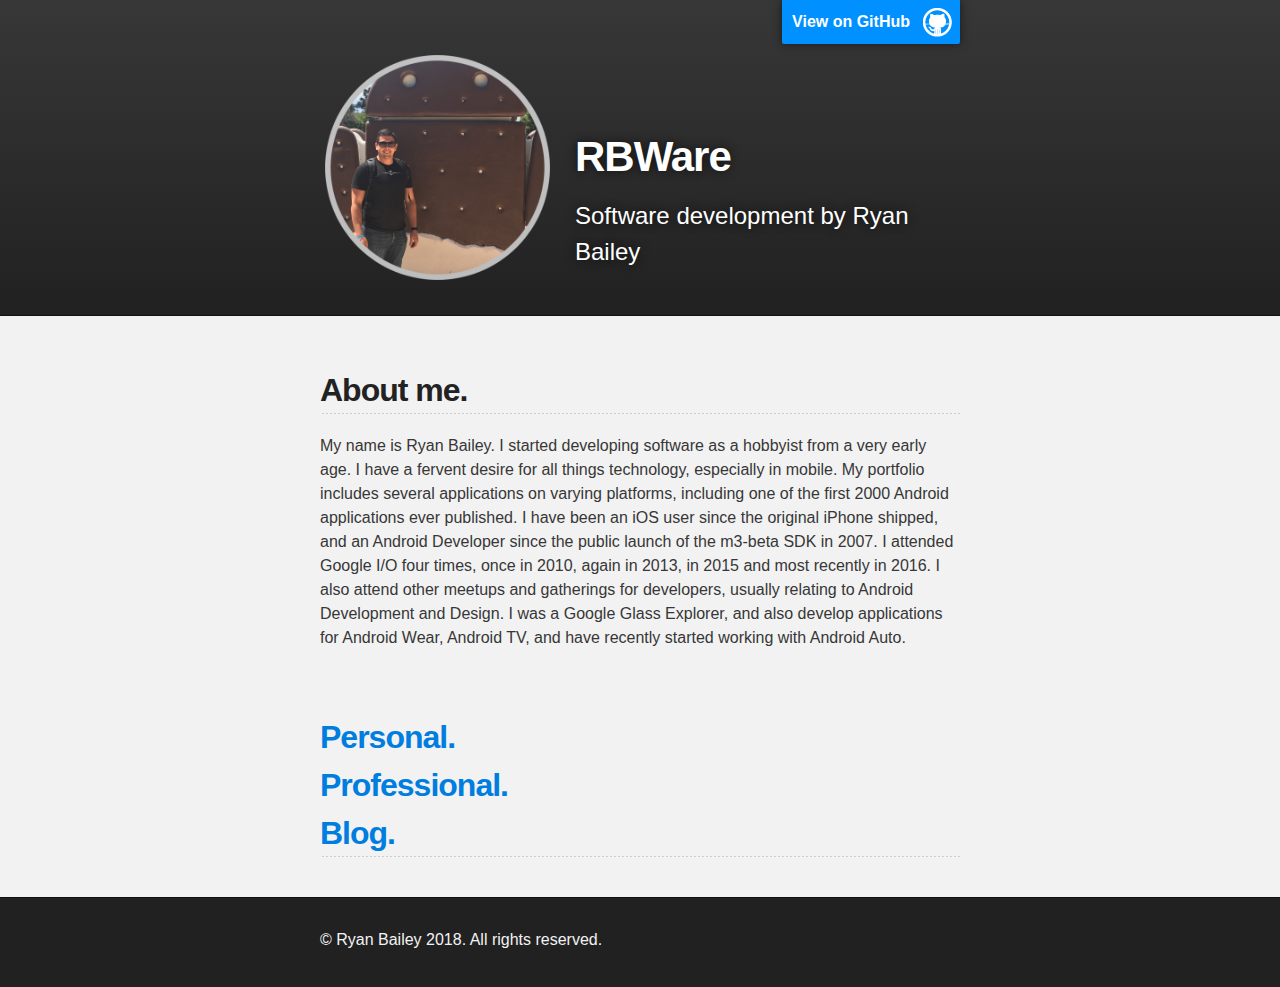
<file: index.html>
<!DOCTYPE html>
<html>

  <head>
    <meta charset='utf-8'>
    <meta http-equiv="X-UA-Compatible" content="chrome=1">
    <meta name="description" content="RBWare : ">

    <link rel="stylesheet" type="text/css" media="screen" href="stylesheets/stylesheet.css">

    <title>RBWare</title>
  </head>

  <body>

    <!-- HEADER -->
    <div id="header_wrap" class="outer">
        <header class="inner">
          <a id="forkme_banner" href="https://github.com/RBWare">View on GitHub</a>
          <table class="header-table-main">
              <td  class="header-table">
                <img src="images/profile.png" class="profile-img">
              </td>
              <td class="header-table">
                <h1 id="project_title" class="header-text">
                  </img> RBWare
                </h1>
                <p id="project_tagline">Software development by Ryan Bailey</p>
              </td>
          </table>
        </header>
    </div>

    <!-- MAIN CONTENT -->
    <div id="main_content_wrap" class="outer">
      <section id="main_content" class="inner">
        <h2>
          <span aria-hidden="true" class="octicon octicon-link">About me.</span>
        </h2>

    <p>My name is Ryan Bailey. I started developing software as a hobbyist from a very early age. I have a fervent desire for all things technology, especially in mobile. My portfolio includes several applications on varying platforms, including one of the first 2000 Android applications ever published. I have been an iOS user since the original iPhone shipped, and an Android Developer since the public launch of the m3-beta SDK in 2007. I attended Google I/O four
    times, once in 2010, again in 2013, in 2015 and most recently in 2016. I also attend other meetups and gatherings for developers, usually relating to Android Development and Design. I was a Google Glass Explorer, and also develop applications for Android Wear, Android TV, and have recently started working with Android Auto.<br><br><br></p>

        <h2>
          <a href="personal.html"><span aria-hidden="true" class="octicon octicon-link">Personal.</span></a><br />
          <a href="professional.html"><span aria-hidden="true" class="octicon octicon-link">Professional.</span></a><br />
          <a href="blog.html"><span aria-hidden="true" class="octicon octicon-link">Blog.</span></a><br />
        </h2>
      </section>
    </div>

    <!-- FOOTER  -->
    <div id="footer_wrap" class="outer">
      <footer class="inner">
        <p>© Ryan Bailey 2018. All rights reserved.</p>
      </footer>
    </div>



  </body>
</html>
</file>
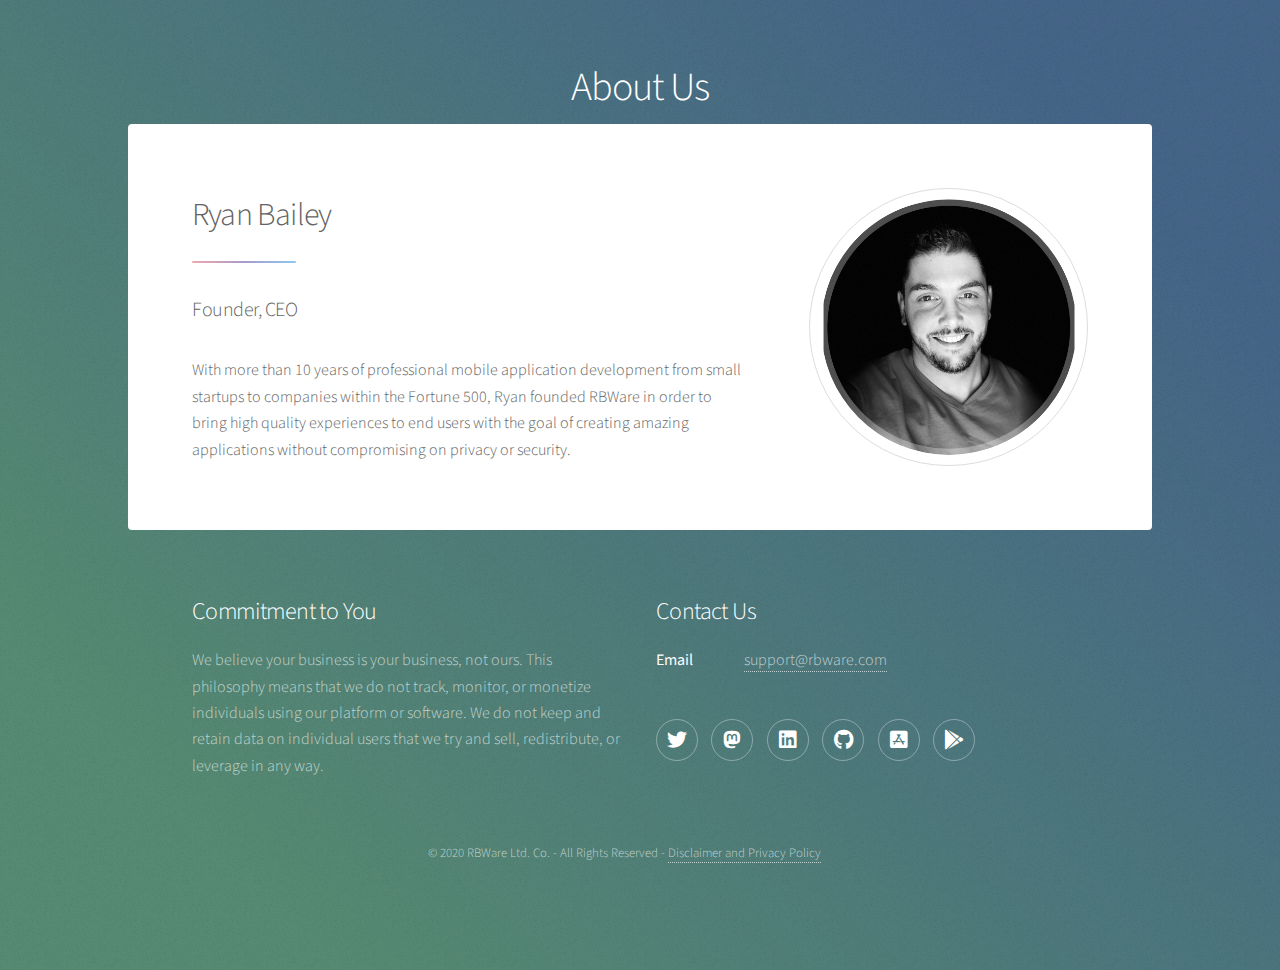
<file: about-us.html>
<!DOCTYPE HTML>
<html>
	<head>
		<title>RBWare</title>
		<meta charset="utf-8" />
		<meta name="viewport" content="width=device-width, initial-scale=1, user-scalable=no" />
		<link rel="stylesheet" href="assets/css/main.css" />
		<noscript><link rel="stylesheet" href="assets/css/noscript.css" /></noscript>
	</head>
	<body class="is-preload">

		<!-- Wrapper -->
			<div id="wrapper">

				<!-- Header -->
					<header id="header">
						<h1>About Us</h1>
					</header>

				<!-- Main -->
					<div id="main">

						<!-- Content -->
							<section id="content" class="main">

								<div class="spotlight">
									<div class="content">
										<header class="major">
											<h2>Ryan Bailey</h2>
											<h3>Founder, CEO</h3>
										</header>
										<p>With more than 10 years of professional mobile application development from small startups to companies within
											the Fortune 500, Ryan founded RBWare in order to bring high quality experiences to end users with the
											goal of creating amazing applications without compromising on privacy or security.</p>
									</div>
									<span class="image"><img src="images/homepage-profile.png" alt="" /></span>
								</div>

								<!-- <p> -->
								<!-- <img src="images/homepage-profile.png" width="220px" height="220px"></img> -->
								<!-- <h3>Ryan Bailey</h3>
								<h3>Founder | Chief Executive Officer</h3>
								</p> -->
							</section>

					</div>

				<!-- Footer -->
				<footer id="footer">
					<section>
						<h2>Commitment to You</h2>
						<p>We believe your business is your business, not ours. This philosophy means that we do not track, monitor, or monetize individuals using our platform or software. We do not keep and retain data on individual users that we try and sell, redistribute, or leverage in any way. </p>
					</section>
					<section>
						<h2>Contact Us</h2>
						<dl class="alt">
							<dt>Email</dt>
							<dd><a href="#">support@rbware.com</a></dd>
						</dl>
						<ul class="icons">
							<li><a href="https://twitter.com/" class="icon brands fa-twitter alt"><span class="label">Twitter</span></a></li>
							<li><a href="https://mastodon.social/@RBWare" class="icon brands fa-mastodon alt"><span class="label">Mastodon</span></a></li>
							<li><a href="https://www.linkedin.com/company/rbware" class="icon brands fa-linkedin alt"><span class="label">LinkedIn</span></a></li>
							<li><a href="https://github.com/RBWare" class="icon brands fa-github alt"><span class="label">GitHub</span></a></li>
							<li><a href="https://dribbble.com/RBWare" class="icon brands fa-app-store-ios alt"><span class="label">App Store</span></a></li>
							<li><a href="https://play.google.com/store/apps/developer?id=RBWare&hl=en_US" class="icon brands fa-google-play alt"><span class="label">Google Play</span></a></li>
						</ul>
					</section>
					<p class="copyright">&copy; 2020 RBWare Ltd. Co. - All Rights Reserved - <a href="disclaimer.html">Disclaimer and Privacy Policy</a></p>
				</footer>

			</div>

		<!-- Scripts -->
			<script src="assets/js/jquery.min.js"></script>
			<script src="assets/js/jquery.scrollex.min.js"></script>
			<script src="assets/js/jquery.scrolly.min.js"></script>
			<script src="assets/js/browser.min.js"></script>
			<script src="assets/js/breakpoints.min.js"></script>
			<script src="assets/js/util.js"></script>
			<script src="assets/js/main.js"></script>

	</body>
</html>
</file>
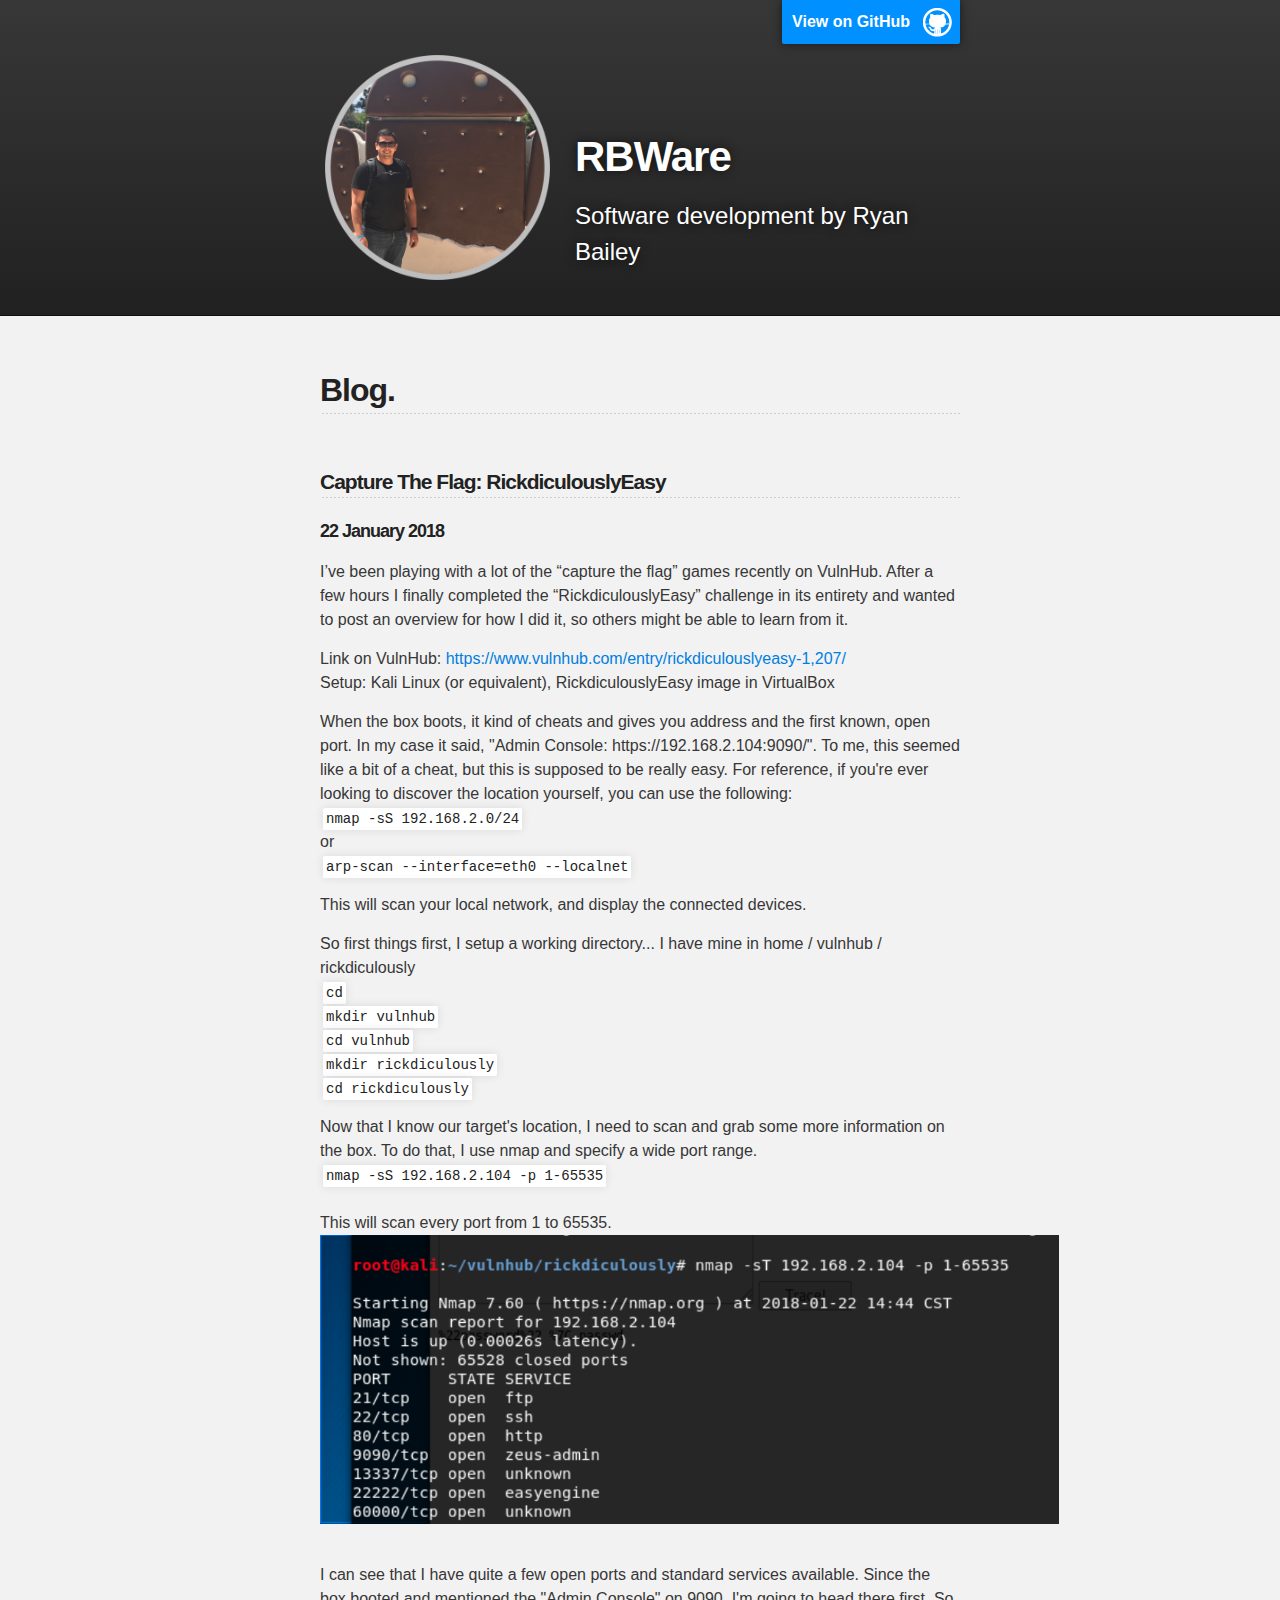
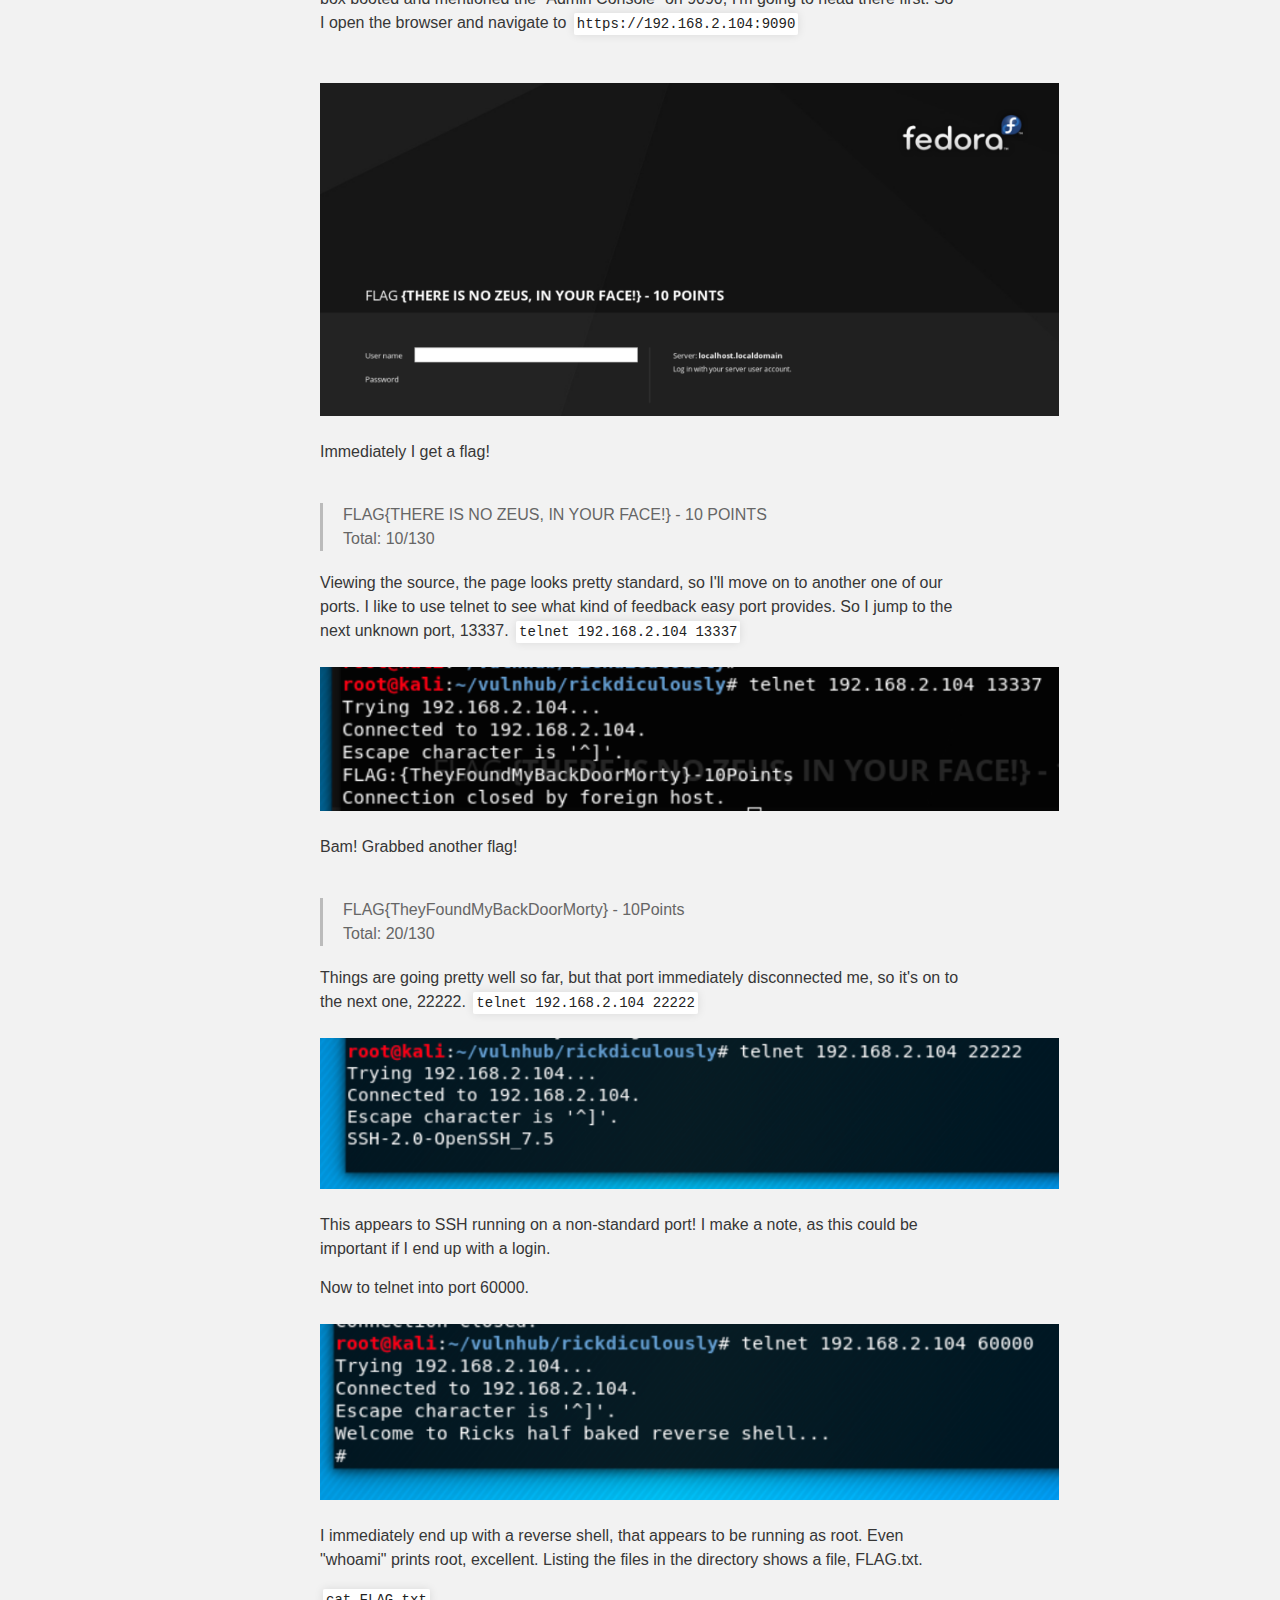
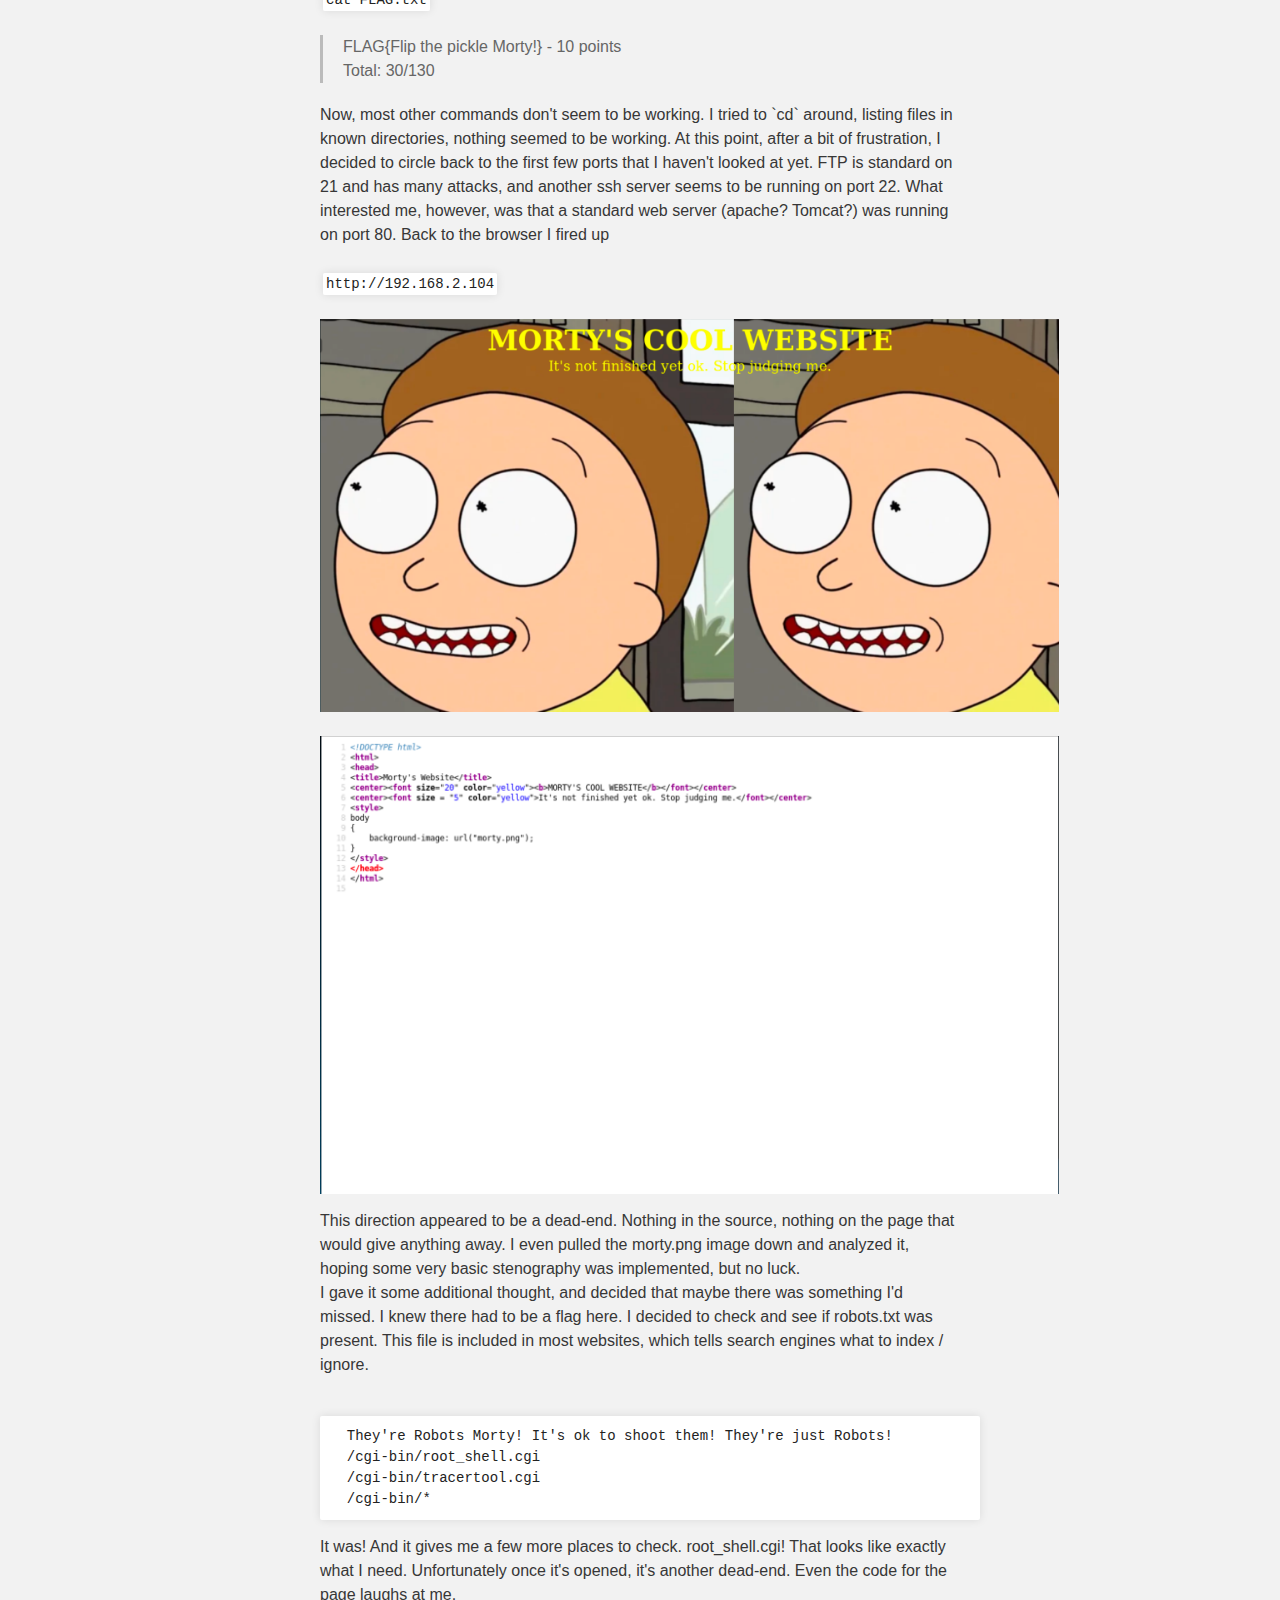
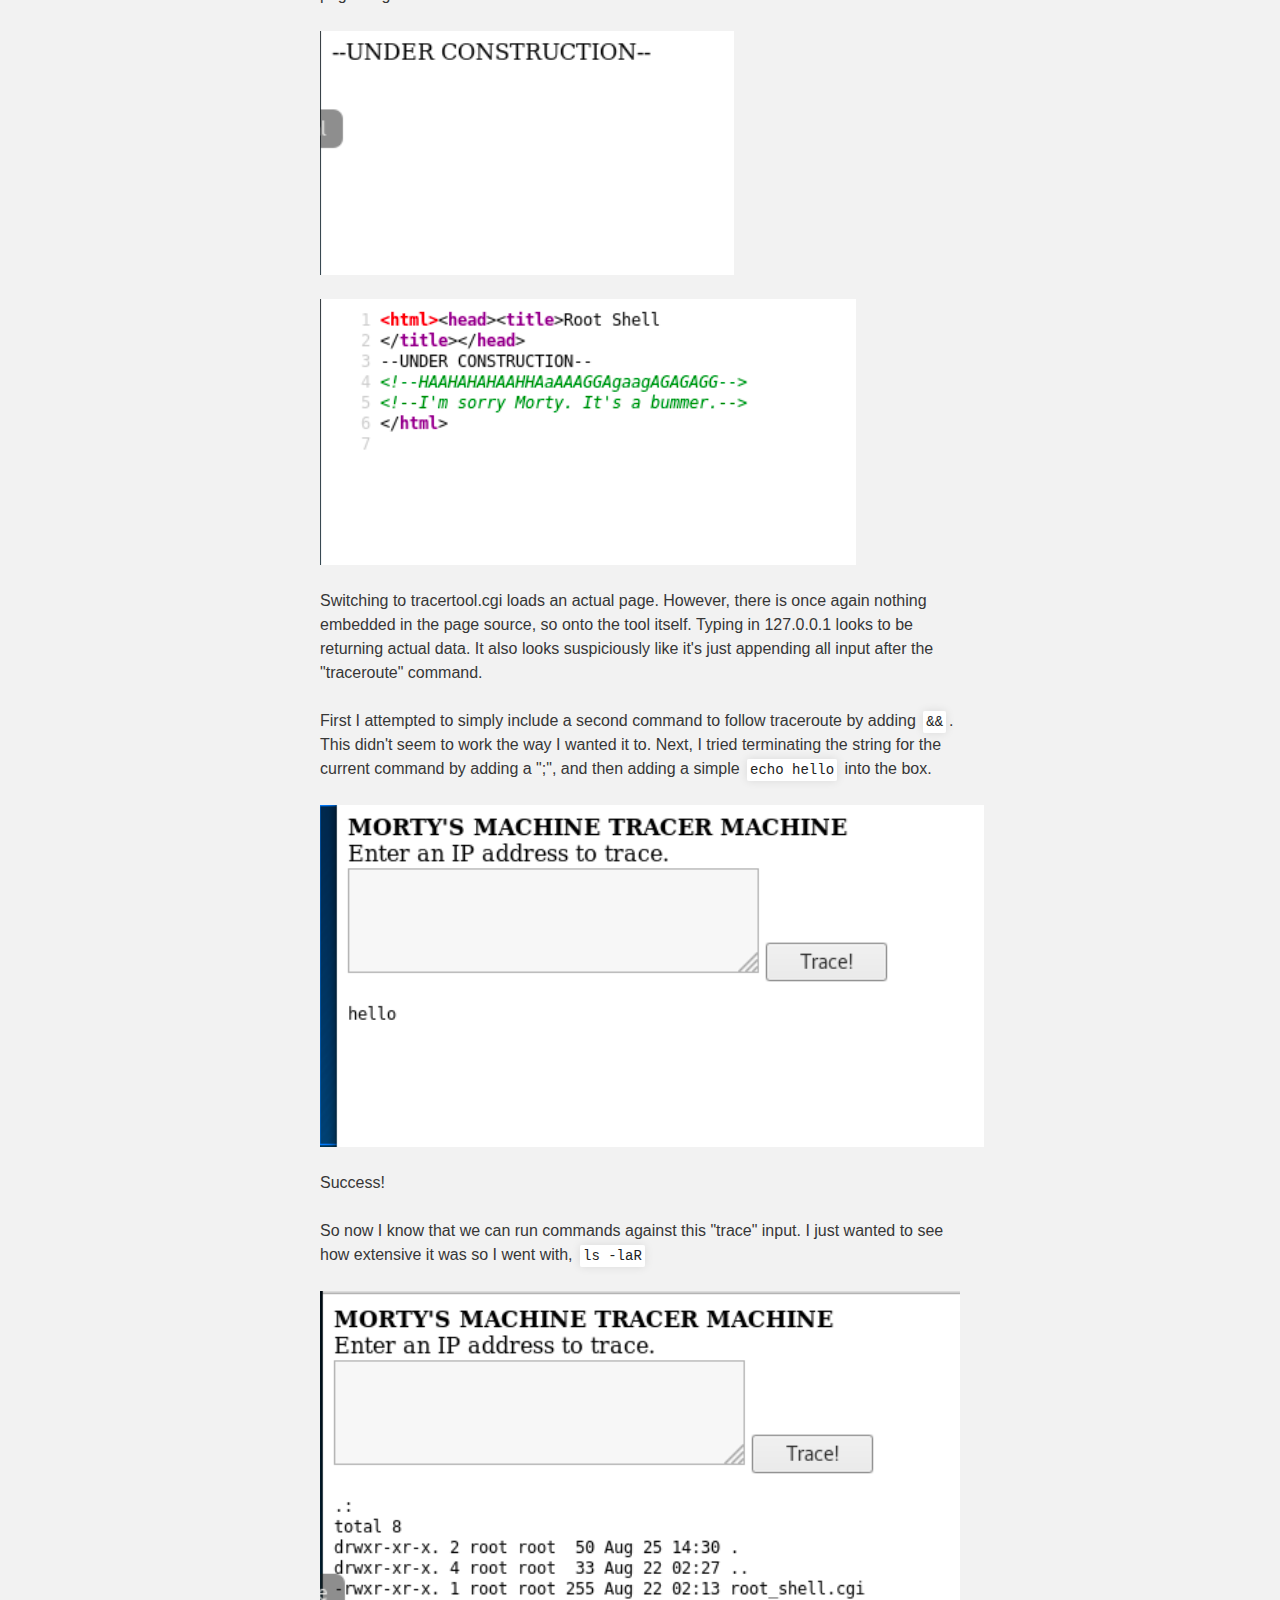
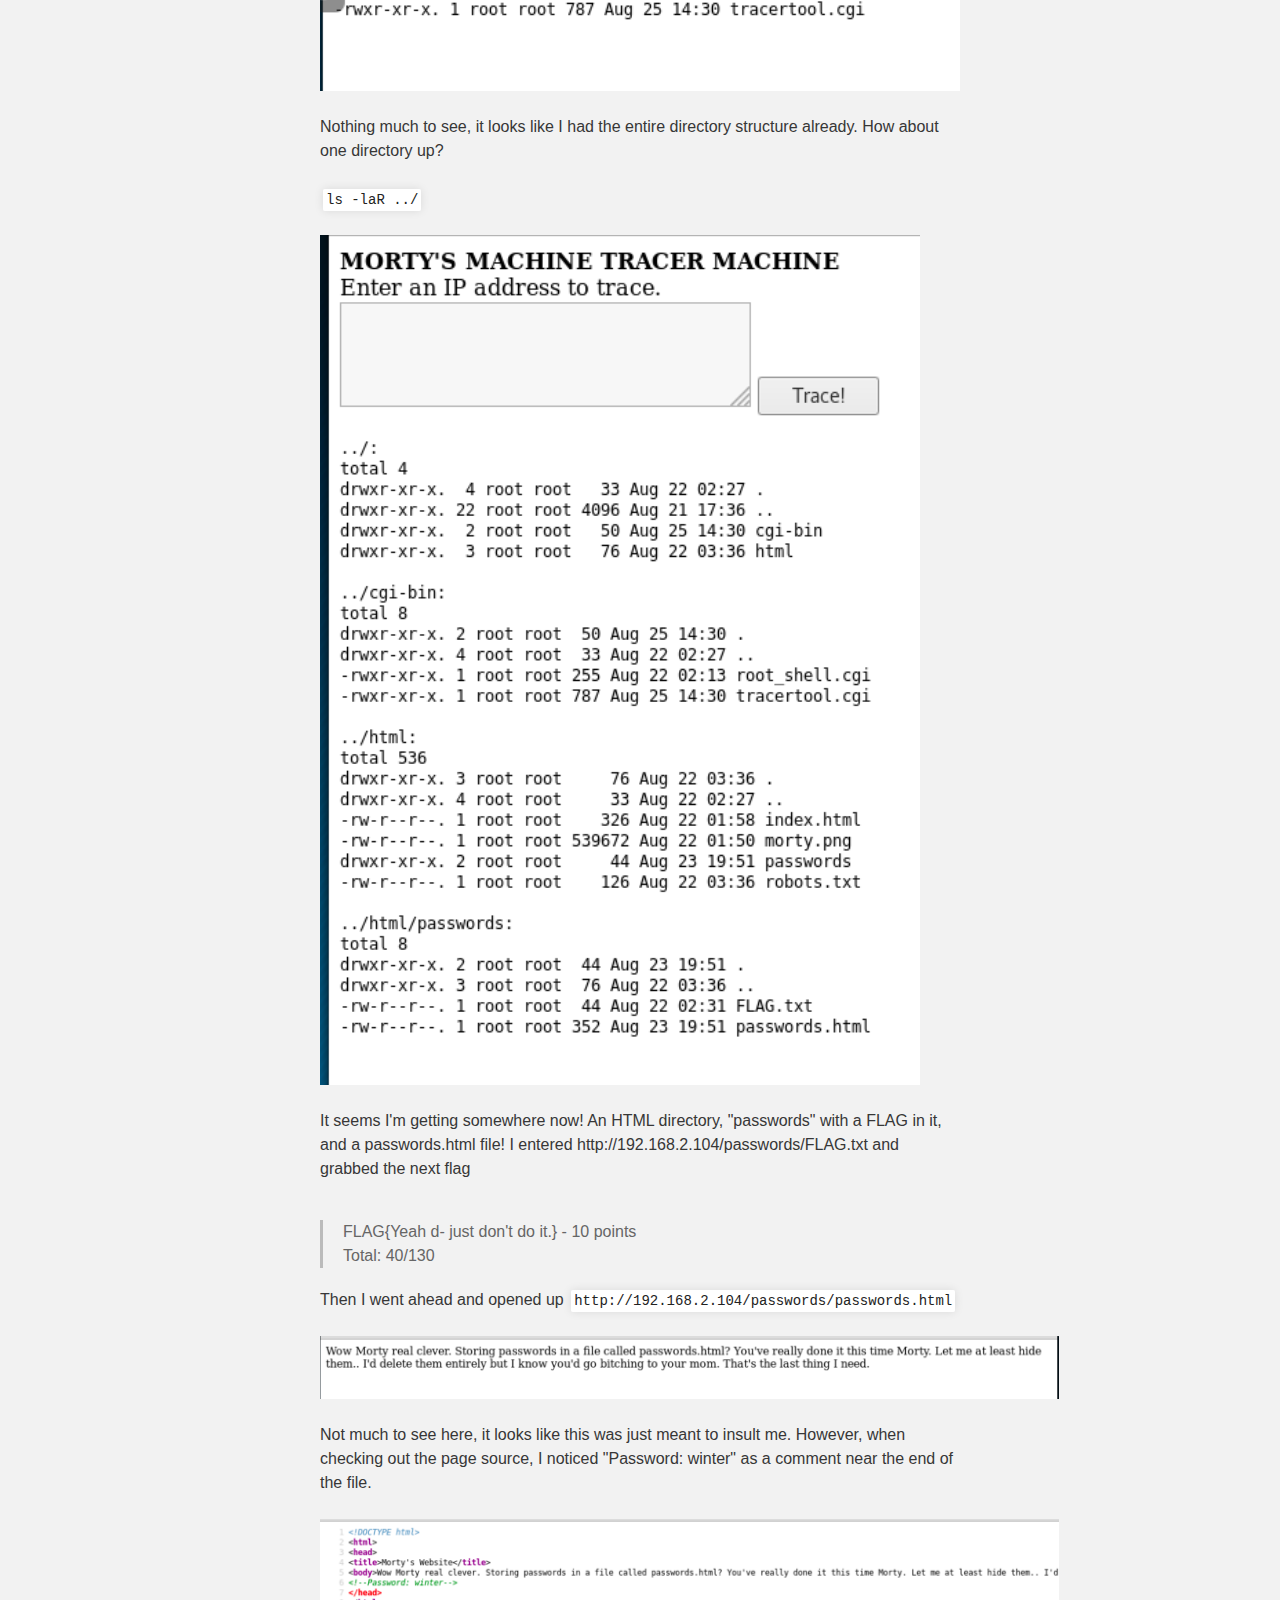
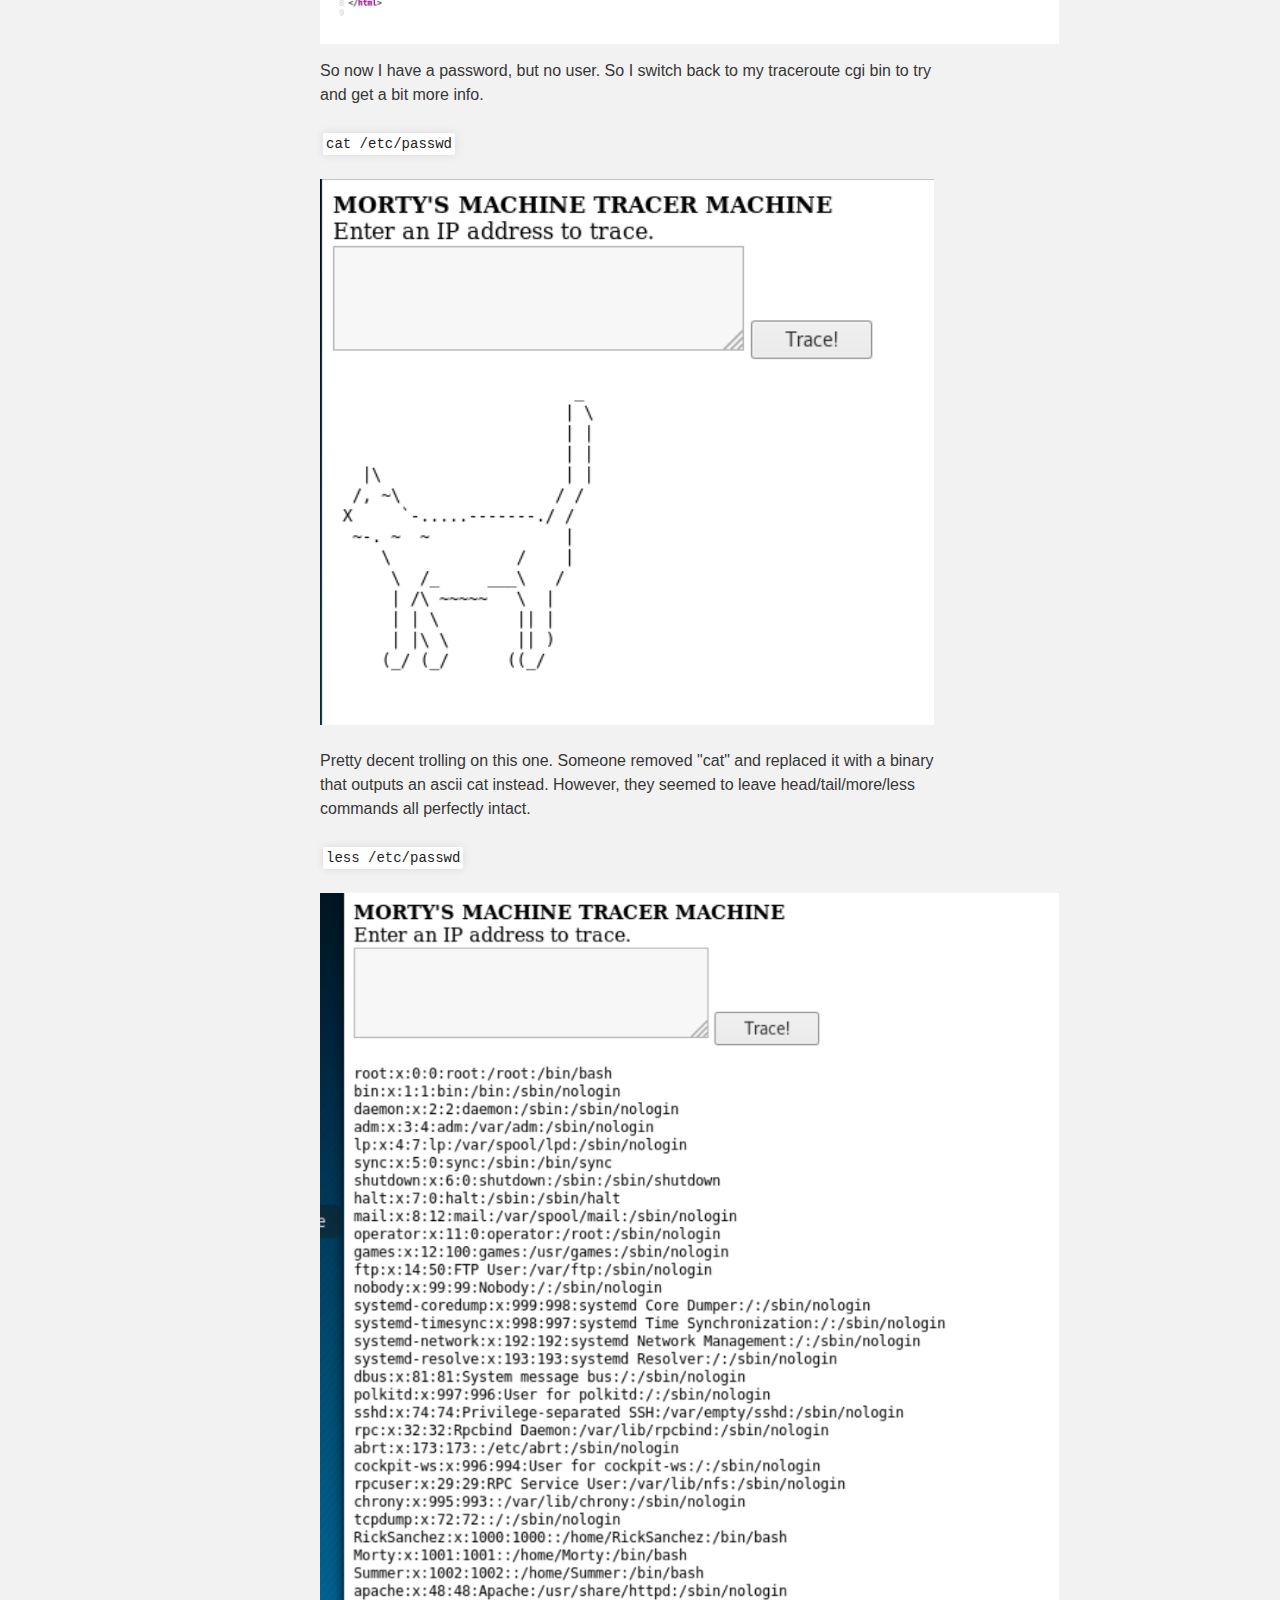
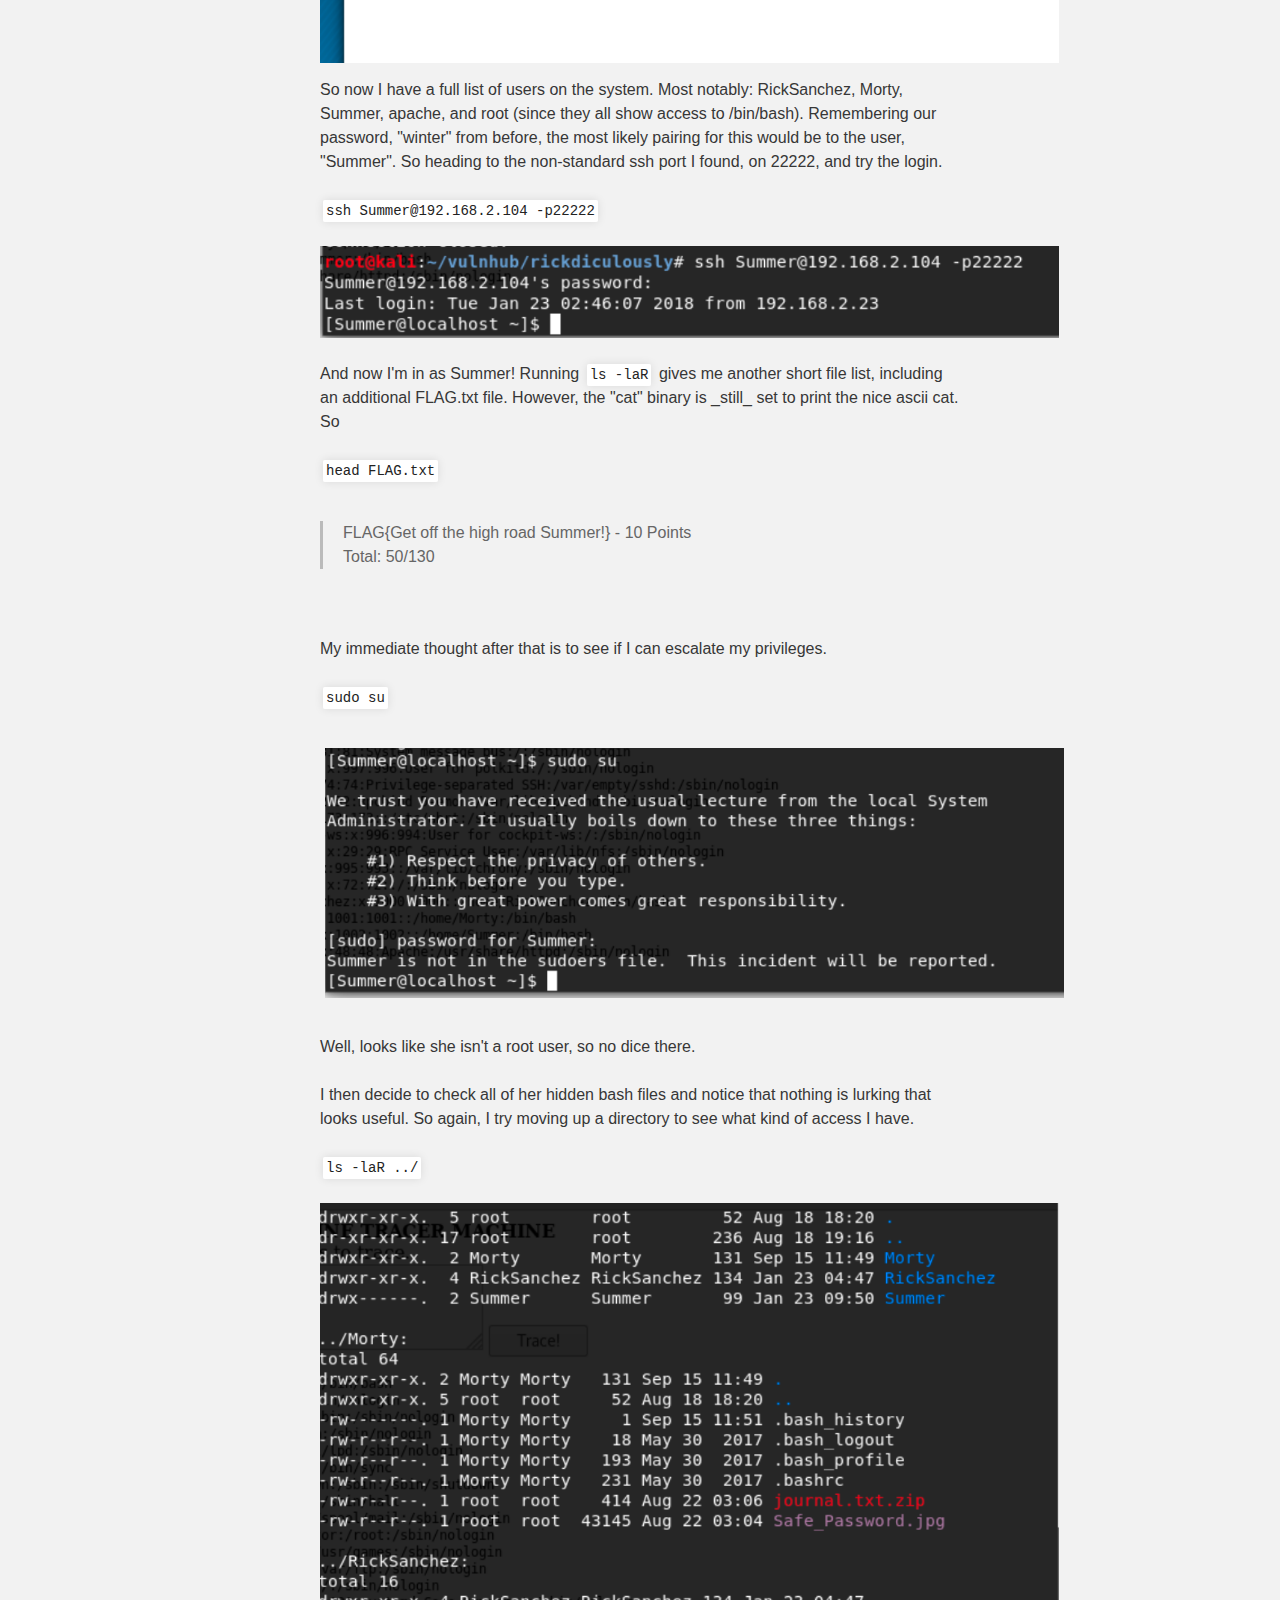
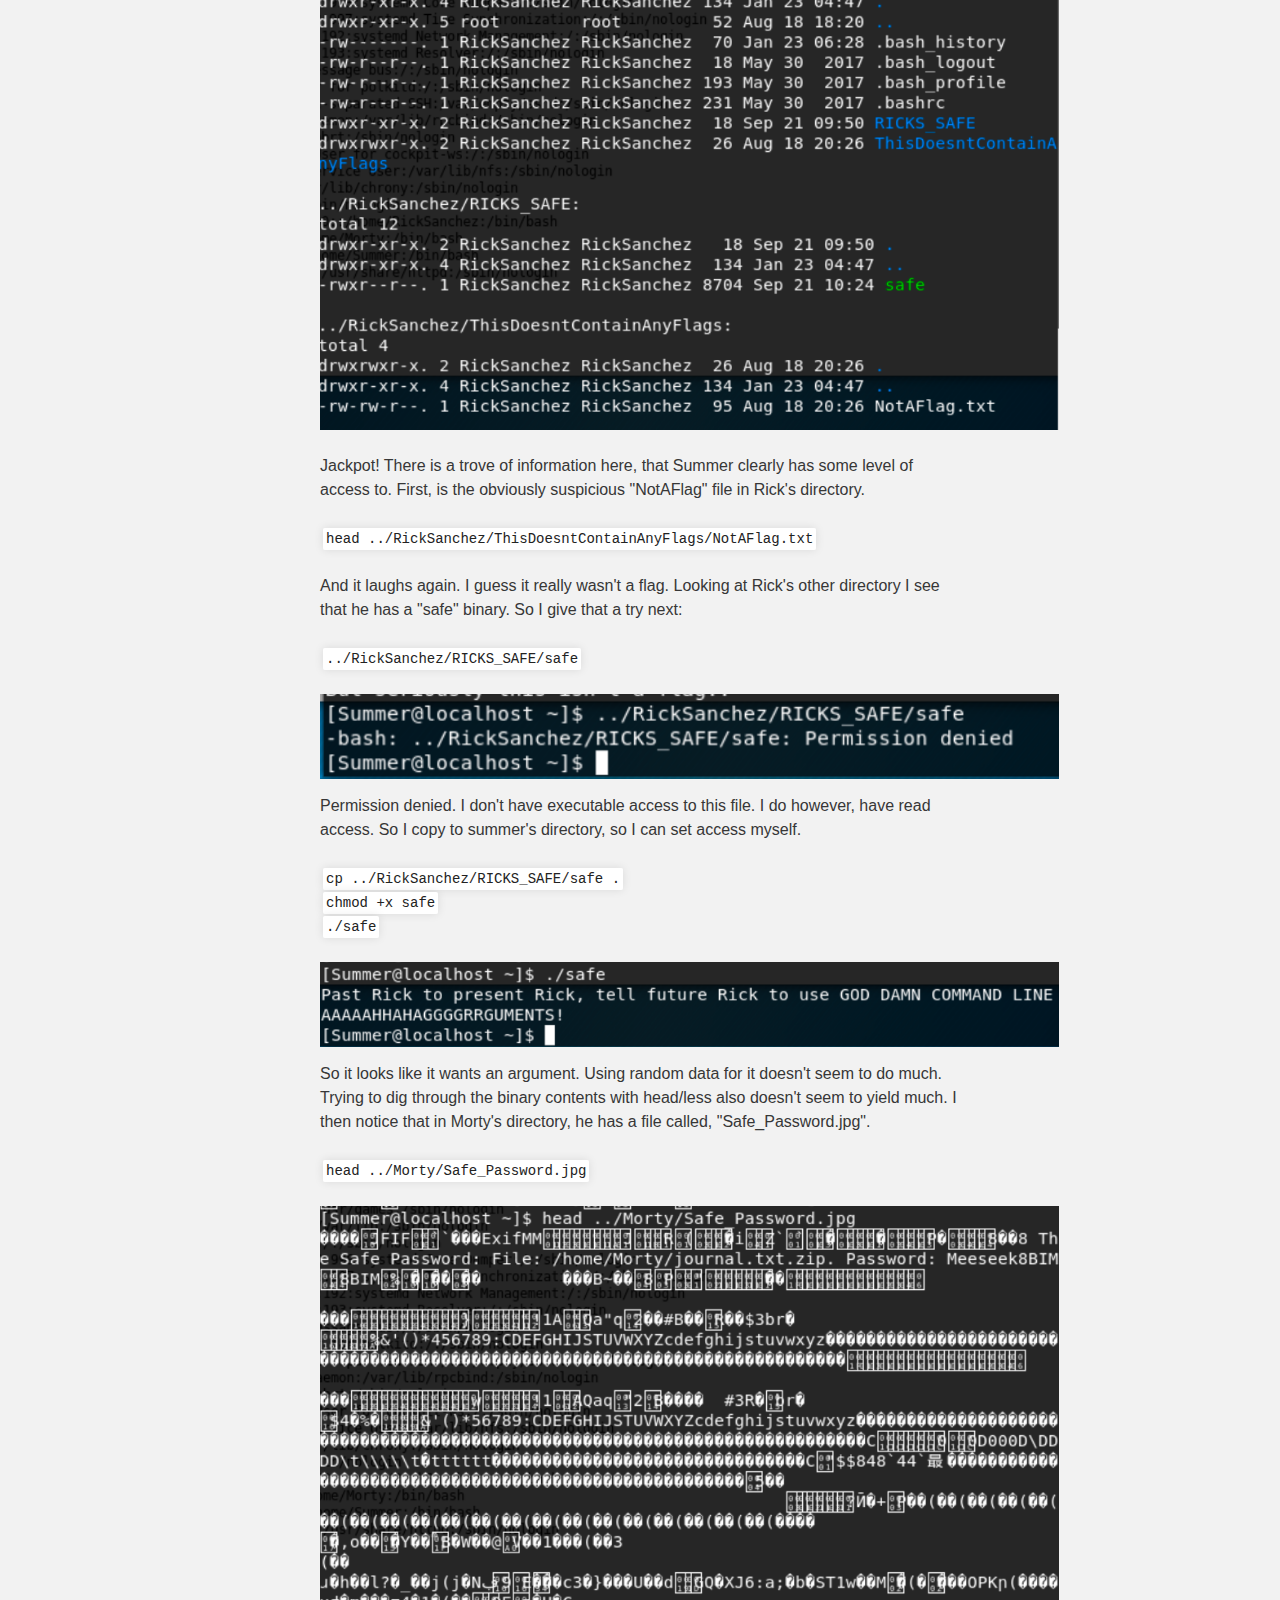
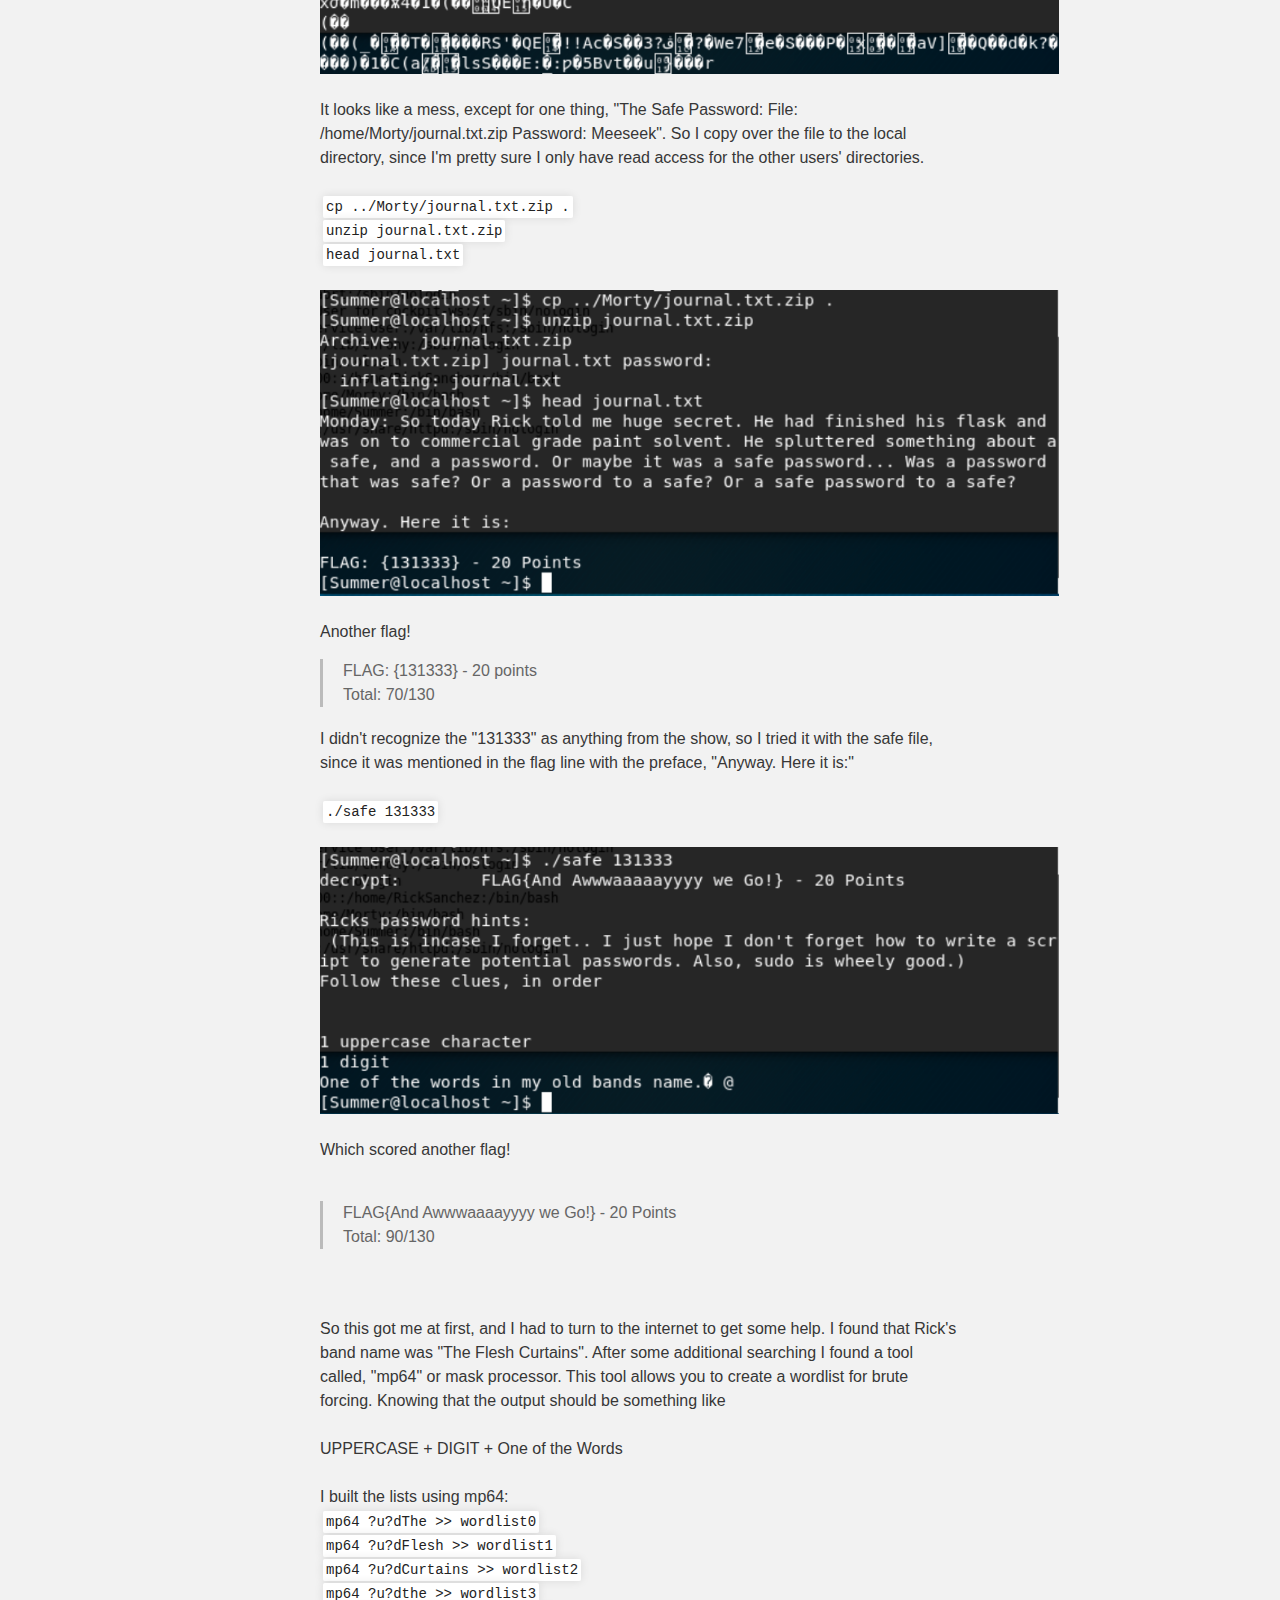
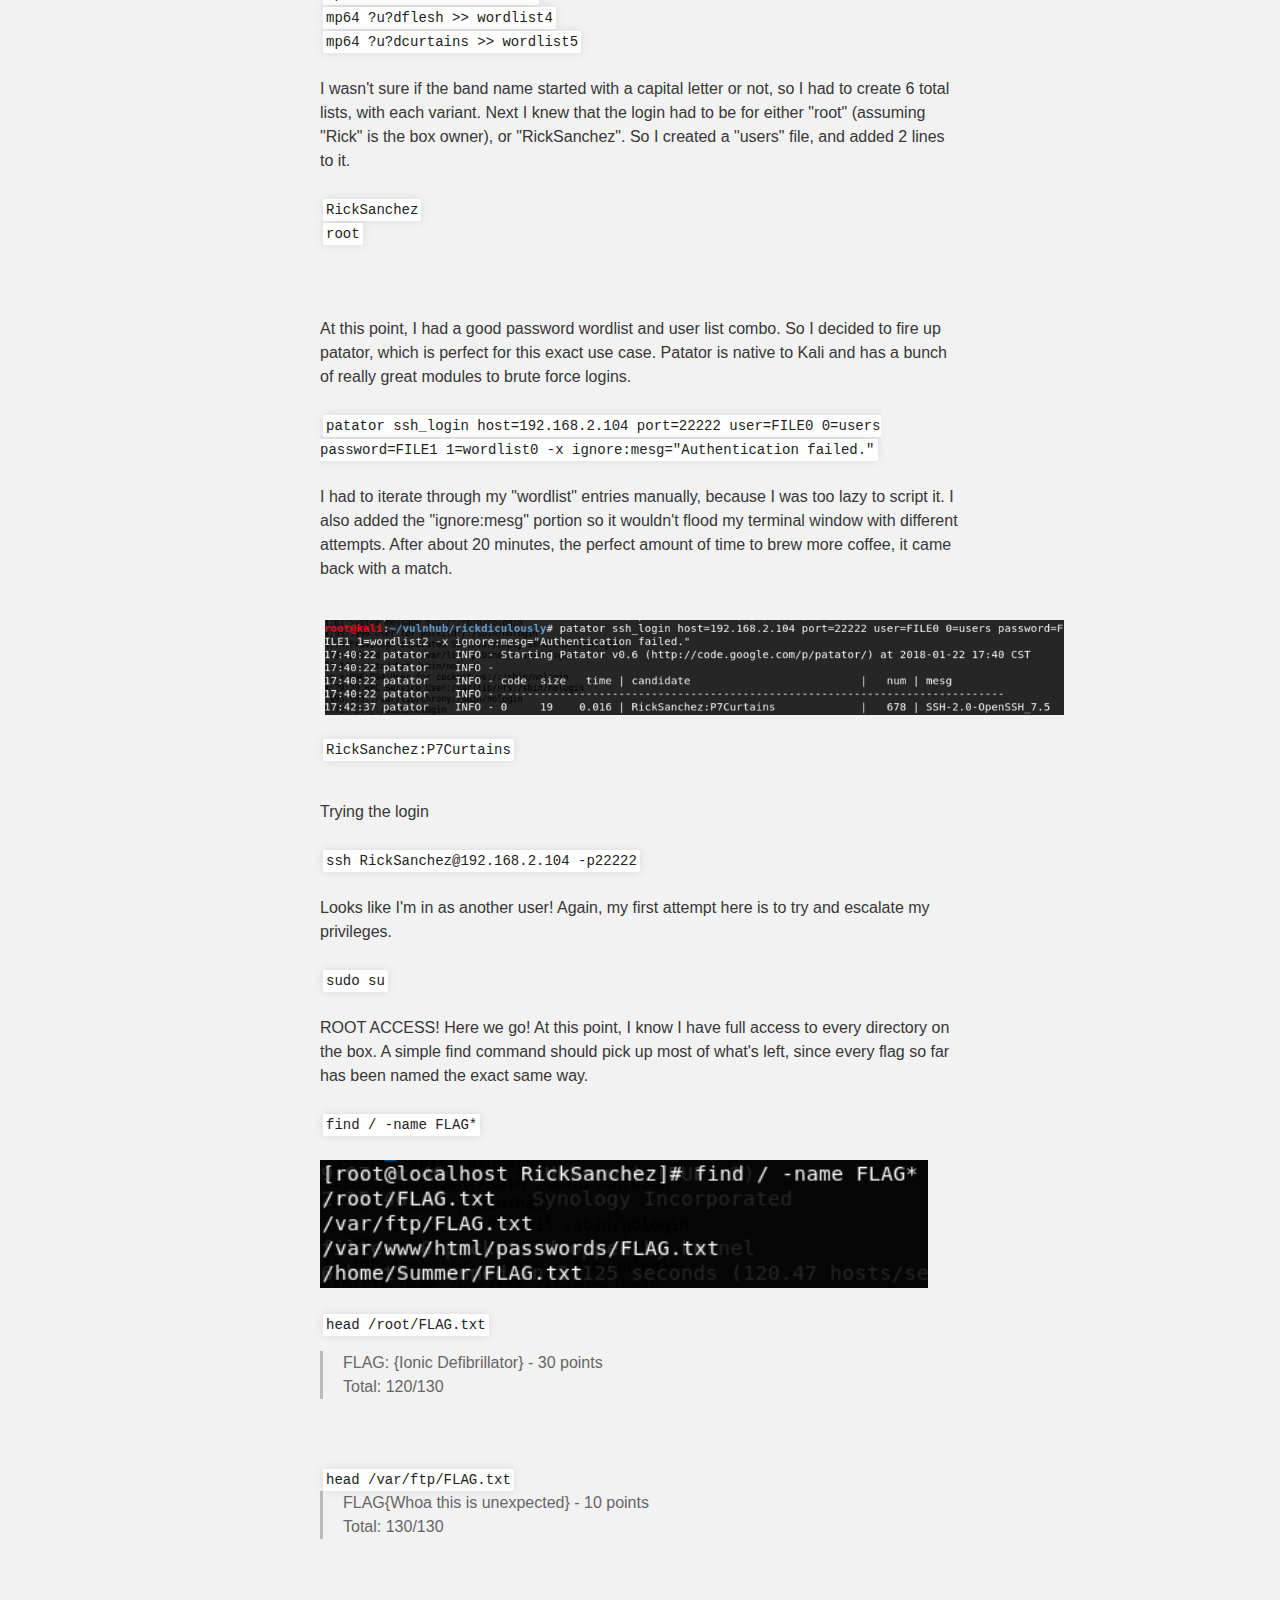
<file: blog.html>
<!DOCTYPE html>
<html>

  <head>
    <meta charset='utf-8'>
    <meta http-equiv="X-UA-Compatible" content="chrome=1">
    <meta name="description" content="RBWare : ">

    <link rel="stylesheet" type="text/css" media="screen" href="stylesheets/stylesheet.css">

    <title>RBWare</title>
  </head>

  <body>

    <!-- HEADER -->
    <div id="header_wrap" class="outer">
        <header class="inner">
          <a id="forkme_banner" href="https://github.com/RBWare">View on GitHub</a>
          <table class="header-table-main">
              <td  class="header-table">
                <img src="images/profile.png" class="profile-img">
              </td>
              <td class="header-table">
                <h1 id="project_title" class="header-text">
                  </img> RBWare
                </h1>
                <p id="project_tagline">Software development by Ryan Bailey</p>
              </td>
          </table>
        </header>
    </div>

    <!-- MAIN CONTENT -->
    <div id="main_content_wrap" class="outer">
      <section id="main_content" class="inner">
        <h2>
          <span aria-hidden="true" class="octicon octicon-link">Blog.</span>
        </h2>
        <section>
          <h4>
            <span aria-hidden="true" class="octicon octicon-link">Capture The Flag: RickdiculouslyEasy</span>
          </h4>
          <h5>
            <span aria-hidden="true" class="octicon octicon-link">22 January 2018</span>
          </h5>
            <p>
              <article>
              <p>I’ve been playing with a lot of the “capture the flag” games recently on VulnHub. After a few hours I finally completed the “RickdiculouslyEasy” challenge in its entirety and wanted to post an overview for how I did it, so others might be able to learn from it.</p>

              <p>Link on VulnHub: <a href="https://www.vulnhub.com/entry/rickdiculouslyeasy-1,207/">https://www.vulnhub.com/entry/rickdiculouslyeasy-1,207/</a><br />
              Setup: Kali Linux (or equivalent), RickdiculouslyEasy image in VirtualBox</p>

              <p>When the box boots, it kind of cheats and gives you address and the first known, open port. In my case it said, "Admin Console: https://192.168.2.104:9090/". To me, this seemed like a bit of a cheat, but this is supposed to be really easy. For reference, if you're ever looking to discover the location yourself, you can use the following:
                <br />
                <code>nmap -sS 192.168.2.0/24</code><br />
                or<br />
                <code>arp-scan --interface=eth0 --localnet</code>
              </p>

              <p>This will scan your local network, and display the connected devices.</p>

              <p>So first things first, I setup a working directory... I have mine in home / vulnhub / rickdiculously<br />
                <code>cd</code><br />
                <code>mkdir vulnhub</code><br />
                <code>cd vulnhub</code><br />
                <code>mkdir rickdiculously</code><br />
                <code>cd rickdiculously</code><br />
              </p>
              <p>Now that I know our target's location, I need to scan and grab some more information on the box. To do that, I use nmap and specify a wide port range.
                <br />
                <code>nmap -sS 192.168.2.104 -p 1-65535</code><br /><br />

                This will scan every port from 1 to 65535.<br />
                <img src="images/vulnhub-rickdiculously/1.png"><br /><br />
              </p>
              <p>I can see that I have quite a few open ports and standard services available. Since the box booted and mentioned the "Admin Console" on 9090, I'm going to head there first. So I open the browser and navigate to

                <code>https://192.168.2.104:9090</code><br /><br /><br />


                <img src="images/vulnhub-rickdiculously/2.png"><br /><br />

                Immediately I get a flag!<br /><br />

                <blockquote>
                  FLAG{THERE IS NO ZEUS, IN YOUR FACE!} - 10 POINTS<br />
                  Total: 10/130
                </blockquote>
              </p>
              <p>Viewing the source, the page looks pretty standard, so I'll move on to another one of our ports. I like to use telnet to see what kind of feedback easy port provides. So I jump to the next unknown port, 13337.

                <code>telnet 192.168.2.104 13337</code><br /><br />

                <img src="images/vulnhub-rickdiculously/3.png"><br /><br />

                Bam! Grabbed another flag!<br /><br />

                <blockquote>
                  FLAG{TheyFoundMyBackDoorMorty} - 10Points<br />
                  Total: 20/130
                </blockquote>
              </p>
              <p>Things are going pretty well so far, but that port immediately disconnected me, so it's on to the next one, 22222.

              <code>telnet 192.168.2.104 22222</code><br /><br />

                <img src="images/vulnhub-rickdiculously/4.png"><br /><br />

                This appears to SSH running on a non-standard port! I make a note, as this could be important if I end up with a login.
              </p>
              <p>Now to telnet into port 60000.<br /><br />

                <img src="images/vulnhub-rickdiculously/5.png"><br /><br />

                I immediately end up with a reverse shell, that appears to be running as root. Even "whoami" prints root, excellent. Listing the files in the directory shows a file, FLAG.txt.
              </p>
              <code>cat FLAG.txt</code><br /><br />

              <blockquote>
                FLAG{Flip the pickle Morty!} - 10 points<br />
                Total: 30/130
              </blockquote>
              <p>
                Now, most other commands don't seem to be working. I tried to `cd` around, listing files in known directories, nothing seemed to be working. At this point, after a bit of frustration, I decided to circle back to the first few ports that I haven't looked at yet. FTP is standard on 21 and has many attacks, and another ssh server seems to be running on port 22. What interested me, however, was that a standard web server (apache? Tomcat?) was running on port 80. Back to the browser I fired up<br /><br />

                <code>http://192.168.2.104</code><br /><br />

                <img src="images/vulnhub-rickdiculously/6.png"><br /><br />
                <img src="images/vulnhub-rickdiculously/7.png">
              </p>
              <p>
                This direction appeared to be a dead-end. Nothing in the source, nothing on the page that would give anything away. I even pulled the morty.png image down and analyzed it, hoping some very basic stenography was implemented, but no luck.
                <br />
                I gave it some additional thought, and decided that maybe there was something I'd missed. I knew there had to be a flag here. I decided to check and see if robots.txt was present. This file is included in most websites, which tells search engines what to index / ignore.
                <br /><br />
<pre code>
  They're Robots Morty! It's ok to shoot them! They're just Robots!
  /cgi-bin/root_shell.cgi
  /cgi-bin/tracertool.cgi
  /cgi-bin/*
</pre code>
              </p>
              <p>
                It was! And it gives me a few more places to check. root_shell.cgi! That looks like exactly what I need. Unfortunately once it's opened, it's another dead-end. Even the code for the page laughs at me.
                <br /><br />
                <img src="images/vulnhub-rickdiculously/8.png"><br /><br />
                <img src="images/vulnhub-rickdiculously/9.png"><br /><br />
                Switching to tracertool.cgi loads an actual page. However, there is once again nothing embedded in the page source, so onto the tool itself. Typing in 127.0.0.1 looks to be returning actual data. It also looks suspiciously like it's just appending all input after the "traceroute" command.
                <br /><br />
                First I attempted to simply include a second command to follow traceroute by adding <code>&&</code>. This didn't seem to work the way I wanted it to. Next, I tried terminating the string for the current command by adding a ";", and then adding a simple <code>echo hello</code> into the box.
                <br /><br />
                <img src="images/vulnhub-rickdiculously/11.png">
                <br /><br />
                Success!
                <br /><br />
                So now I know that we can run commands against this "trace" input. I just wanted to see how extensive it was so I went with, <code>ls -laR</code>
                <br /><br />
                <img src="images/vulnhub-rickdiculously/12.png">
                <br /><br />
                Nothing much to see, it looks like I had the entire directory structure already. How about one directory up?
                <br /><br />
                <code>ls -laR ../</code>
                <br /><br />
                <img src="images/vulnhub-rickdiculously/13.png"><br /><br />
                It seems I'm getting somewhere now! An HTML directory, "passwords" with a FLAG in it, and a passwords.html file! I entered http://192.168.2.104/passwords/FLAG.txt and grabbed the next flag
                <br /><br />
                <blockquote>
                  FLAG{Yeah d- just don't do it.} - 10 points<br />
                  Total: 40/130
                </blockquote>
              </p>
              <p>
                Then I went ahead and opened up <code>http://192.168.2.104/passwords/passwords.html</code><br /><br />
                <img src="images/vulnhub-rickdiculously/14.png"><br /><br />
                Not much to see here, it looks like this was just meant to insult me. However, when checking out the page source, I noticed "Password: winter" as a comment near the end of the file.
                <br /><br />
                <img src="images/vulnhub-rickdiculously/15.png">
              </p>
              <p>
                So now I have a password, but no user. So I switch back to my traceroute cgi bin to try and get a bit more info.
                <br /><br />
                <code>cat /etc/passwd</code>
                <br /><br />
                <img src="images/vulnhub-rickdiculously/16.png">
                <br /><br />
                Pretty decent trolling on this one. Someone removed "cat" and replaced it with a binary that outputs an ascii cat instead. However, they seemed to leave head/tail/more/less commands all perfectly intact.
                <br /><br />
                <code>less /etc/passwd</code>
                <br /><br />
                <img src="images/vulnhub-rickdiculously/17.png">
              </p>
              <p>
                So now I have a full list of users on the system. Most notably: RickSanchez, Morty, Summer, apache, and root (since they all show access to /bin/bash). Remembering our password, "winter" from before, the most likely pairing for this would be to the user, "Summer". So heading to the non-standard ssh port I found, on 22222, and try the login.
                <br /><br />
                <code>ssh Summer@192.168.2.104 -p22222</code>
                <br /><br />
                <img src="images/vulnhub-rickdiculously/18.png">
                <br /><br />
                And now I'm in as Summer! Running <code>ls -laR</code> gives me another short file list, including an additional FLAG.txt file. However, the "cat" binary is _still_ set to print the nice ascii cat. So
                <br /><br />
                <code>head FLAG.txt</code>
                <br /><br />
                <blockquote>
                  FLAG{Get off the high road Summer!} - 10 Points<br />
                  Total: 50/130
                </blockquote>
                <br /><br />
                My immediate thought after that is to see if I can escalate my privileges.
                <br /><br />
                <code>sudo su</code>
                <br /><br />
                <img src="images/vulnhub-rickdiculously/19.png">
              </p>
              <p>
                Well, looks like she isn't a root user, so no dice there.
                <br /><br />
                I then decide to check all of her hidden bash files and notice that nothing is lurking that looks useful. So again, I try moving up a directory to see what kind of access I have.
                <br /><br />
                <code>ls -laR ../</code>
                <br /><br />
                <img src="images/vulnhub-rickdiculously/20.png">
                <br /><br />
                Jackpot! There is a trove of information here, that Summer clearly has some level of access to. First, is the obviously suspicious "NotAFlag" file in Rick's directory.
                <br /><br />
                <code>head ../RickSanchez/ThisDoesntContainAnyFlags/NotAFlag.txt</code>
                <br /><br />
                And it laughs again. I guess it really wasn't a flag. Looking at Rick's other directory I see that he has a "safe" binary. So I give that a try next:
                <br /><br />
                <code>../RickSanchez/RICKS_SAFE/safe</code>
                <br /><br />
                <img src="images/vulnhub-rickdiculously/21.png">
              </p>
              <p>
                Permission denied. I don't have executable access to this file. I do however, have read access. So I copy to summer's directory, so I can set access myself.
                <br /><br />
                <code>cp ../RickSanchez/RICKS_SAFE/safe .</code><br />
                <code>chmod +x safe</code><br />
                <code>./safe</code><br /><br />
                <img src="images/vulnhub-rickdiculously/22.png">
              </p>
              <p>
                So it looks like it wants an argument. Using random data for it doesn't seem to do much. Trying to dig through the binary contents with head/less also doesn't seem to yield much. I then notice that in Morty's directory, he has a file called, "Safe_Password.jpg".
                <br /><br />
                <code>head ../Morty/Safe_Password.jpg</code>
                <br /><br />
                <img src="images/vulnhub-rickdiculously/23.png"><br /><br />
                It looks like a mess, except for one thing, "The Safe Password: File: /home/Morty/journal.txt.zip Password: Meeseek". So I copy over the file to the local directory, since I'm pretty sure I only have read access for the other users' directories.
                <br /><br />
                <code>cp ../Morty/journal.txt.zip .</code><br />
                <code>unzip journal.txt.zip</code><br />
                <code>head journal.txt</code><br /><br />
                <img src="images/vulnhub-rickdiculously/24.png">
                <br /><br />
                Another flag!
                <blockquote>
                  FLAG: {131333} - 20 points<br />
                  Total: 70/130
                </blockquote>
              </p>
              <p>
                I didn't recognize the "131333" as anything from the show, so I tried it with the safe file, since it was mentioned in the flag line with the preface, "Anyway. Here it is:"
                <br /><br />
                <code>./safe 131333</code><br /><br />
                <img src="images/vulnhub-rickdiculously/25.png">
                <br /><br />
                Which scored another flag!<br /><br />
                <blockquote>
                  FLAG{And Awwwaaaayyyy we Go!} - 20 Points<br />
                  Total: 90/130
                </blockquote>
                <br /><br />
                So this got me at first, and I had to turn to the internet to get some help. I found that Rick's band name was "The Flesh Curtains". After some additional searching I found a tool called, "mp64" or mask processor. This tool allows you to create a wordlist for brute forcing. Knowing that the output should be something like
                <br /><br />
                UPPERCASE + DIGIT + One of the Words
                <br /><br />
                I built the lists using mp64:
                <br />
                <code>mp64 ?u?dThe >> wordlist0</code><br />
                <code>mp64 ?u?dFlesh >> wordlist1</code><br />
                <code>mp64 ?u?dCurtains >> wordlist2</code><br />
                <code>mp64 ?u?dthe >> wordlist3</code><br />
                <code>mp64 ?u?dflesh >> wordlist4</code><br />
                <code>mp64 ?u?dcurtains >> wordlist5</code><br /><br />

                I wasn't sure if the band name started with a capital letter or not, so I had to create 6 total lists, with each variant. Next I knew that the login had to be for either "root" (assuming "Rick" is the box owner), or "RickSanchez". So I created a "users" file, and added 2 lines to it.
                <br /><br />
                <code>RickSanchez</code><br />
                <code>root</code><br /><br />
                <br /><br />
                At this point, I had a good password wordlist and user list combo. So I decided to fire up patator, which is perfect for this exact use case. Patator is native to Kali and has a bunch of really great modules to brute force logins.
                <br /><br />
                <code>patator ssh_login host=192.168.2.104 port=22222 user=FILE0 0=users password=FILE1 1=wordlist0 -x ignore:mesg="Authentication failed."</code>
                <br /><br />
                I had to iterate through my "wordlist" entries manually, because I was too lazy to script it. I also added the "ignore:mesg" portion so it wouldn't flood my terminal window with different attempts. After about 20 minutes, the perfect amount of time to brew more coffee, it came back with a match.
                <br /><br />
                <img src="images/vulnhub-rickdiculously/26.png">
                <code>RickSanchez:P7Curtains</code>
                <br /><br />
              </p>
              <p>

                Trying the login
                <br /><br />
                <code>ssh RickSanchez@192.168.2.104 -p22222</code>
                <br /><br />
                Looks like I'm in as another user! Again, my first attempt here is to try and escalate my privileges.
                <br /><br />
                <code>sudo su</code>
                <br /><br />
                ROOT ACCESS! Here we go! At this point, I know I have full access to every directory on the box. A simple find command should pick up most of what's left, since every flag so far has been named the exact same way.
                <br /><br />
                <code>find / -name FLAG*</code><br /><br />
                <img src="images/vulnhub-rickdiculously/27.png">
                <br /><br />
                <code>head /root/FLAG.txt</code><br />
                <blockquote>
                  FLAG: {Ionic Defibrillator} - 30 points<br />
                  Total: 120/130
                </blockquote>
                <br /><br />
                <code>head /var/ftp/FLAG.txt</code><br />
                <blockquote>
                  FLAG{Whoa this is unexpected} - 10 points<br />
                  Total: 130/130
                </blockquote><br /><br />
                And that's everything! I have a suspicion that there was probably another way in, via the FTP port, since a flag was hanging out there. I never got to the point where I tried to attack that port directly, but everything still worked out really well. I have to say, this challenge was a lot of fun, and really helped me to learn some cool new tools.
              </p>
            </article>
            </p>
        </section>
      </section>
    </div>

    <!-- FOOTER  -->
    <div id="footer_wrap" class="outer">
      <footer class="inner">
        <p>© Ryan Bailey 2018. All rights reserved.</p>
      </footer>
    </div>



  </body>
</html>
</file>
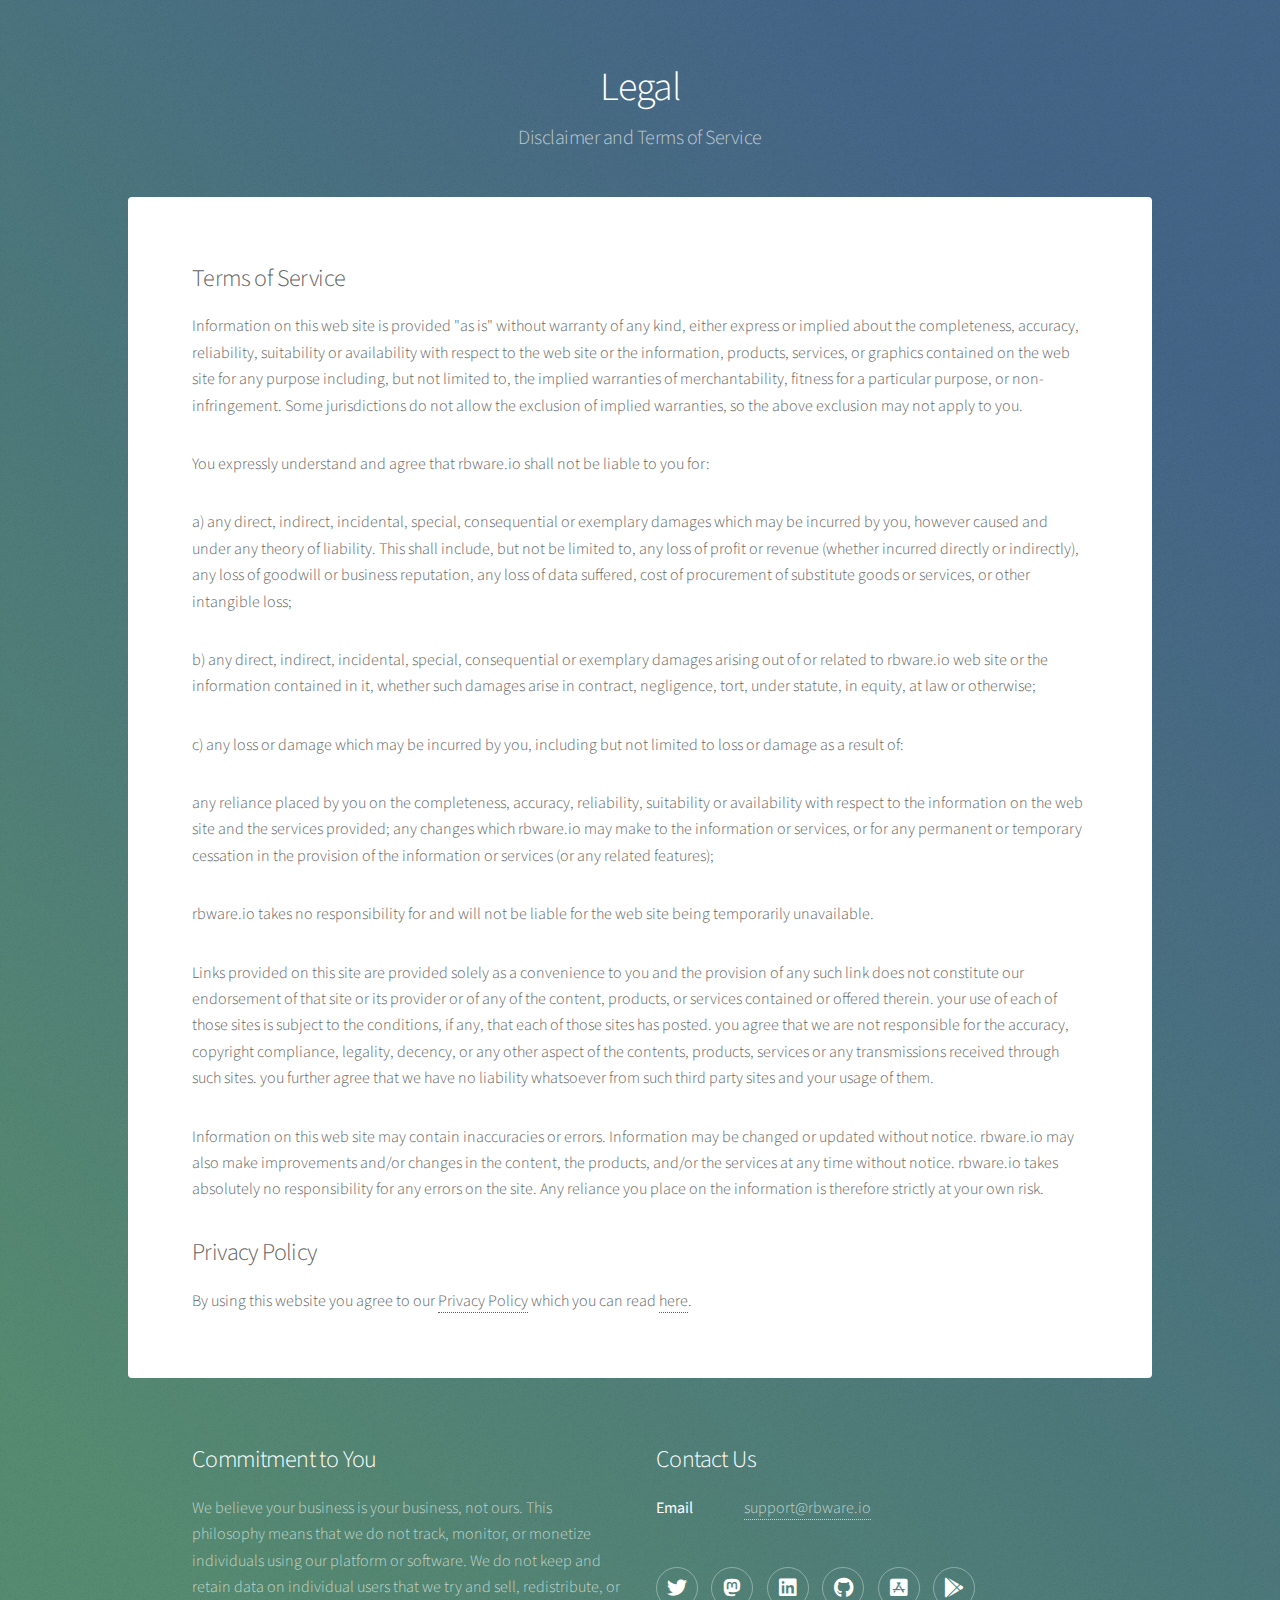
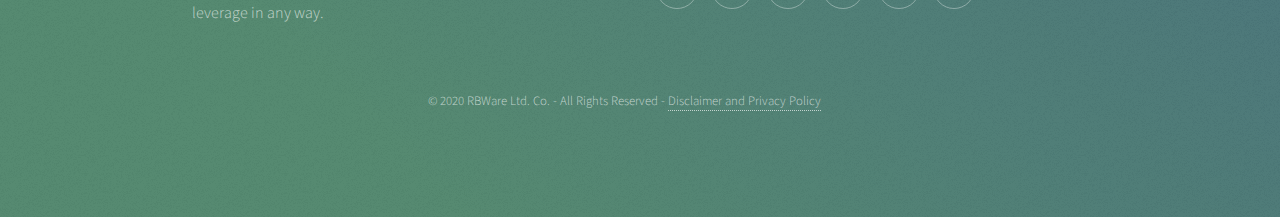
<file: disclaimer.html>
<!DOCTYPE HTML>
<html>
	<head>
		<title>RBWare</title>
		<meta charset="utf-8" />
		<meta name="viewport" content="width=device-width, initial-scale=1, user-scalable=no" />
		<link rel="stylesheet" href="assets/css/main.css" />
		<noscript><link rel="stylesheet" href="assets/css/noscript.css" /></noscript>
	</head>
	<body class="is-preload">

		<!-- Wrapper -->
			<div id="wrapper">

				<!-- Header -->
					<header id="header">
						<h1>Legal</h1>
						<p>Disclaimer and Terms of Service</p>
					</header>

				<!-- Main -->
					<div id="main">

						<!-- Content -->
							<section id="content" class="main">
								<h2>Terms of Service</h2>
								<p>Information on this web site is provided "as is" without warranty of any kind, either express or implied about the completeness, accuracy, reliability, suitability or availability with respect to the web site or the information, products, services, or graphics contained on the web site for any purpose including, but not limited to, the implied warranties of merchantability, fitness for a particular purpose, or non-infringement. Some jurisdictions do not allow the exclusion of implied warranties, so the above exclusion may not apply to you.</p>
								<p>You expressly understand and agree that rbware.io shall not be liable to you for:</p>
								<p>a) any direct, indirect, incidental, special, consequential or exemplary damages which may be incurred by you, however caused and under any theory of liability. This shall include, but not be limited to, any loss of profit or revenue (whether incurred directly or indirectly), any loss of goodwill or business reputation, any loss of data suffered, cost of procurement of substitute goods or services, or other intangible loss;</p>
								<p>b) any direct, indirect, incidental, special, consequential or exemplary damages arising out of or related to rbware.io web site or the information contained in it, whether such damages arise in contract, negligence, tort, under statute, in equity, at law or otherwise;</p>
								<p>c) any loss or damage which may be incurred by you, including but not limited to loss or damage as a result of:
									<p>    any reliance placed by you on the completeness, accuracy, reliability, suitability or availability with respect to the information on the web site and the services provided;
									    any changes which rbware.io may make to the information or services, or for any permanent or temporary cessation in the provision of the information or services (or any related features);</p>
								</p>
								<p>rbware.io takes no responsibility for and will not be liable for the web site being temporarily unavailable.</p>
								<p>Links provided on this site are provided solely as a convenience to you and the provision of any such link does not constitute our endorsement of that site or its provider or of any of the content, products, or services contained or offered therein. your use of each of those sites is subject to the conditions, if any, that each of those sites has posted. you agree that we are not responsible for the accuracy, copyright compliance, legality, decency, or any other aspect of the contents, products, services or any transmissions received through such sites. you further agree that we have no liability whatsoever from such third party sites and your usage of them.</p>
								<p>Information on this web site may contain inaccuracies or errors. Information may be changed or updated without notice. rbware.io may also make improvements and/or changes in the content, the products, and/or the services at any time without notice. rbware.io takes absolutely no responsibility for any errors on the site. Any reliance you place on the information is therefore strictly at your own risk.</p>

								<h2>Privacy Policy</h2>
								<p>By using this website you agree to our <a href="privacy.html">Privacy Policy</a> which you can read <a href="privacy.html">here</a>.</p>
							</section>

					</div>

				<!-- Footer -->
				<footer id="footer">
					<section>
						<h2>Commitment to You</h2>
						<p>We believe your business is your business, not ours. This philosophy means that we do not track, monitor, or monetize individuals using our platform or software. We do not keep and retain data on individual users that we try and sell, redistribute, or leverage in any way. </p>
					</section>
					<section>
						<h2>Contact Us</h2>
						<dl class="alt">
							<dt>Email</dt>
							<dd><a href="mailto:support@rbware.io">support@rbware.io</a></dd>
						</dl>
						<ul class="icons">
							<li><a href="https://twitter.com/" class="icon brands fa-twitter alt"><span class="label">Twitter</span></a></li>
							<li><a href="https://mastodon.social/@RBWare" class="icon brands fa-mastodon alt"><span class="label">Mastodon</span></a></li>
							<li><a href="https://www.linkedin.com/company/rbware" class="icon brands fa-linkedin alt"><span class="label">LinkedIn</span></a></li>
							<li><a href="https://github.com/RBWare" class="icon brands fa-github alt"><span class="label">GitHub</span></a></li>
							<li><a href="https://dribbble.com/RBWare" class="icon brands fa-app-store-ios alt"><span class="label">App Store</span></a></li>
							<li><a href="https://play.google.com/store/apps/developer?id=RBWare&hl=en_US" class="icon brands fa-google-play alt"><span class="label">Google Play</span></a></li>
						</ul>
					</section>
					<p class="copyright">&copy; 2020 RBWare Ltd. Co. - All Rights Reserved - <a href="disclaimer.html">Disclaimer and Privacy Policy</a></p>
				</footer>

			</div>

		<!-- Scripts -->
			<script src="assets/js/jquery.min.js"></script>
			<script src="assets/js/jquery.scrollex.min.js"></script>
			<script src="assets/js/jquery.scrolly.min.js"></script>
			<script src="assets/js/browser.min.js"></script>
			<script src="assets/js/breakpoints.min.js"></script>
			<script src="assets/js/util.js"></script>
			<script src="assets/js/main.js"></script>

	</body>
</html>
</file>
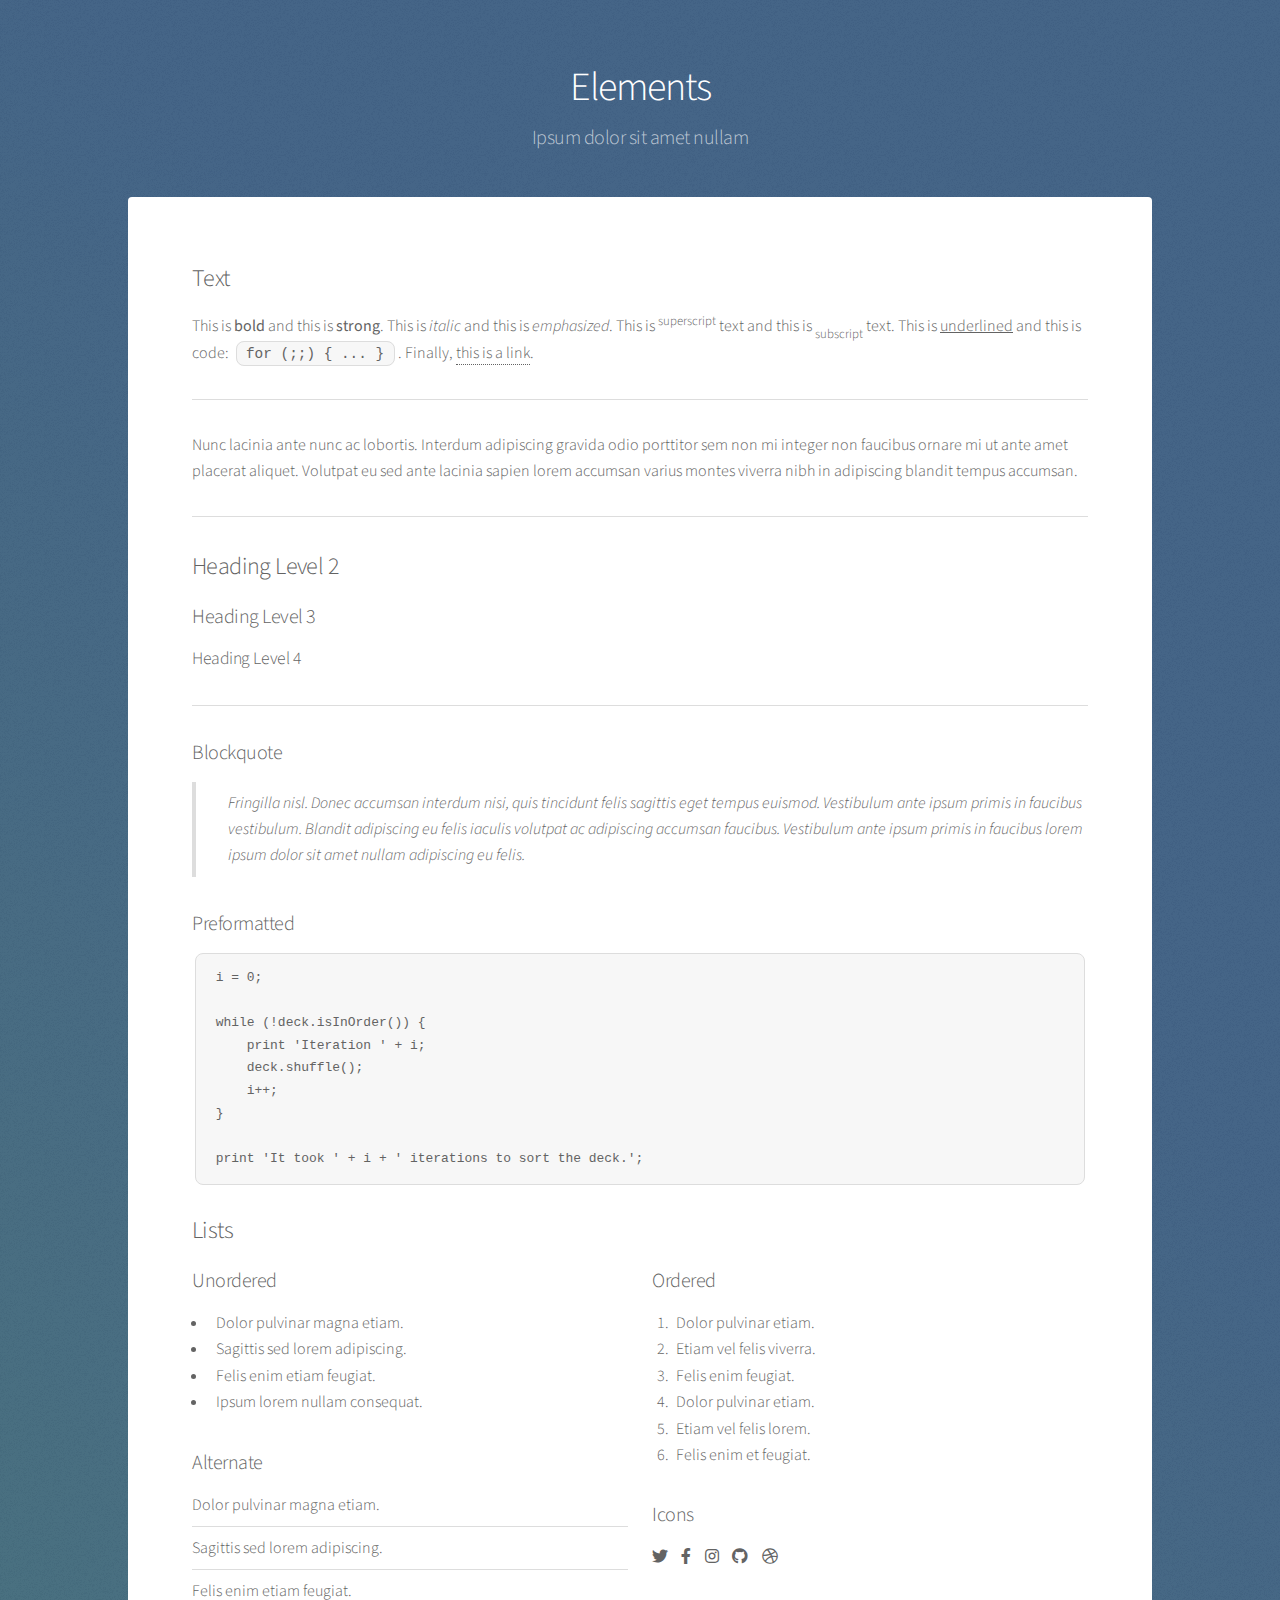
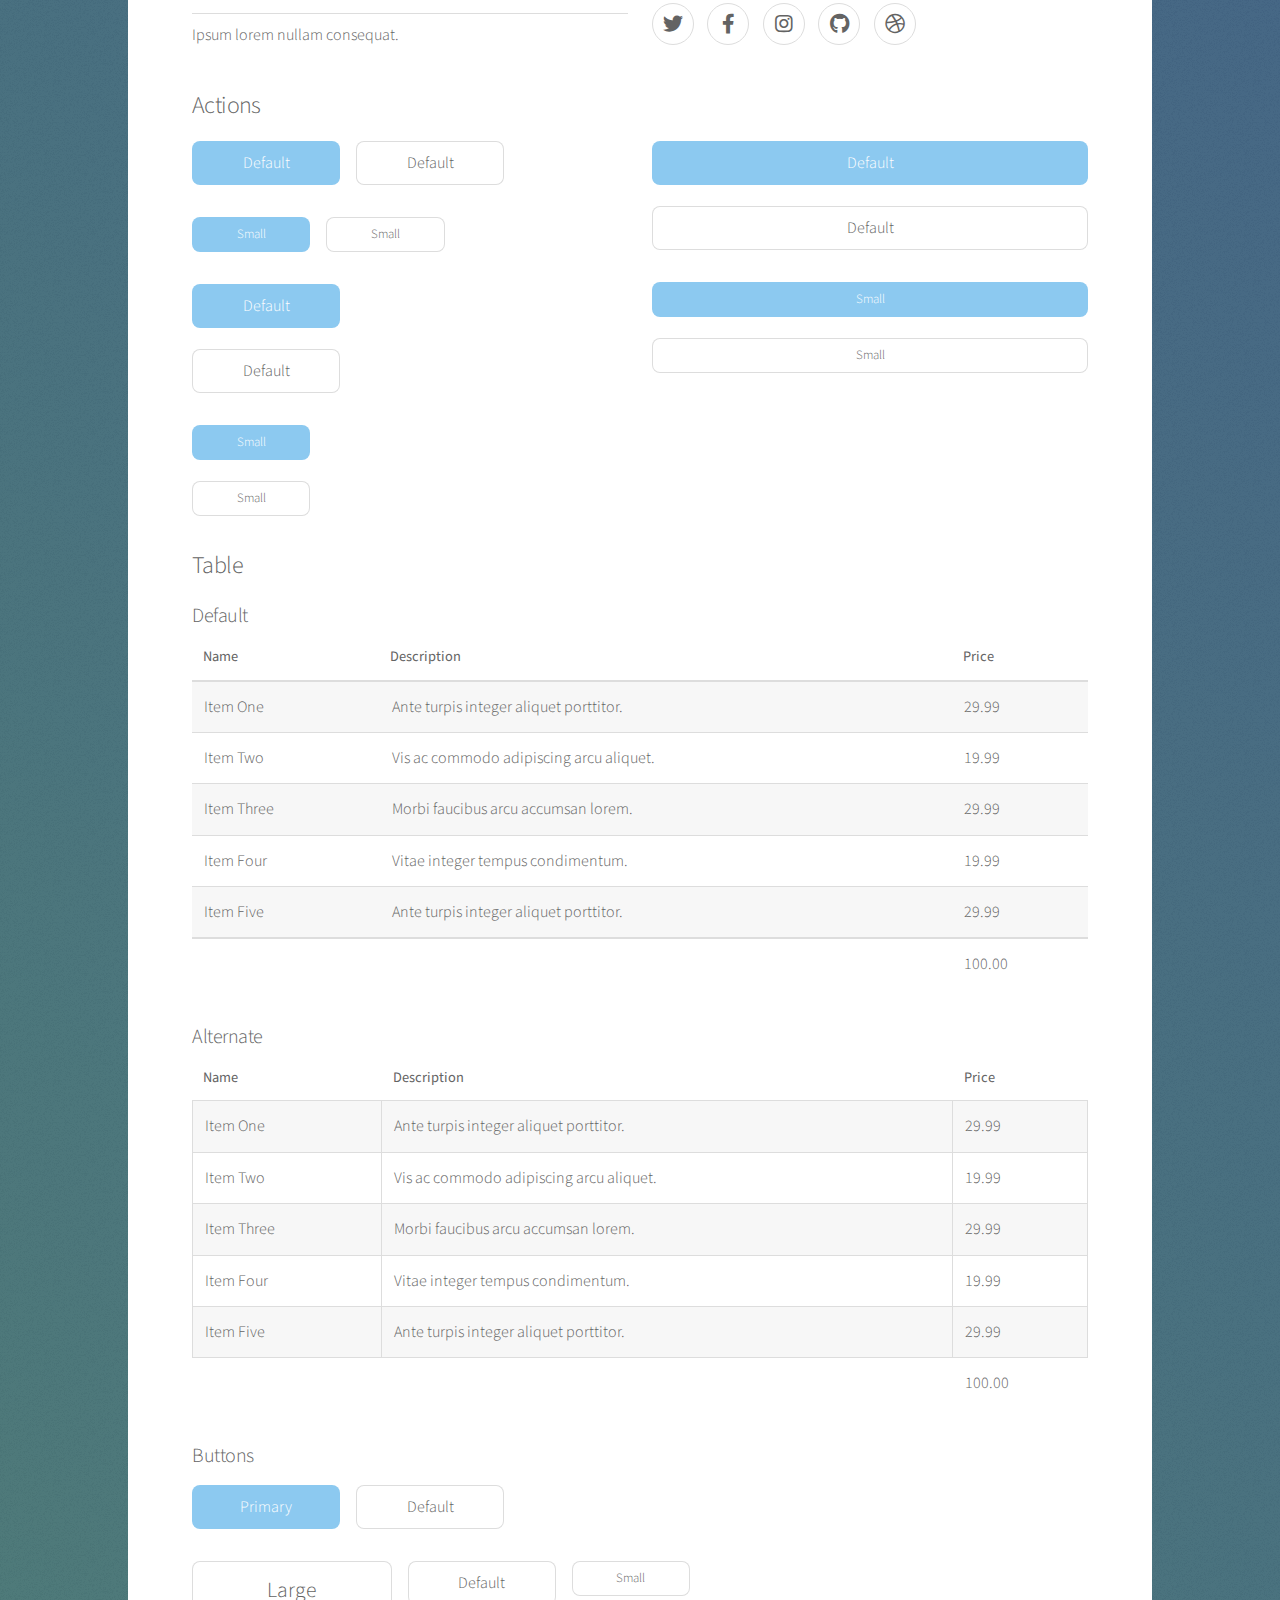
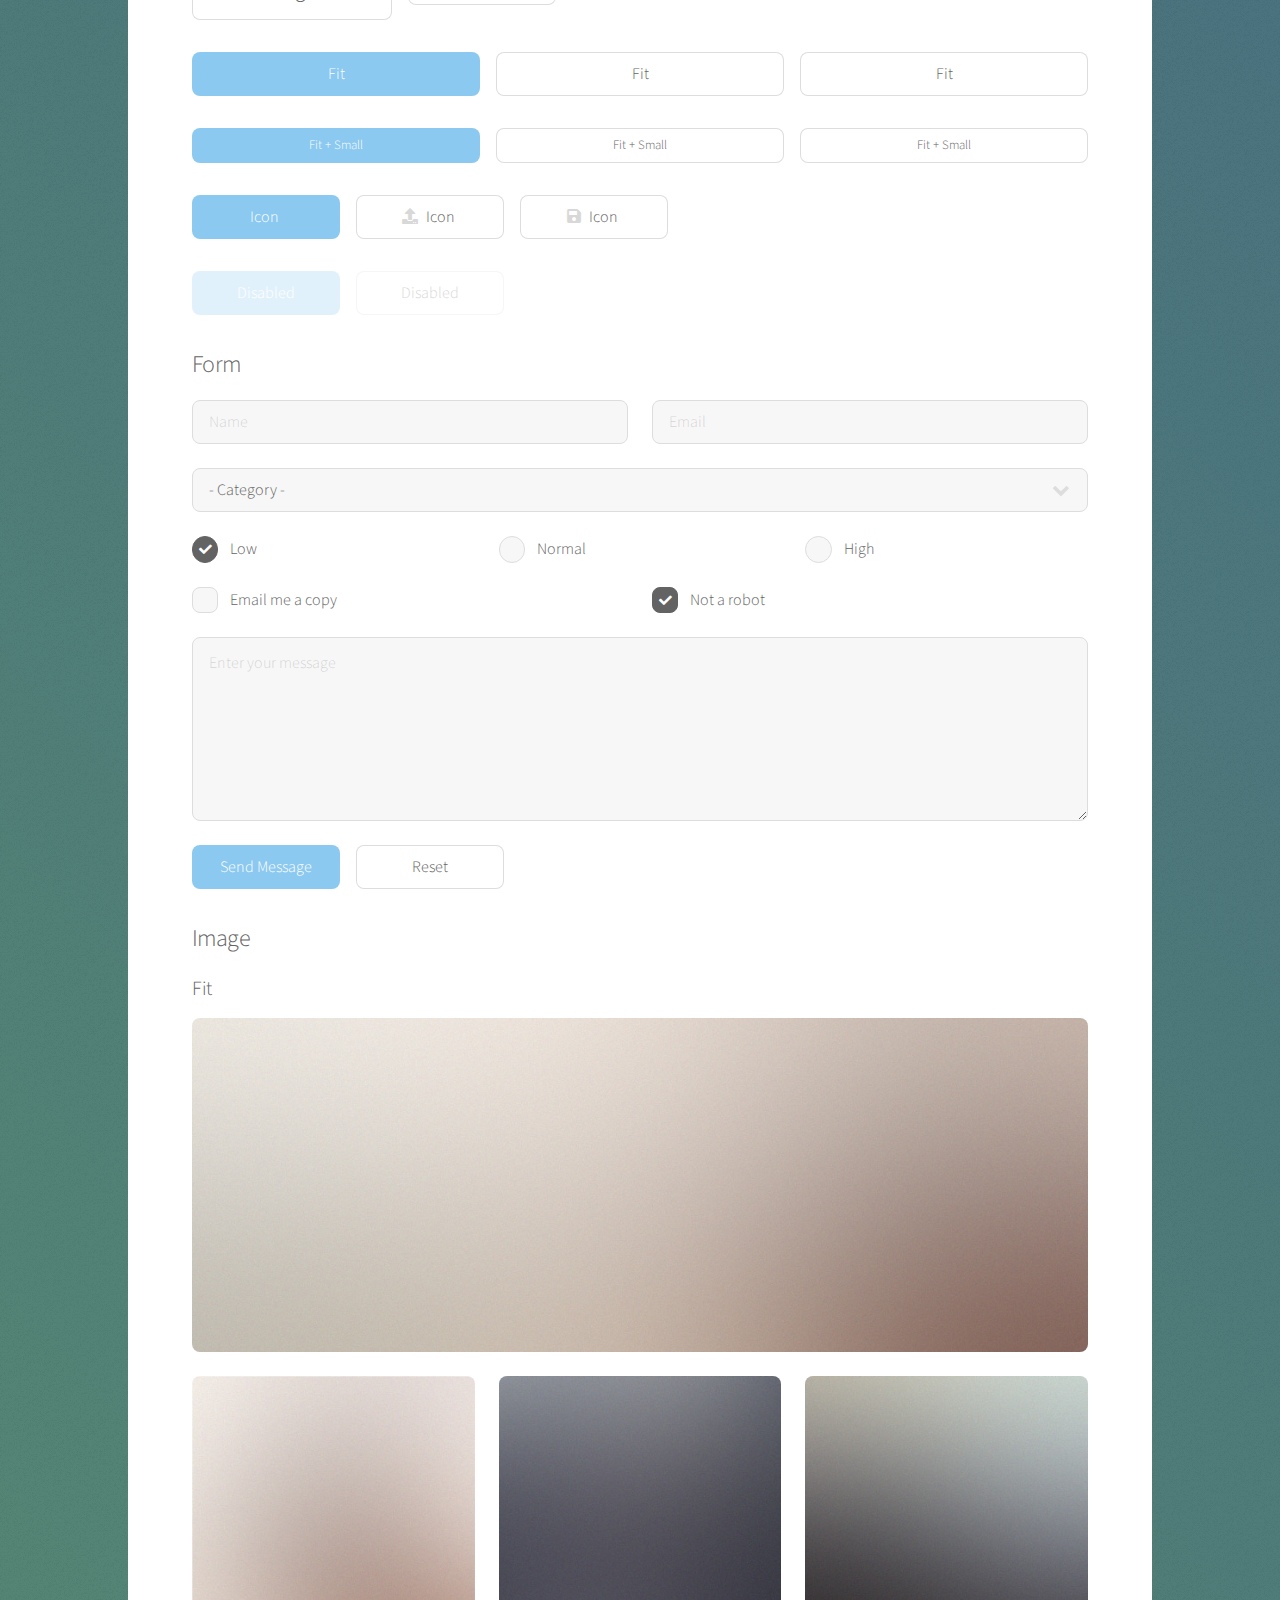
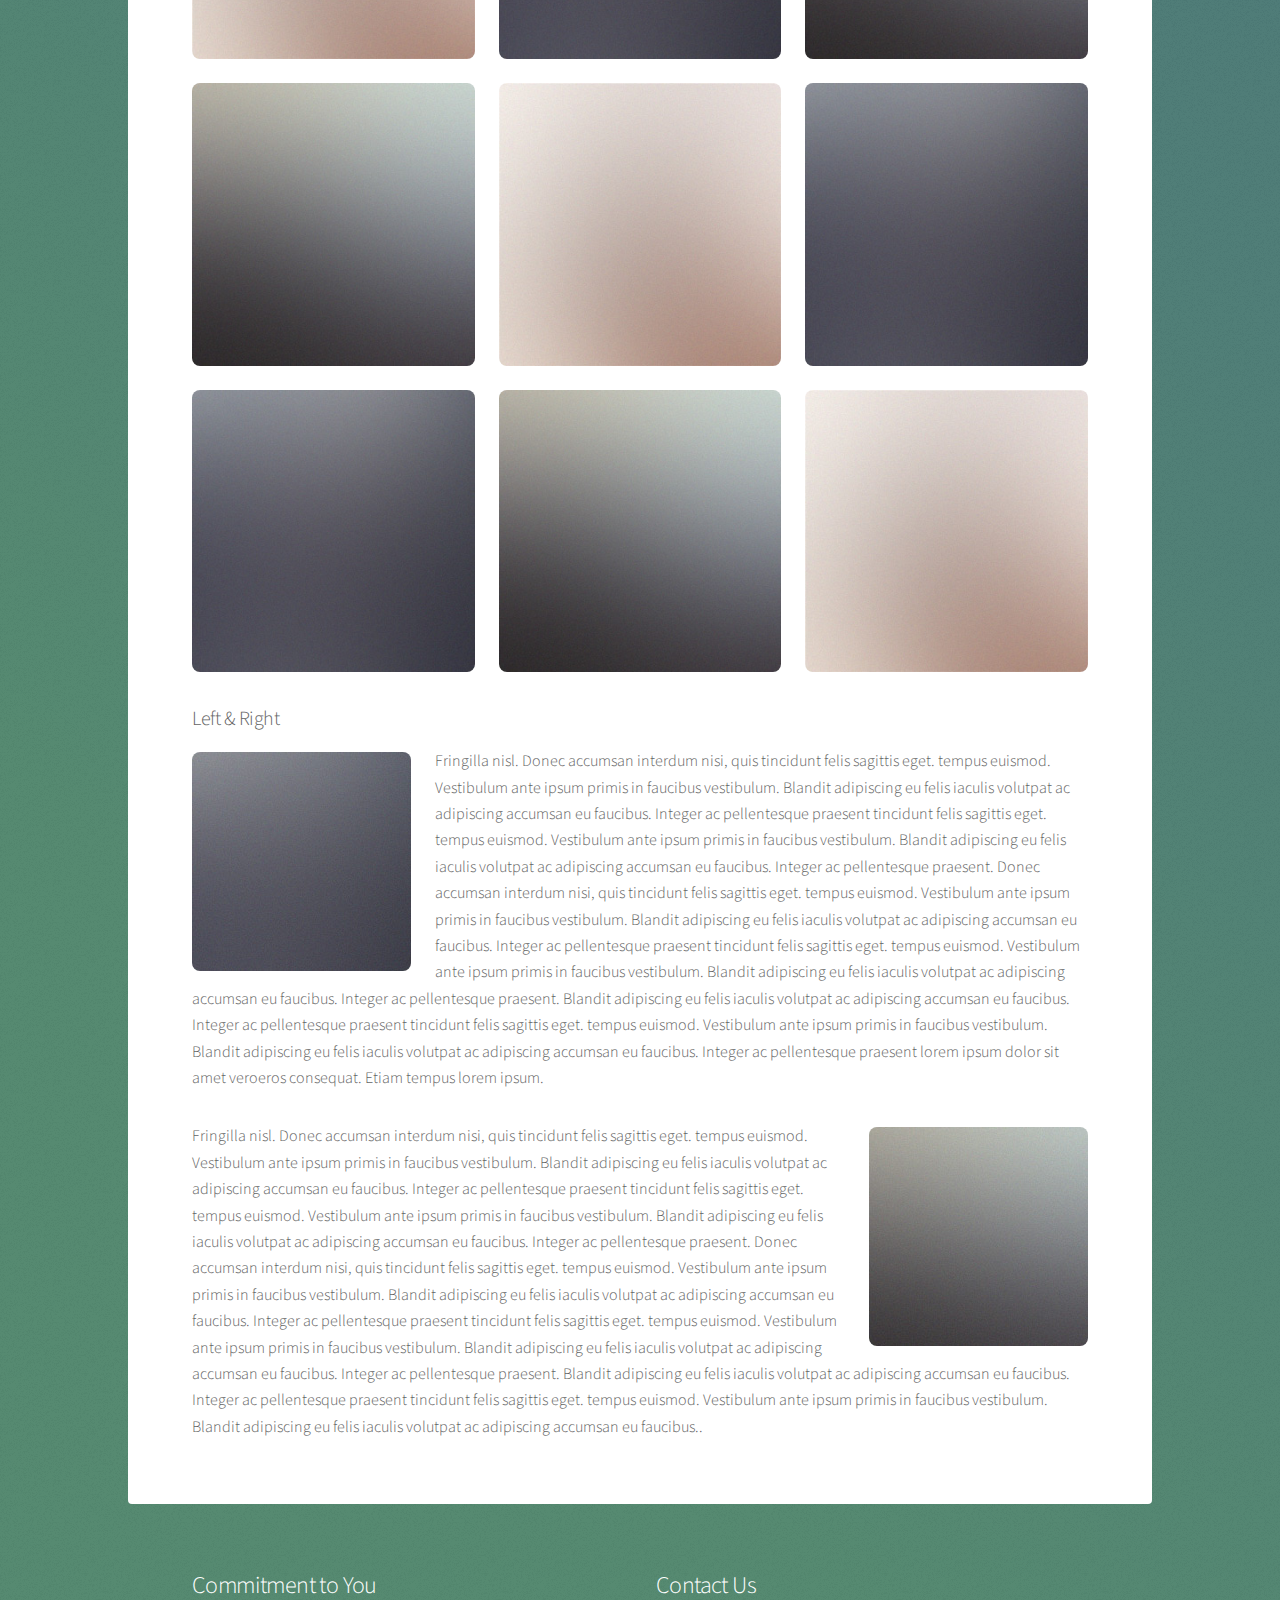
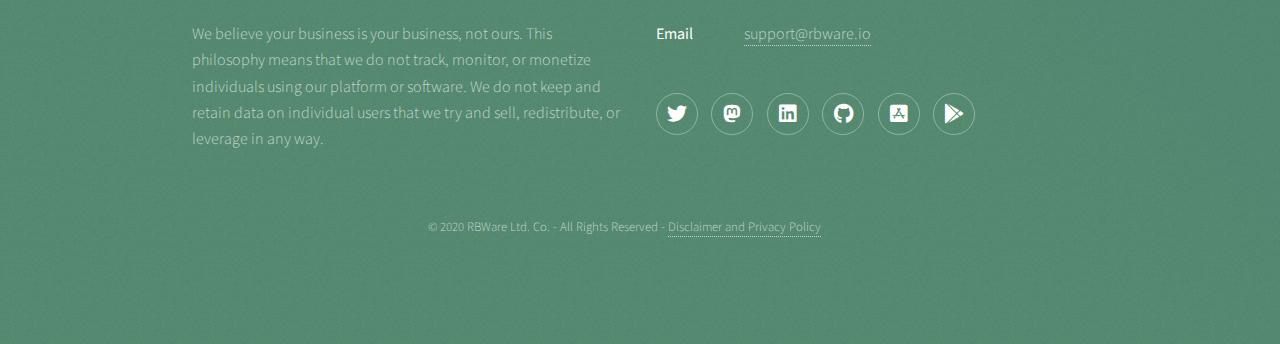
<file: elements.html>
<!DOCTYPE HTML>
<html>
	<head>
		<title>RBWare</title>
		<meta charset="utf-8" />
		<meta name="viewport" content="width=device-width, initial-scale=1, user-scalable=no" />
		<link rel="stylesheet" href="assets/css/main.css" />
		<noscript><link rel="stylesheet" href="assets/css/noscript.css" /></noscript>
	</head>
	<body class="is-preload">

		<!-- Wrapper -->
			<div id="wrapper">

				<!-- Header -->
					<header id="header">
						<h1>Elements</h1>
						<p>Ipsum dolor sit amet nullam</p>
					</header>

				<!-- Main -->
					<div id="main">

						<!-- Content -->
							<section id="content" class="main">

								<!-- Text -->
									<section>
										<h2>Text</h2>
										<p>This is <b>bold</b> and this is <strong>strong</strong>. This is <i>italic</i> and this is <em>emphasized</em>.
										This is <sup>superscript</sup> text and this is <sub>subscript</sub> text.
										This is <u>underlined</u> and this is code: <code>for (;;) { ... }</code>. Finally, <a href="#">this is a link</a>.</p>
										<hr />
										<p>Nunc lacinia ante nunc ac lobortis. Interdum adipiscing gravida odio porttitor sem non mi integer non faucibus ornare mi ut ante amet placerat aliquet. Volutpat eu sed ante lacinia sapien lorem accumsan varius montes viverra nibh in adipiscing blandit tempus accumsan.</p>
										<hr />
										<h2>Heading Level 2</h2>
										<h3>Heading Level 3</h3>
										<h4>Heading Level 4</h4>
										<hr />
										<h3>Blockquote</h3>
										<blockquote>Fringilla nisl. Donec accumsan interdum nisi, quis tincidunt felis sagittis eget tempus euismod. Vestibulum ante ipsum primis in faucibus vestibulum. Blandit adipiscing eu felis iaculis volutpat ac adipiscing accumsan faucibus. Vestibulum ante ipsum primis in faucibus lorem ipsum dolor sit amet nullam adipiscing eu felis.</blockquote>
										<h3>Preformatted</h3>
										<pre><code>i = 0;

while (!deck.isInOrder()) {
    print 'Iteration ' + i;
    deck.shuffle();
    i++;
}

print 'It took ' + i + ' iterations to sort the deck.';</code></pre>
									</section>

								<!-- Lists -->
									<section>
										<h2>Lists</h2>
										<div class="row">
											<div class="col-6 col-12-medium">
												<h3>Unordered</h3>
												<ul>
													<li>Dolor pulvinar magna etiam.</li>
													<li>Sagittis sed lorem adipiscing.</li>
													<li>Felis enim etiam feugiat.</li>
													<li>Ipsum lorem nullam consequat.</li>
												</ul>
												<h3>Alternate</h3>
												<ul class="alt">
													<li>Dolor pulvinar magna etiam.</li>
													<li>Sagittis sed lorem adipiscing.</li>
													<li>Felis enim etiam feugiat.</li>
													<li>Ipsum lorem nullam consequat.</li>
												</ul>
											</div>
											<div class="col-6 col-12-medium">
												<h3>Ordered</h3>
												<ol>
													<li>Dolor pulvinar etiam.</li>
													<li>Etiam vel felis viverra.</li>
													<li>Felis enim feugiat.</li>
													<li>Dolor pulvinar etiam.</li>
													<li>Etiam vel felis lorem.</li>
													<li>Felis enim et feugiat.</li>
												</ol>
												<h3>Icons</h3>
												<ul class="icons">
													<li><a href="#" class="icon brands fa-twitter"><span class="label">Twitter</span></a></li>
													<li><a href="#" class="icon brands fa-facebook-f"><span class="label">Facebook</span></a></li>
													<li><a href="#" class="icon brands fa-instagram"><span class="label">Instagram</span></a></li>
													<li><a href="#" class="icon brands fa-github"><span class="label">GitHub</span></a></li>
													<li><a href="#" class="icon brands fa-dribbble"><span class="label">Dribbble</span></a></li>
												</ul>
												<ul class="icons">
													<li><a href="#" class="icon brands alt fa-twitter"><span class="label">Twitter</span></a></li>
													<li><a href="#" class="icon brands alt fa-facebook-f"><span class="label">Facebook</span></a></li>
													<li><a href="#" class="icon brands alt fa-instagram"><span class="label">Instagram</span></a></li>
													<li><a href="#" class="icon brands alt fa-github"><span class="label">GitHub</span></a></li>
													<li><a href="#" class="icon brands alt fa-dribbble"><span class="label">Dribbble</span></a></li>
												</ul>
											</div>
										</div>
										<h2>Actions</h2>
										<div class="row">
											<div class="col-6 col-12-medium">
												<ul class="actions">
													<li><a href="#" class="button primary">Default</a></li>
													<li><a href="#" class="button">Default</a></li>
												</ul>
												<ul class="actions small">
													<li><a href="#" class="button primary small">Small</a></li>
													<li><a href="#" class="button small">Small</a></li>
												</ul>
												<ul class="actions stacked">
													<li><a href="#" class="button primary">Default</a></li>
													<li><a href="#" class="button">Default</a></li>
												</ul>
												<ul class="actions stacked">
													<li><a href="#" class="button primary small">Small</a></li>
													<li><a href="#" class="button small">Small</a></li>
												</ul>
											</div>
											<div class="col-6 col-12-medium">
												<ul class="actions stacked">
													<li><a href="#" class="button primary fit">Default</a></li>
													<li><a href="#" class="button fit">Default</a></li>
												</ul>
												<ul class="actions stacked">
													<li><a href="#" class="button primary small fit">Small</a></li>
													<li><a href="#" class="button small fit">Small</a></li>
												</ul>
											</div>
										</div>
									</section>

								<!-- Table -->
									<section>
										<h2>Table</h2>
										<h3>Default</h3>
										<div class="table-wrapper">
											<table>
												<thead>
													<tr>
														<th>Name</th>
														<th>Description</th>
														<th>Price</th>
													</tr>
												</thead>
												<tbody>
													<tr>
														<td>Item One</td>
														<td>Ante turpis integer aliquet porttitor.</td>
														<td>29.99</td>
													</tr>
													<tr>
														<td>Item Two</td>
														<td>Vis ac commodo adipiscing arcu aliquet.</td>
														<td>19.99</td>
													</tr>
													<tr>
														<td>Item Three</td>
														<td> Morbi faucibus arcu accumsan lorem.</td>
														<td>29.99</td>
													</tr>
													<tr>
														<td>Item Four</td>
														<td>Vitae integer tempus condimentum.</td>
														<td>19.99</td>
													</tr>
													<tr>
														<td>Item Five</td>
														<td>Ante turpis integer aliquet porttitor.</td>
														<td>29.99</td>
													</tr>
												</tbody>
												<tfoot>
													<tr>
														<td colspan="2"></td>
														<td>100.00</td>
													</tr>
												</tfoot>
											</table>
										</div>

										<h3>Alternate</h3>
										<div class="table-wrapper">
											<table class="alt">
												<thead>
													<tr>
														<th>Name</th>
														<th>Description</th>
														<th>Price</th>
													</tr>
												</thead>
												<tbody>
													<tr>
														<td>Item One</td>
														<td>Ante turpis integer aliquet porttitor.</td>
														<td>29.99</td>
													</tr>
													<tr>
														<td>Item Two</td>
														<td>Vis ac commodo adipiscing arcu aliquet.</td>
														<td>19.99</td>
													</tr>
													<tr>
														<td>Item Three</td>
														<td> Morbi faucibus arcu accumsan lorem.</td>
														<td>29.99</td>
													</tr>
													<tr>
														<td>Item Four</td>
														<td>Vitae integer tempus condimentum.</td>
														<td>19.99</td>
													</tr>
													<tr>
														<td>Item Five</td>
														<td>Ante turpis integer aliquet porttitor.</td>
														<td>29.99</td>
													</tr>
												</tbody>
												<tfoot>
													<tr>
														<td colspan="2"></td>
														<td>100.00</td>
													</tr>
												</tfoot>
											</table>
										</div>
									</section>

								<!-- Buttons -->
									<section>
										<h3>Buttons</h3>
										<ul class="actions">
											<li><a href="#" class="button primary">Primary</a></li>
											<li><a href="#" class="button">Default</a></li>
										</ul>
										<ul class="actions">
											<li><a href="#" class="button large">Large</a></li>
											<li><a href="#" class="button">Default</a></li>
											<li><a href="#" class="button small">Small</a></li>
										</ul>
										<ul class="actions fit">
											<li><a href="#" class="button primary fit">Fit</a></li>
											<li><a href="#" class="button fit">Fit</a></li>
											<li><a href="#" class="button fit">Fit</a></li>
										</ul>
										<ul class="actions fit small">
											<li><a href="#" class="button primary fit small">Fit + Small</a></li>
											<li><a href="#" class="button fit small">Fit + Small</a></li>
											<li><a href="#" class="button fit small">Fit + Small</a></li>
										</ul>
										<ul class="actions">
											<li><a href="#" class="button primary icon solidfa-download">Icon</a></li>
											<li><a href="#" class="button icon solid fa-upload">Icon</a></li>
											<li><a href="#" class="button icon solid fa-save">Icon</a></li>
										</ul>
										<ul class="actions">
											<li><span class="button primary disabled">Disabled</span></li>
											<li><span class="button disabled">Disabled</span></li>
										</ul>
									</section>

								<!-- Form -->
									<section>
										<h2>Form</h2>
										<form method="post" action="#">
											<div class="row gtr-uniform">
												<div class="col-6 col-12-xsmall">
													<input type="text" name="demo-name" id="demo-name" value="" placeholder="Name" />
												</div>
												<div class="col-6 col-12-xsmall">
													<input type="email" name="demo-email" id="demo-email" value="" placeholder="Email" />
												</div>
												<div class="col-12">
													<select name="demo-category" id="demo-category">
														<option value="">- Category -</option>
														<option value="1">Manufacturing</option>
														<option value="1">Shipping</option>
														<option value="1">Administration</option>
														<option value="1">Human Resources</option>
													</select>
												</div>
												<div class="col-4 col-12-small">
													<input type="radio" id="demo-priority-low" name="demo-priority" checked>
													<label for="demo-priority-low">Low</label>
												</div>
												<div class="col-4 col-12-small">
													<input type="radio" id="demo-priority-normal" name="demo-priority">
													<label for="demo-priority-normal">Normal</label>
												</div>
												<div class="col-4 col-12-small">
													<input type="radio" id="demo-priority-high" name="demo-priority">
													<label for="demo-priority-high">High</label>
												</div>
												<div class="col-6 col-12-small">
													<input type="checkbox" id="demo-copy" name="demo-copy">
													<label for="demo-copy">Email me a copy</label>
												</div>
												<div class="col-6 col-12-small">
													<input type="checkbox" id="demo-human" name="demo-human" checked>
													<label for="demo-human">Not a robot</label>
												</div>
												<div class="col-12">
													<textarea name="demo-message" id="demo-message" placeholder="Enter your message" rows="6"></textarea>
												</div>
												<div class="col-12">
													<ul class="actions">
														<li><input type="submit" value="Send Message" class="primary" /></li>
														<li><input type="reset" value="Reset" /></li>
													</ul>
												</div>
											</div>
										</form>
									</section>

								<!-- Image -->
									<section>
										<h2>Image</h2>
										<h3>Fit</h3>
										<div class="box alt">
											<div class="row gtr-uniform">
												<div class="col-12"><span class="image fit"><img src="images/pic04.jpg" alt="" /></span></div>
												<div class="col-4"><span class="image fit"><img src="images/pic01.jpg" alt="" /></span></div>
												<div class="col-4"><span class="image fit"><img src="images/pic02.jpg" alt="" /></span></div>
												<div class="col-4"><span class="image fit"><img src="images/pic03.jpg" alt="" /></span></div>
												<div class="col-4"><span class="image fit"><img src="images/pic03.jpg" alt="" /></span></div>
												<div class="col-4"><span class="image fit"><img src="images/pic01.jpg" alt="" /></span></div>
												<div class="col-4"><span class="image fit"><img src="images/pic02.jpg" alt="" /></span></div>
												<div class="col-4"><span class="image fit"><img src="images/pic02.jpg" alt="" /></span></div>
												<div class="col-4"><span class="image fit"><img src="images/pic03.jpg" alt="" /></span></div>
												<div class="col-4"><span class="image fit"><img src="images/pic01.jpg" alt="" /></span></div>
											</div>
										</div>
										<h3>Left &amp; Right</h3>
										<p><span class="image left"><img src="images/pic05.jpg" alt="" /></span>Fringilla nisl. Donec accumsan interdum nisi, quis tincidunt felis sagittis eget. tempus euismod. Vestibulum ante ipsum primis in faucibus vestibulum. Blandit adipiscing eu felis iaculis volutpat ac adipiscing accumsan eu faucibus. Integer ac pellentesque praesent tincidunt felis sagittis eget. tempus euismod. Vestibulum ante ipsum primis in faucibus vestibulum. Blandit adipiscing eu felis iaculis volutpat ac adipiscing accumsan eu faucibus. Integer ac pellentesque praesent. Donec accumsan interdum nisi, quis tincidunt felis sagittis eget. tempus euismod. Vestibulum ante ipsum primis in faucibus vestibulum. Blandit adipiscing eu felis iaculis volutpat ac adipiscing accumsan eu faucibus. Integer ac pellentesque praesent tincidunt felis sagittis eget. tempus euismod. Vestibulum ante ipsum primis in faucibus vestibulum. Blandit adipiscing eu felis iaculis volutpat ac adipiscing accumsan eu faucibus. Integer ac pellentesque praesent. Blandit adipiscing eu felis iaculis volutpat ac adipiscing accumsan eu faucibus. Integer ac pellentesque praesent tincidunt felis sagittis eget. tempus euismod. Vestibulum ante ipsum primis in faucibus vestibulum. Blandit adipiscing eu felis iaculis volutpat ac adipiscing accumsan eu faucibus. Integer ac pellentesque praesent lorem ipsum dolor sit amet veroeros consequat. Etiam tempus lorem ipsum.</p>
										<p><span class="image right"><img src="images/pic06.jpg" alt="" /></span>Fringilla nisl. Donec accumsan interdum nisi, quis tincidunt felis sagittis eget. tempus euismod. Vestibulum ante ipsum primis in faucibus vestibulum. Blandit adipiscing eu felis iaculis volutpat ac adipiscing accumsan eu faucibus. Integer ac pellentesque praesent tincidunt felis sagittis eget. tempus euismod. Vestibulum ante ipsum primis in faucibus vestibulum. Blandit adipiscing eu felis iaculis volutpat ac adipiscing accumsan eu faucibus. Integer ac pellentesque praesent. Donec accumsan interdum nisi, quis tincidunt felis sagittis eget. tempus euismod. Vestibulum ante ipsum primis in faucibus vestibulum. Blandit adipiscing eu felis iaculis volutpat ac adipiscing accumsan eu faucibus. Integer ac pellentesque praesent tincidunt felis sagittis eget. tempus euismod. Vestibulum ante ipsum primis in faucibus vestibulum. Blandit adipiscing eu felis iaculis volutpat ac adipiscing accumsan eu faucibus. Integer ac pellentesque praesent. Blandit adipiscing eu felis iaculis volutpat ac adipiscing accumsan eu faucibus. Integer ac pellentesque praesent tincidunt felis sagittis eget. tempus euismod. Vestibulum ante ipsum primis in faucibus vestibulum. Blandit adipiscing eu felis iaculis volutpat ac adipiscing accumsan eu faucibus..</p>
									</section>

							</section>

					</div>

				<!-- Footer -->
				<footer id="footer">
					<section>
						<h2>Commitment to You</h2>
						<p>We believe your business is your business, not ours. This philosophy means that we do not track, monitor, or monetize individuals using our platform or software. We do not keep and retain data on individual users that we try and sell, redistribute, or leverage in any way. </p>
					</section>
					<section>
						<h2>Contact Us</h2>
						<dl class="alt">
							<dt>Email</dt>
							<dd><a href="mailto:support@rbware.io">support@rbware.io</a></dd>
						</dl>
						<ul class="icons">
							<li><a href="https://twitter.com/" class="icon brands fa-twitter alt"><span class="label">Twitter</span></a></li>
							<li><a href="https://mastodon.social/@RBWare" class="icon brands fa-mastodon alt"><span class="label">Mastodon</span></a></li>
							<li><a href="https://www.linkedin.com/company/rbware" class="icon brands fa-linkedin alt"><span class="label">LinkedIn</span></a></li>
							<li><a href="https://github.com/RBWare" class="icon brands fa-github alt"><span class="label">GitHub</span></a></li>
							<li><a href="https://dribbble.com/RBWare" class="icon brands fa-app-store-ios alt"><span class="label">App Store</span></a></li>
							<li><a href="https://play.google.com/store/apps/developer?id=RBWare&hl=en_US" class="icon brands fa-google-play alt"><span class="label">Google Play</span></a></li>
						</ul>
					</section>
					<p class="copyright">&copy; 2020 RBWare Ltd. Co. - All Rights Reserved - <a href="disclaimer.html">Disclaimer and Privacy Policy</a></p>
				</footer>

			</div>

		<!-- Scripts -->
			<script src="assets/js/jquery.min.js"></script>
			<script src="assets/js/jquery.scrollex.min.js"></script>
			<script src="assets/js/jquery.scrolly.min.js"></script>
			<script src="assets/js/browser.min.js"></script>
			<script src="assets/js/breakpoints.min.js"></script>
			<script src="assets/js/util.js"></script>
			<script src="assets/js/main.js"></script>

	</body>
</html>
</file>
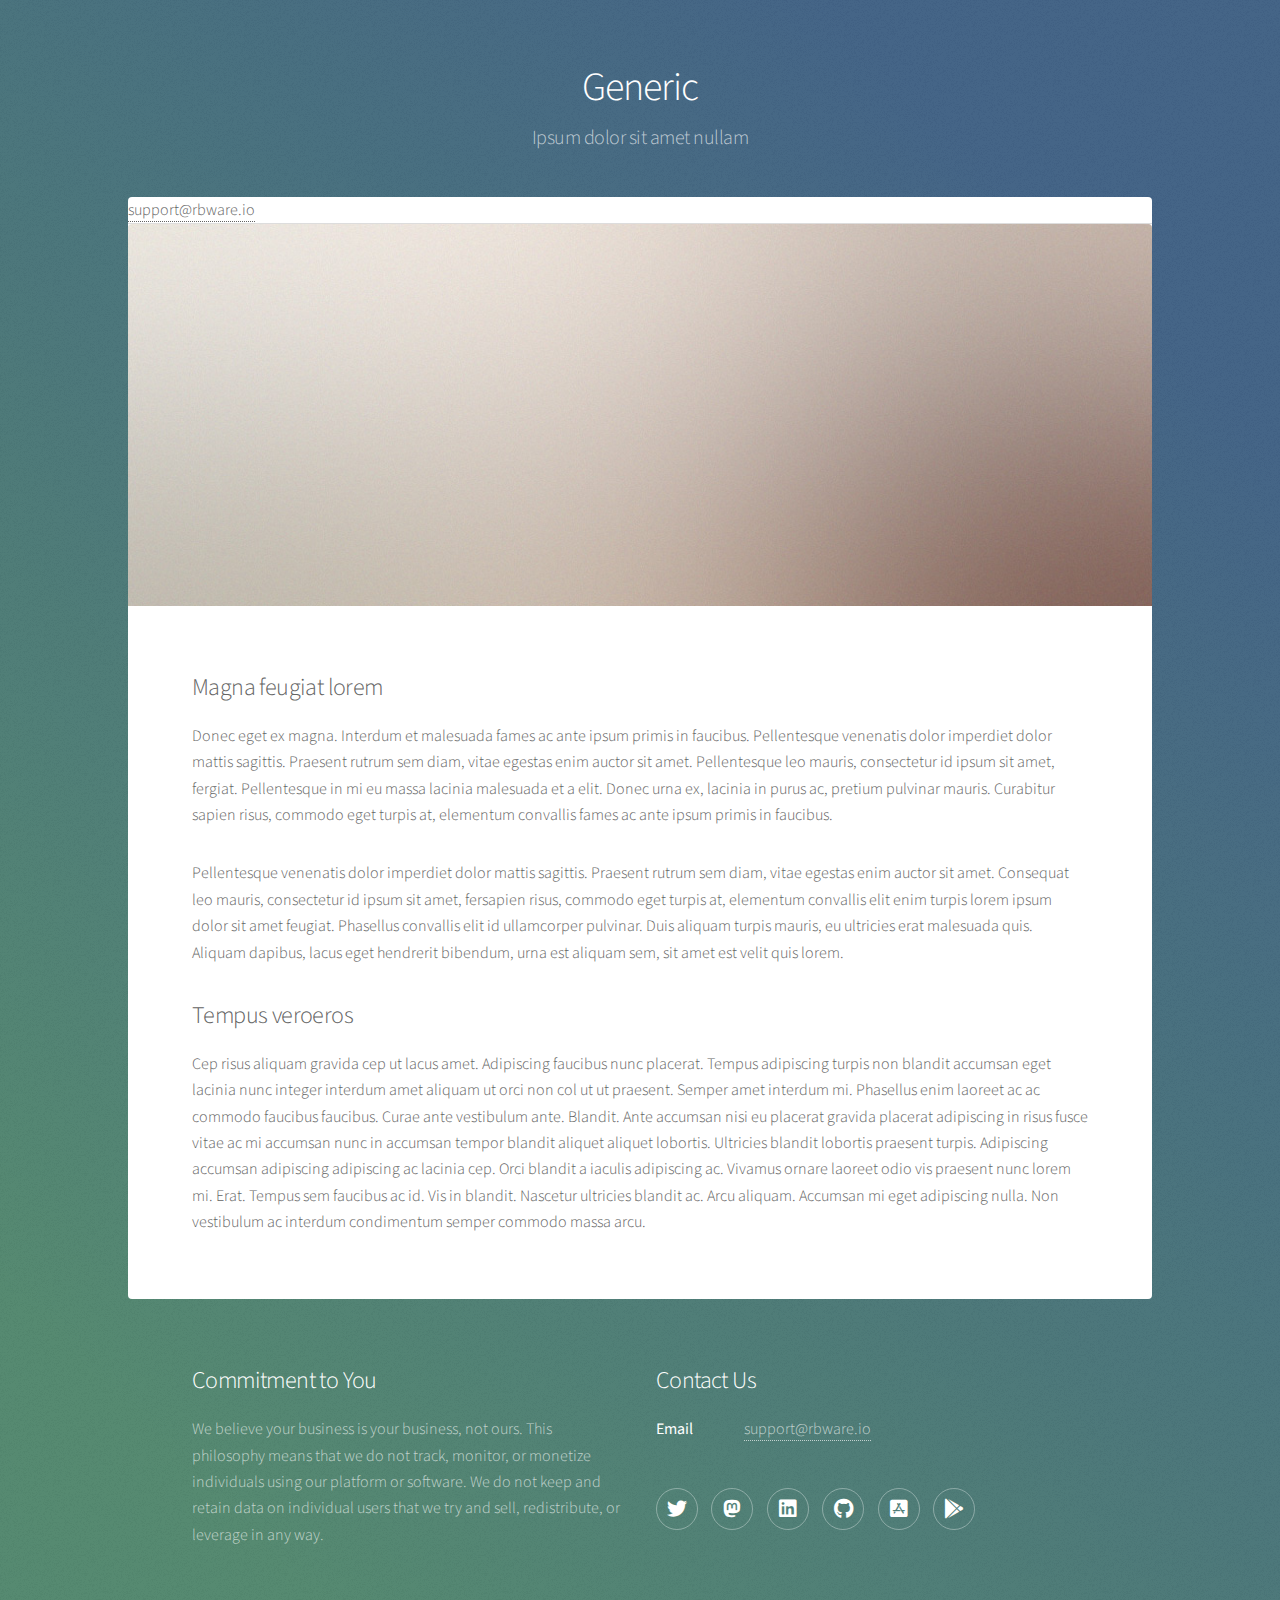
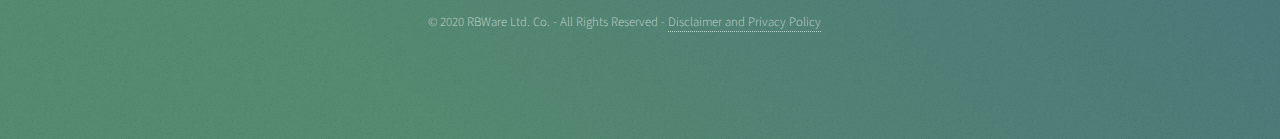
<file: generic.html>
<!DOCTYPE HTML>
<html>
	<head>
		<title>RBWare</title>
		<meta charset="utf-8" />
		<meta name="viewport" content="width=device-width, initial-scale=1, user-scalable=no" />
		<link rel="stylesheet" href="assets/css/main.css" />
		<noscript><link rel="stylesheet" href="assets/css/noscript.css" /></noscript>
	</head>
	<body class="is-preload">

		<!-- Wrapper -->
			<div id="wrapper">

				<!-- Header -->
					<header id="header">
						<h1>Generic</h1>
						<p>Ipsum dolor sit amet nullam</p>
					</header>

				<!-- Main -->
					<div id="main">
						<dd><a href="mailto:support@rbware.io">support@rbware.io</a></dd>

						<!-- Content -->
							<section id="content" class="main">
								<span class="image main"><img src="images/pic04.jpg" alt="" /></span>
								<h2>Magna feugiat lorem</h2>
								<p>Donec eget ex magna. Interdum et malesuada fames ac ante ipsum primis in faucibus. Pellentesque venenatis dolor imperdiet dolor mattis sagittis. Praesent rutrum sem diam, vitae egestas enim auctor sit amet. Pellentesque leo mauris, consectetur id ipsum sit amet, fergiat. Pellentesque in mi eu massa lacinia malesuada et a elit. Donec urna ex, lacinia in purus ac, pretium pulvinar mauris. Curabitur sapien risus, commodo eget turpis at, elementum convallis fames ac ante ipsum primis in faucibus.</p>
								<p>Pellentesque venenatis dolor imperdiet dolor mattis sagittis. Praesent rutrum sem diam, vitae egestas enim auctor sit amet. Consequat leo mauris, consectetur id ipsum sit amet, fersapien risus, commodo eget turpis at, elementum convallis elit enim turpis lorem ipsum dolor sit amet feugiat. Phasellus convallis elit id ullamcorper pulvinar. Duis aliquam turpis mauris, eu ultricies erat malesuada quis. Aliquam dapibus, lacus eget hendrerit bibendum, urna est aliquam sem, sit amet est velit quis lorem.</p>
								<h2>Tempus veroeros</h2>
								<p>Cep risus aliquam gravida cep ut lacus amet. Adipiscing faucibus nunc placerat. Tempus adipiscing turpis non blandit accumsan eget lacinia nunc integer interdum amet aliquam ut orci non col ut ut praesent. Semper amet interdum mi. Phasellus enim laoreet ac ac commodo faucibus faucibus. Curae ante vestibulum ante. Blandit. Ante accumsan nisi eu placerat gravida placerat adipiscing in risus fusce vitae ac mi accumsan nunc in accumsan tempor blandit aliquet aliquet lobortis. Ultricies blandit lobortis praesent turpis. Adipiscing accumsan adipiscing adipiscing ac lacinia cep. Orci blandit a iaculis adipiscing ac. Vivamus ornare laoreet odio vis praesent nunc lorem mi. Erat. Tempus sem faucibus ac id. Vis in blandit. Nascetur ultricies blandit ac. Arcu aliquam. Accumsan mi eget adipiscing nulla. Non vestibulum ac interdum condimentum semper commodo massa arcu.</p>
							</section>

					</div>

				<!-- Footer -->
				<footer id="footer">
					<section>
						<h2>Commitment to You</h2>
						<p>We believe your business is your business, not ours. This philosophy means that we do not track, monitor, or monetize individuals using our platform or software. We do not keep and retain data on individual users that we try and sell, redistribute, or leverage in any way. </p>
					</section>
					<section>
						<h2>Contact Us</h2>
						<dl class="alt">
							<dt>Email</dt>
							<dd><a href="mailto:support@rbware.io">support@rbware.io</a></dd>
						</dl>
						<ul class="icons">
							<li><a href="https://twitter.com/" class="icon brands fa-twitter alt"><span class="label">Twitter</span></a></li>
							<li><a href="https://mastodon.social/@RBWare" class="icon brands fa-mastodon alt"><span class="label">Mastodon</span></a></li>
							<li><a href="https://www.linkedin.com/company/rbware" class="icon brands fa-linkedin alt"><span class="label">LinkedIn</span></a></li>
							<li><a href="https://github.com/RBWare" class="icon brands fa-github alt"><span class="label">GitHub</span></a></li>
							<li><a href="https://dribbble.com/RBWare" class="icon brands fa-app-store-ios alt"><span class="label">App Store</span></a></li>
							<li><a href="https://play.google.com/store/apps/developer?id=RBWare&hl=en_US" class="icon brands fa-google-play alt"><span class="label">Google Play</span></a></li>
						</ul>
					</section>
					<p class="copyright">&copy; 2020 RBWare Ltd. Co. - All Rights Reserved - <a href="disclaimer.html">Disclaimer and Privacy Policy</a></p>
				</footer>

			</div>

		<!-- Scripts -->
			<script src="assets/js/jquery.min.js"></script>
			<script src="assets/js/jquery.scrollex.min.js"></script>
			<script src="assets/js/jquery.scrolly.min.js"></script>
			<script src="assets/js/browser.min.js"></script>
			<script src="assets/js/breakpoints.min.js"></script>
			<script src="assets/js/util.js"></script>
			<script src="assets/js/main.js"></script>

	</body>
</html>
</file>
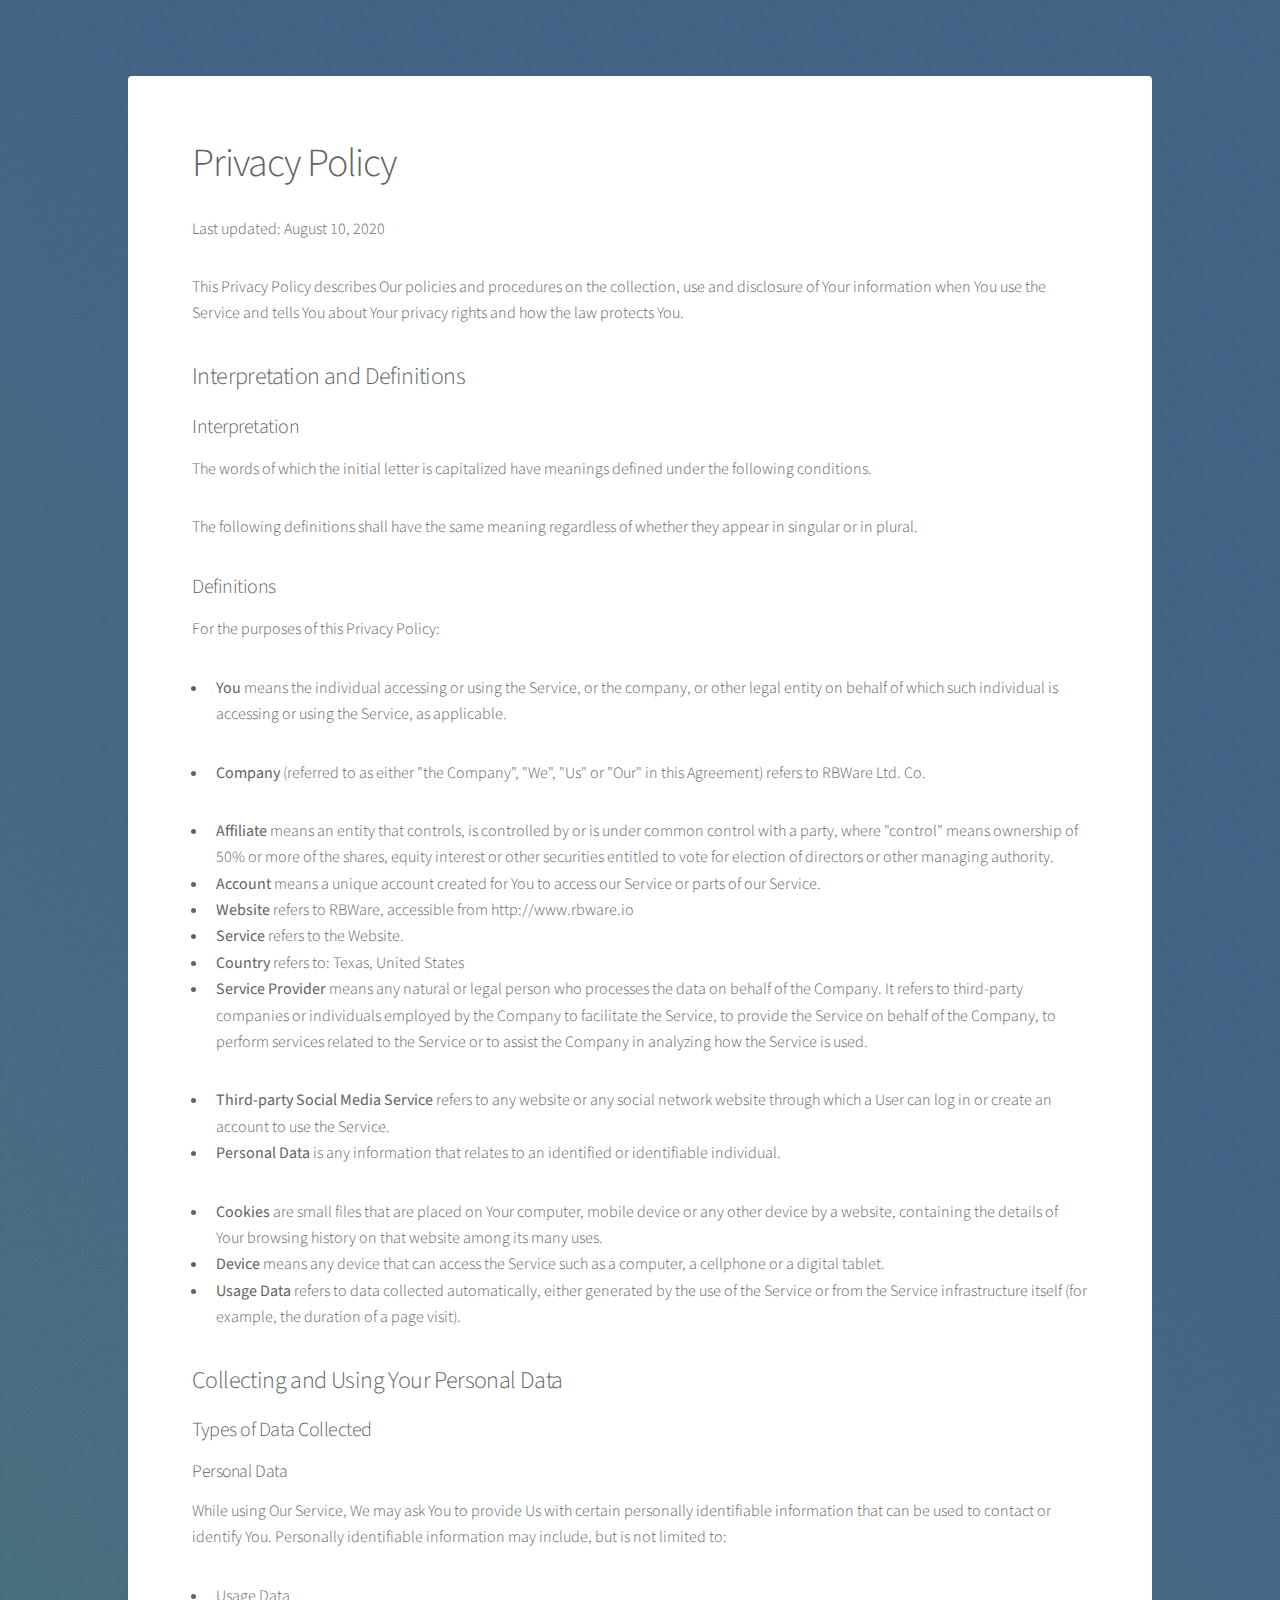
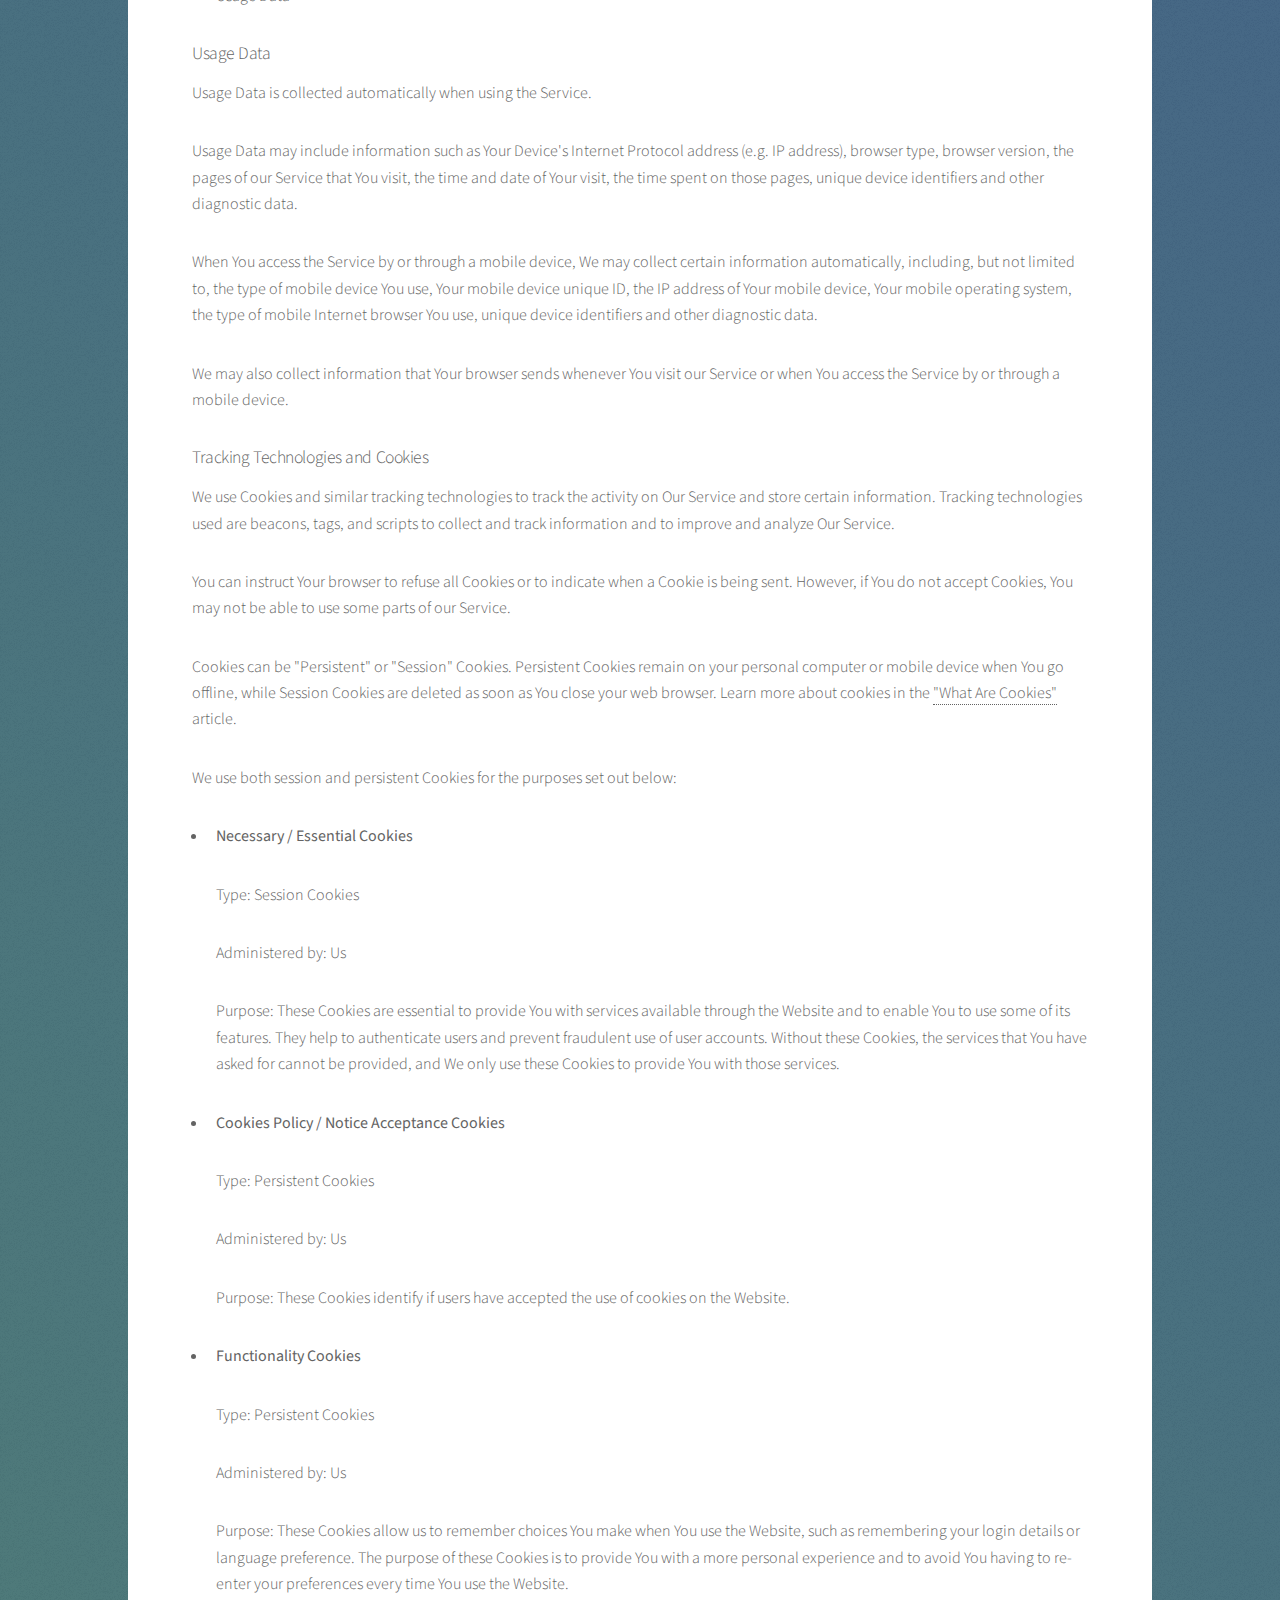
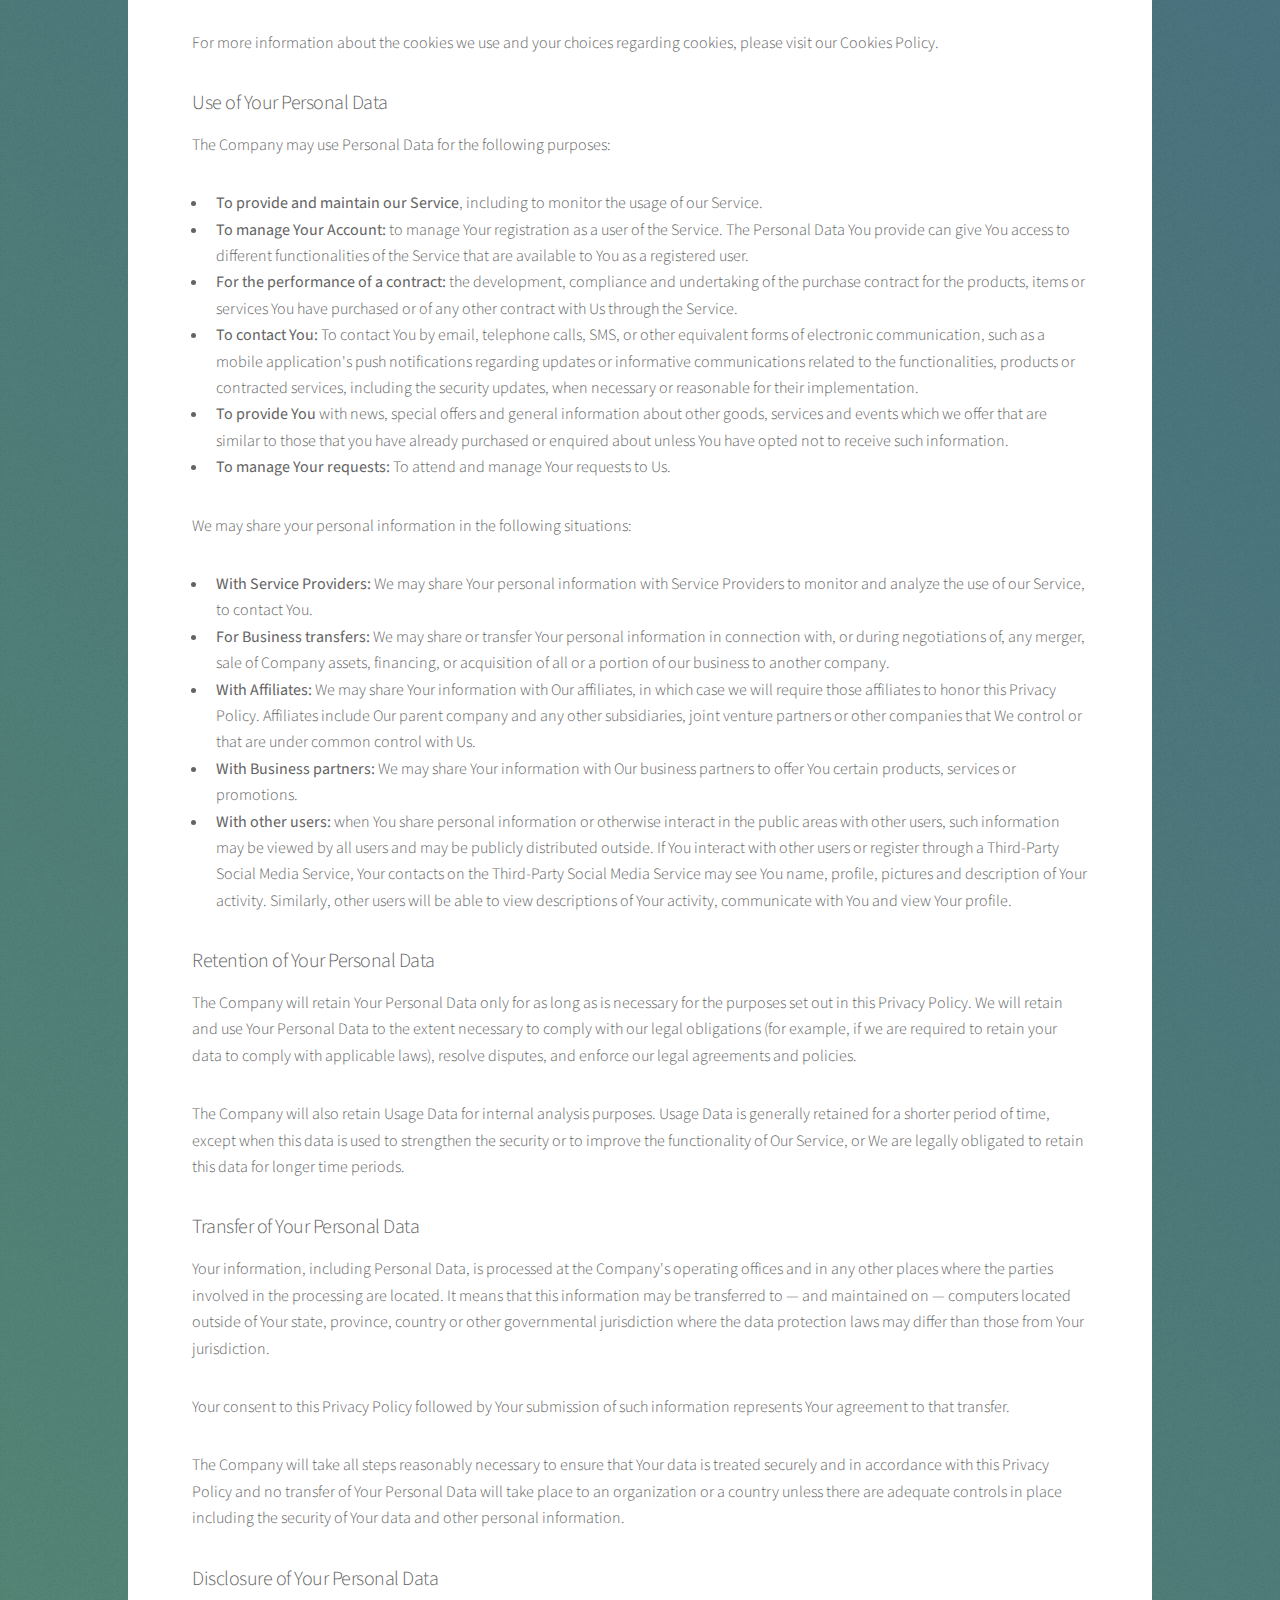
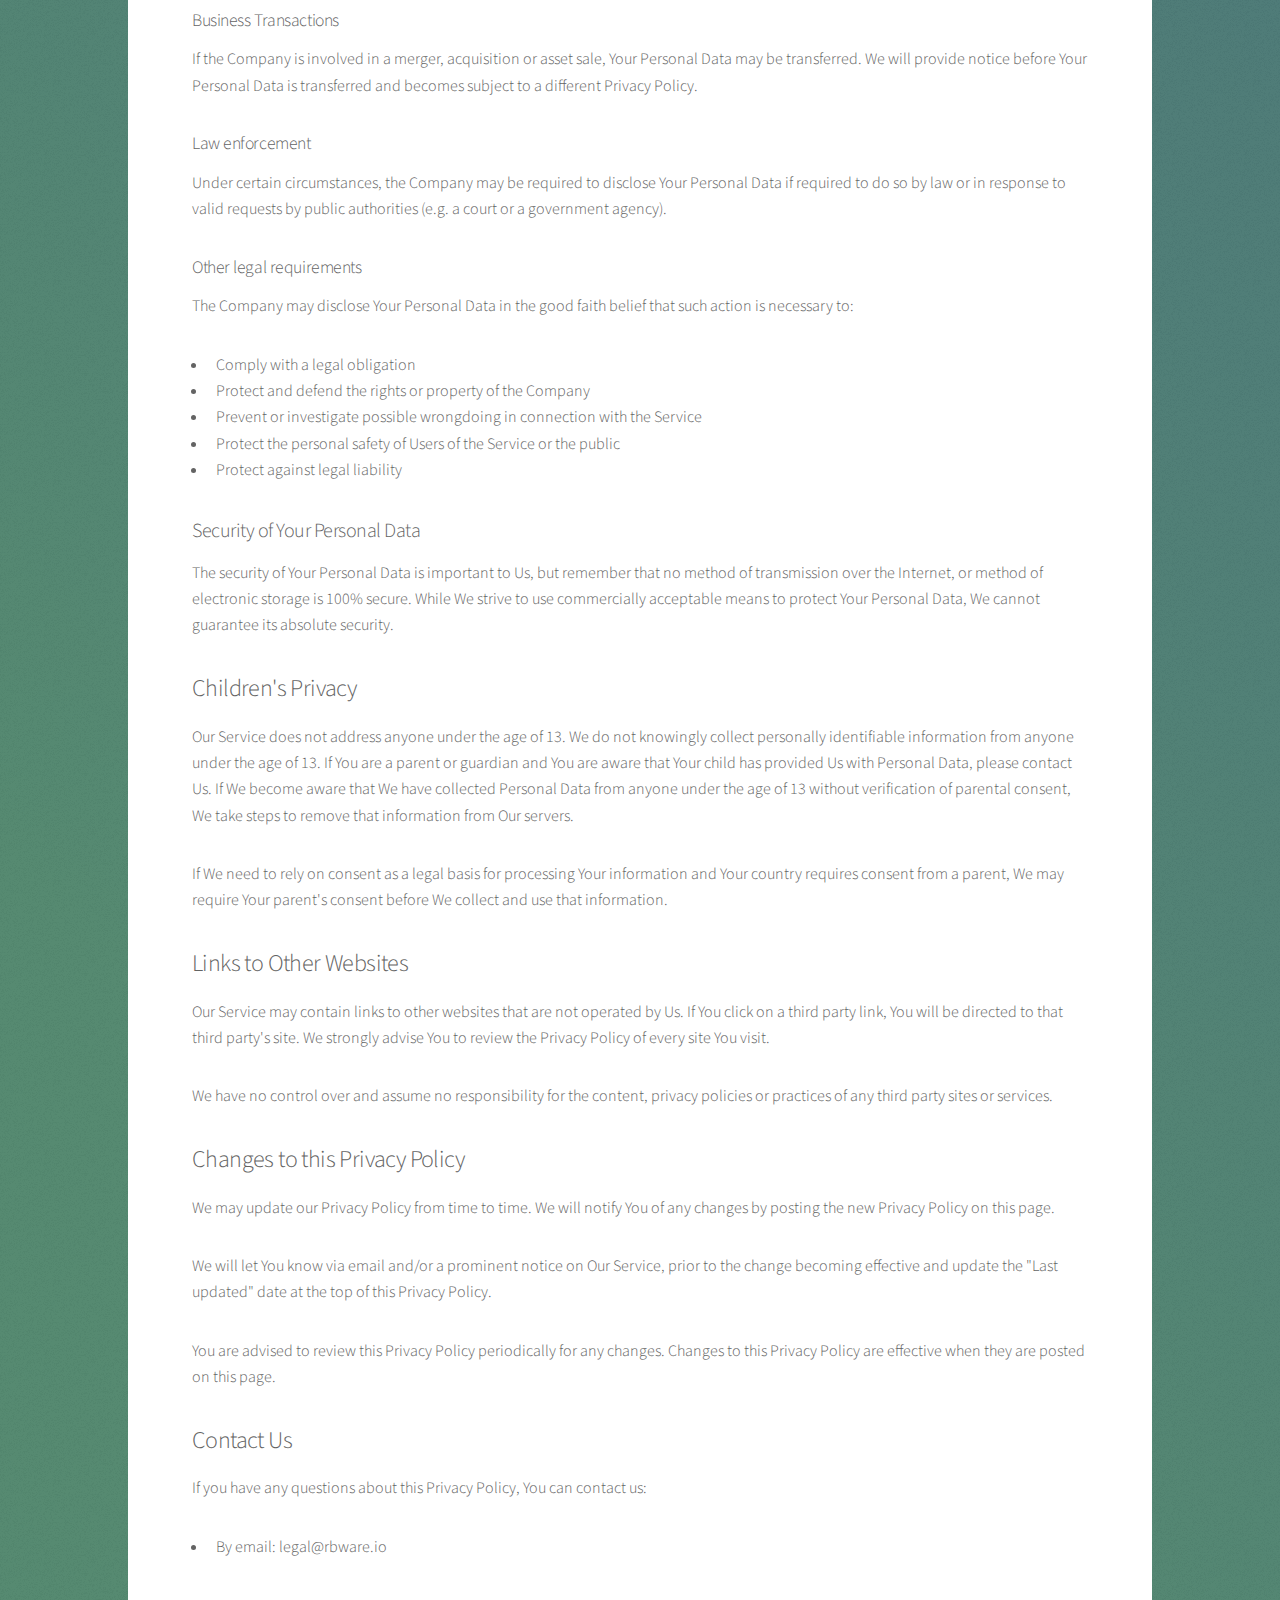
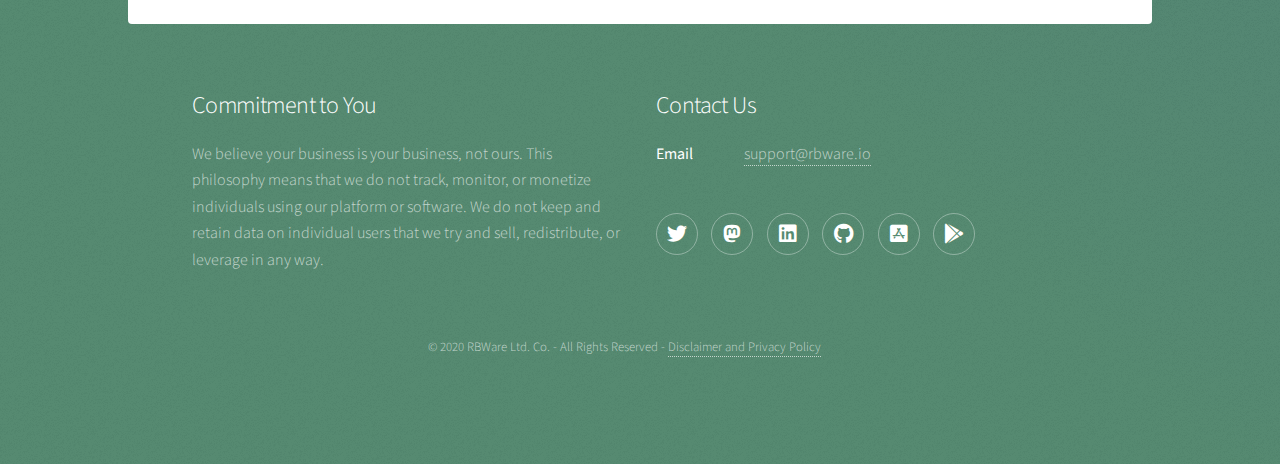
<file: privacy.html>
<!DOCTYPE HTML>
<html>
	<head>
		<title>RBWare</title>
		<meta charset="utf-8" />
		<meta name="viewport" content="width=device-width, initial-scale=1, user-scalable=no" />
		<link rel="stylesheet" href="assets/css/main.css" />
		<noscript><link rel="stylesheet" href="assets/css/noscript.css" /></noscript>
	</head>
	<body class="is-preload">

		<!-- Wrapper -->
			<div id="wrapper">

				<!-- Header -->
					<header id="header">
						<h1></h1>
					</header>

				<!-- Main -->
					<div id="main">

						<!-- Content -->
							<section id="content" class="main">
								<h1>Privacy Policy</h1>

								<p>Last updated: August 10, 2020</p>

								<p>This Privacy Policy describes Our policies and procedures on the collection, use and disclosure of Your information when You use the Service and tells You about Your privacy rights and how the law protects You.</p>

								<h2>Interpretation and Definitions</h2>
								<h3>Interpretation</h3>
								<p>The words of which the initial letter is capitalized have meanings defined under the following conditions.</p>
								<p>The following definitions shall have the same meaning regardless of whether they appear in singular or in plural.</p>

								<h3>Definitions</h3>
								<p>For the purposes of this Privacy Policy:</p>
								<ul>
    							<li>
        						<p><strong>You</strong> means the individual accessing or using the Service, or the company, or other legal entity on behalf of which such individual is accessing or using the Service, as applicable.</p>
          				</li>
    							<li>
        						<p><strong>Company</strong> (referred to as either "the Company", "We", "Us" or "Our" in this Agreement) refers to RBWare Ltd. Co.</p>
          				</li>
      						<li><strong>Affiliate</strong> means an entity that controls, is controlled by or is under common control with a party, where "control" means ownership of 50% or more of the shares, equity interest or other securities entitled to vote for election of directors or other managing authority.</li>
    							<li><strong>Account</strong> means a unique account created for You to access our Service or parts of our Service.</li>
									<li><strong>Website</strong> refers to RBWare, accessible from http://www.rbware.io</li>        <li><strong>Service</strong> refers to the Website.</li>
      						<li><strong>Country</strong> refers to: Texas, United States</li>
    							<li>
        						<p><strong>Service Provider</strong> means any natural or legal person who processes the data on behalf of the Company. It refers to third-party companies or individuals employed by the Company to facilitate the Service, to provide the Service on behalf of the Company, to perform services related to the Service or to assist the Company in analyzing how the Service is used.</p>
          				</li>
    							<li><strong>Third-party Social Media Service</strong> refers to any website or any social network website through which a User can log in or create an account to use the Service.</li>
      						<li>
        						<p><strong>Personal Data</strong> is any information that relates to an identified or identifiable individual.</p>
                	</li>
									<li><strong>Cookies</strong> are small files that are placed on Your computer, mobile device or any other device by a website, containing the details of Your browsing history on that website among its many uses.</li>  <li><strong>Device</strong> means any device that can access the Service such as a computer, a cellphone or a digital tablet.</li>
    							<li><strong>Usage Data</strong> refers to data collected automatically, either generated by the use of the Service or from the Service infrastructure itself (for example, the duration of a page visit).</li>
      					</ul>

								<h2>Collecting and Using Your Personal Data</h2>
								<h3>Types of Data Collected</h3>

								<h4>Personal Data</h4>
								<p>While using Our Service, We may ask You to provide Us with certain personally identifiable information that can be used to contact or identify You. Personally identifiable information may include, but is not limited to:</p>
								<ul>
              		<li>Usage Data</li>
								</ul>


								<h4>Usage Data</h4>
								<p>Usage Data is collected automatically when using the Service.</p>
								<p>Usage Data may include information such as Your Device's Internet Protocol address (e.g. IP address), browser type, browser version, the pages of our Service that You visit, the time and date of Your visit, the time spent on those pages, unique device identifiers and other diagnostic data.</p>
								<p>When You access the Service by or through a mobile device, We may collect certain information automatically, including, but not limited to, the type of mobile device You use, Your mobile device unique ID, the IP address of Your mobile device, Your mobile operating system, the type of mobile Internet browser You use, unique device identifiers and other diagnostic data.</p>
								<p>We may also collect information that Your browser sends whenever You visit our Service or when You access the Service by or through a mobile device.</p>

						    <h4>Tracking Technologies and Cookies</h4>
						    <p>We use Cookies and similar tracking technologies to track the activity on Our Service and store certain information. Tracking technologies used are beacons, tags, and scripts to collect and track information and to improve and analyze Our Service.</p>
						    <p>You can instruct Your browser to refuse all Cookies or to indicate when a Cookie is being sent. However, if You do not accept Cookies, You may not be able to use some parts of our Service.</p>
						    <p>Cookies can be "Persistent" or "Session" Cookies. Persistent Cookies remain on your personal computer or mobile device when You go offline, while Session Cookies are deleted as soon as You close your web browser. Learn more about cookies in the <a href="https://www.privacypolicies.com/blog/cookies/">"What Are Cookies"</a> article.</p>
						    <p>We use both session and persistent Cookies for the purposes set out below:</p>
						    <ul>
						        <li>
						            <p><strong>Necessary / Essential Cookies</strong>
						            <p>Type: Session Cookies</p>
						            <p>Administered by: Us</p>
						            <p>Purpose: These Cookies are essential to provide You with services available through the Website and to enable You to use some of its features. They help to authenticate users and prevent fraudulent use of user accounts. Without these Cookies, the services that You have asked for cannot be provided, and We only use these Cookies to provide You with those services.</p>
						        </li>
						        <li>
						            <p><strong>Cookies Policy / Notice Acceptance Cookies</strong></p>
						            <p>Type: Persistent Cookies</p>
						            <p>Administered by: Us</p>
						            <p>Purpose: These Cookies identify if users have accepted the use of cookies on the Website.</p>
						        </li>
						        <li>
						            <p><strong>Functionality Cookies</strong></p>
						            <p>Type: Persistent Cookies</p>
						            <p>Administered by: Us</p>
						            <p>Purpose: These Cookies allow us to remember choices You make when You use the Website, such as remembering your login details or language preference. The purpose of these Cookies is to provide You with a more personal experience and to avoid You having to re-enter your preferences every time You use the Website.</p>
						        </li>
						                </ul>
						    <p>For more information about the cookies we use and your choices regarding cookies, please visit our Cookies Policy.</p>

								<h3>Use of Your Personal Data</h3>
								<p>The Company may use Personal Data for the following purposes:</p>
								<ul>
								    <li><strong>To provide and maintain our Service</strong>, including to monitor the usage of our Service.</li>
								    <li><strong>To manage Your Account:</strong> to manage Your registration as a user of the Service. The Personal Data You provide can give You access to different functionalities of the Service that are available to You as a registered user.</li>
								    <li><strong>For the performance of a contract:</strong> the development, compliance and undertaking of the purchase contract for the products, items or services You have purchased or of any other contract with Us through the Service.</li>
								    <li><strong>To contact You:</strong> To contact You by email, telephone calls, SMS, or other equivalent forms of electronic communication, such as a mobile application's push notifications regarding updates or informative communications related to the functionalities, products or contracted services, including the security updates, when necessary or reasonable for their implementation.</li>
								    <li><strong>To provide You</strong> with news, special offers and general information about other goods, services and events which we offer that are similar to those that you have already purchased or enquired about unless You have opted not to receive such information.</li>
								    <li><strong>To manage Your requests:</strong> To attend and manage Your requests to Us.</li>
								</ul>

								<p>We may share your personal information in the following situations:</p>

								<ul>
								    <li><strong>With Service Providers:</strong> We may share Your personal information with Service Providers to monitor and analyze the use of our Service,  to contact You.</li>
								    <li><strong>For Business transfers:</strong> We may share or transfer Your personal information in connection with, or during negotiations of, any merger, sale of Company assets, financing, or acquisition of all or a portion of our business to another company.</li>
								    <li><strong>With Affiliates:</strong> We may share Your information with Our affiliates, in which case we will require those affiliates to honor this Privacy Policy. Affiliates include Our parent company and any other subsidiaries, joint venture partners or other companies that We control or that are under common control with Us.</li>
								    <li><strong>With Business partners:</strong> We may share Your information with Our business partners to offer You certain products, services or promotions.</li>
								    <li><strong>With other users:</strong> when You share personal information or otherwise interact in the public areas with other users, such information may be viewed by all users and may be publicly distributed outside. If You interact with other users or register through a Third-Party Social Media Service, Your contacts on the Third-Party Social Media Service may see You name, profile, pictures and description of Your activity. Similarly, other users will be able to view descriptions of Your activity, communicate with You and view Your profile.</li>
								</ul>

								<h3>Retention of Your Personal Data</h3>
								<p>The Company will retain Your Personal Data only for as long as is necessary for the purposes set out in this Privacy Policy. We will retain and use Your Personal Data to the extent necessary to comply with our legal obligations (for example, if we are required to retain your data to comply with applicable laws), resolve disputes, and enforce our legal agreements and policies.</p>
								<p>The Company will also retain Usage Data for internal analysis purposes. Usage Data is generally retained for a shorter period of time, except when this data is used to strengthen the security or to improve the functionality of Our Service, or We are legally obligated to retain this data for longer time periods.</p>

								<h3>Transfer of Your Personal Data</h3>
								<p>Your information, including Personal Data, is processed at the Company's operating offices and in any other places where the parties involved in the processing are located. It means that this information may be transferred to — and maintained on — computers located outside of Your state, province, country or other governmental jurisdiction where the data protection laws may differ than those from Your jurisdiction.</p>
								<p>Your consent to this Privacy Policy followed by Your submission of such information represents Your agreement to that transfer.</p>
								<p>The Company will take all steps reasonably necessary to ensure that Your data is treated securely and in accordance with this Privacy Policy and no transfer of Your Personal Data will take place to an organization or a country unless there are adequate controls in place including the security of Your data and other personal information.</p>

								<h3>Disclosure of Your Personal Data</h3>
								<h4>Business Transactions</h4>
								<p>If the Company is involved in a merger, acquisition or asset sale, Your Personal Data may be transferred. We will provide notice before Your Personal Data is transferred and becomes subject to a different Privacy Policy.</p>
								<h4>Law enforcement</h4>
								<p>Under certain circumstances, the Company may be required to disclose Your Personal Data if required to do so by law or in response to valid requests by public authorities (e.g. a court or a government agency).</p>
								<h4>Other legal requirements</h4>
								<p>The Company may disclose Your Personal Data in the good faith belief that such action is necessary to:</p>
								<ul>
								    <li>Comply with a legal obligation</li>
								    <li>Protect and defend the rights or property of the Company</li>
								    <li>Prevent or investigate possible wrongdoing in connection with the Service</li>
								    <li>Protect the personal safety of Users of the Service or the public</li>
								    <li>Protect against legal liability</li>
								</ul>

								<h3>Security of Your Personal Data</h3>
								<p>The security of Your Personal Data is important to Us, but remember that no method of transmission over the Internet, or method of electronic storage is 100% secure. While We strive to use commercially acceptable means to protect Your Personal Data, We cannot guarantee its absolute security.</p>

						    <h2>Children's Privacy</h2>
						    <p>Our Service does not address anyone under the age of 13. We do not knowingly collect personally identifiable information from anyone under the age of 13. If You are a parent or guardian and You are aware that Your child has provided Us with Personal Data, please contact Us. If We become aware that We have collected Personal Data from anyone under the age of 13 without verification of parental consent, We take steps to remove that information from Our servers.</p>
						    <p>If We need to rely on consent as a legal basis for processing Your information and Your country requires consent from a parent, We may require Your parent's consent before We collect and use that information.</p>

								<h2>Links to Other Websites</h2>
								<p>Our Service may contain links to other websites that are not operated by Us. If You click on a third party link, You will be directed to that third party's site. We strongly advise You to review the Privacy Policy of every site You visit.</p>
								<p>We have no control over and assume no responsibility for the content, privacy policies or practices of any third party sites or services.</p>

								<h2>Changes to this Privacy Policy</h2>
								<p>We may update our Privacy Policy from time to time. We will notify You of any changes by posting the new Privacy Policy on this page.</p>
								<p>We will let You know via email and/or a prominent notice on Our Service, prior to the change becoming effective and update the "Last updated" date at the top of this Privacy Policy.</p>
								<p>You are advised to review this Privacy Policy periodically for any changes. Changes to this Privacy Policy are effective when they are posted on this page.</p>

								<h2>Contact Us</h2>
								<p>If you have any questions about this Privacy Policy, You can contact us:</p>
								<ul>
					        <li>By email: legal@rbware.io</li>
				        </ul>
							</section>

					</div>

				<!-- Footer -->
				<footer id="footer">
					<section>
						<h2>Commitment to You</h2>
						<p>We believe your business is your business, not ours. This philosophy means that we do not track, monitor, or monetize individuals using our platform or software. We do not keep and retain data on individual users that we try and sell, redistribute, or leverage in any way. </p>
					</section>
					<section>
						<h2>Contact Us</h2>
						<dl class="alt">
							<dt>Email</dt>
							<dd><a href="mailto:support@rbware.io">support@rbware.io</a></dd>
						</dl>
						<ul class="icons">
							<li><a href="https://twitter.com/" class="icon brands fa-twitter alt"><span class="label">Twitter</span></a></li>
							<li><a href="https://mastodon.social/@RBWare" class="icon brands fa-mastodon alt"><span class="label">Mastodon</span></a></li>
							<li><a href="https://www.linkedin.com/company/rbware" class="icon brands fa-linkedin alt"><span class="label">LinkedIn</span></a></li>
							<li><a href="https://github.com/RBWare" class="icon brands fa-github alt"><span class="label">GitHub</span></a></li>
							<li><a href="https://dribbble.com/RBWare" class="icon brands fa-app-store-ios alt"><span class="label">App Store</span></a></li>
							<li><a href="https://play.google.com/store/apps/developer?id=RBWare&hl=en_US" class="icon brands fa-google-play alt"><span class="label">Google Play</span></a></li>
						</ul>
					</section>
					<p class="copyright">&copy; 2020 RBWare Ltd. Co. - All Rights Reserved - <a href="disclaimer.html">Disclaimer and Privacy Policy</a></p>
				</footer>

			</div>

		<!-- Scripts -->
			<script src="assets/js/jquery.min.js"></script>
			<script src="assets/js/jquery.scrollex.min.js"></script>
			<script src="assets/js/jquery.scrolly.min.js"></script>
			<script src="assets/js/browser.min.js"></script>
			<script src="assets/js/breakpoints.min.js"></script>
			<script src="assets/js/util.js"></script>
			<script src="assets/js/main.js"></script>

	</body>
</html>
</file>
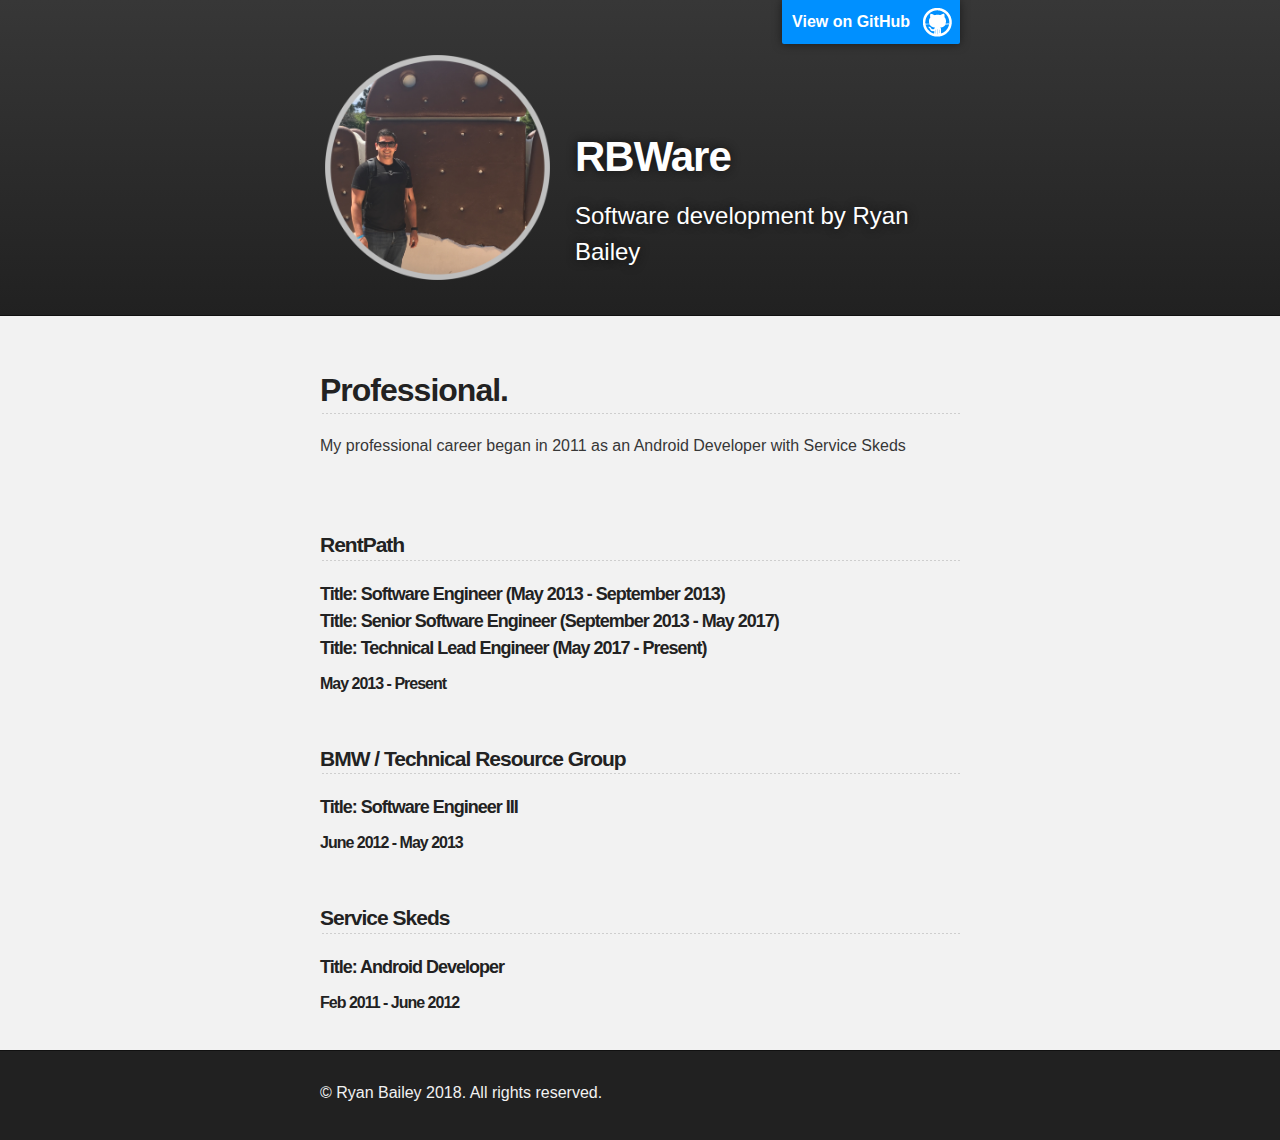
<file: professional.html>
<!DOCTYPE html>
<html>

  <head>
    <meta charset='utf-8'>
    <meta http-equiv="X-UA-Compatible" content="chrome=1">
    <meta name="description" content="RBWare : ">

    <link rel="stylesheet" type="text/css" media="screen" href="stylesheets/stylesheet.css">

    <title>RBWare</title>
  </head>

  <body>

    <!-- HEADER -->
    <div id="header_wrap" class="outer">
        <header class="inner">
          <a id="forkme_banner" href="https://github.com/RBWare">View on GitHub</a>
          <table class="header-table-main">
              <td  class="header-table">
                <img src="images/profile.png" class="profile-img">
              </td>
              <td class="header-table">
                <h1 id="project_title" class="header-text">
                  </img> RBWare
                </h1>
                <p id="project_tagline">Software development by Ryan Bailey</p>
              </td>
          </table>
        </header>
    </div>

    <!-- MAIN CONTENT -->
    <div id="main_content_wrap" class="outer">
      <section id="main_content" class="inner">
        <h2>
          <span aria-hidden="true" class="octicon octicon-link">Professional.</span>
        </h2>

    <p>My professional career began in 2011 as an Android Developer with Service Skeds<br><br></p>
        <section>
          <h4>
            <span aria-hidden="true" class="octicon octicon-link">RentPath</span>
          </h4>
          <h5>
            <span aria-hidden="true" class="octicon octicon-link">Title: Software Engineer (May 2013 - September 2013)<br />Title: Senior Software Engineer (September 2013 - May 2017)<br />Title: Technical Lead Engineer (May 2017 - Present)</span>
          </h5>
          <h6>
            <span aria-hidden="true" class="octicon octicon-link"><i>May 2013 - Present</i></hidden>
          </h6>
            <p></p>
        </section>
        <section>
          <h4>
            <span aria-hidden="true" class="octicon octicon-link">BMW / Technical Resource Group</span>
          </h4>
          <h5>
            <span aria-hidden="true" class="octicon octicon-link">Title: Software Engineer III</span>
          </h5>
          <h6>
            <span aria-hidden="true" class="octicon octicon-link"><i>June 2012 - May 2013</i></hidden>
          </h6>
          <p></p>
        </section>
        <section>
          <h4>
            <span aria-hidden="true" class="octicon octicon-link">Service Skeds</span>
          </h4>
          <h5>
            <span aria-hidden="true" class="octicon octicon-link">Title: Android Developer</span>
          </h5>
          <h6>
            <span aria-hidden="true" class="octicon octicon-link"><i>Feb 2011 - June 2012</i></hidden>
          </h6>
          <p></p>
        </section>
      </section>
    </div>

    <!-- FOOTER  -->
    <div id="footer_wrap" class="outer">
      <footer class="inner">
        <p>© Ryan Bailey 2018. All rights reserved.</p>
      </footer>
    </div>
  </body>
</html>
</file>
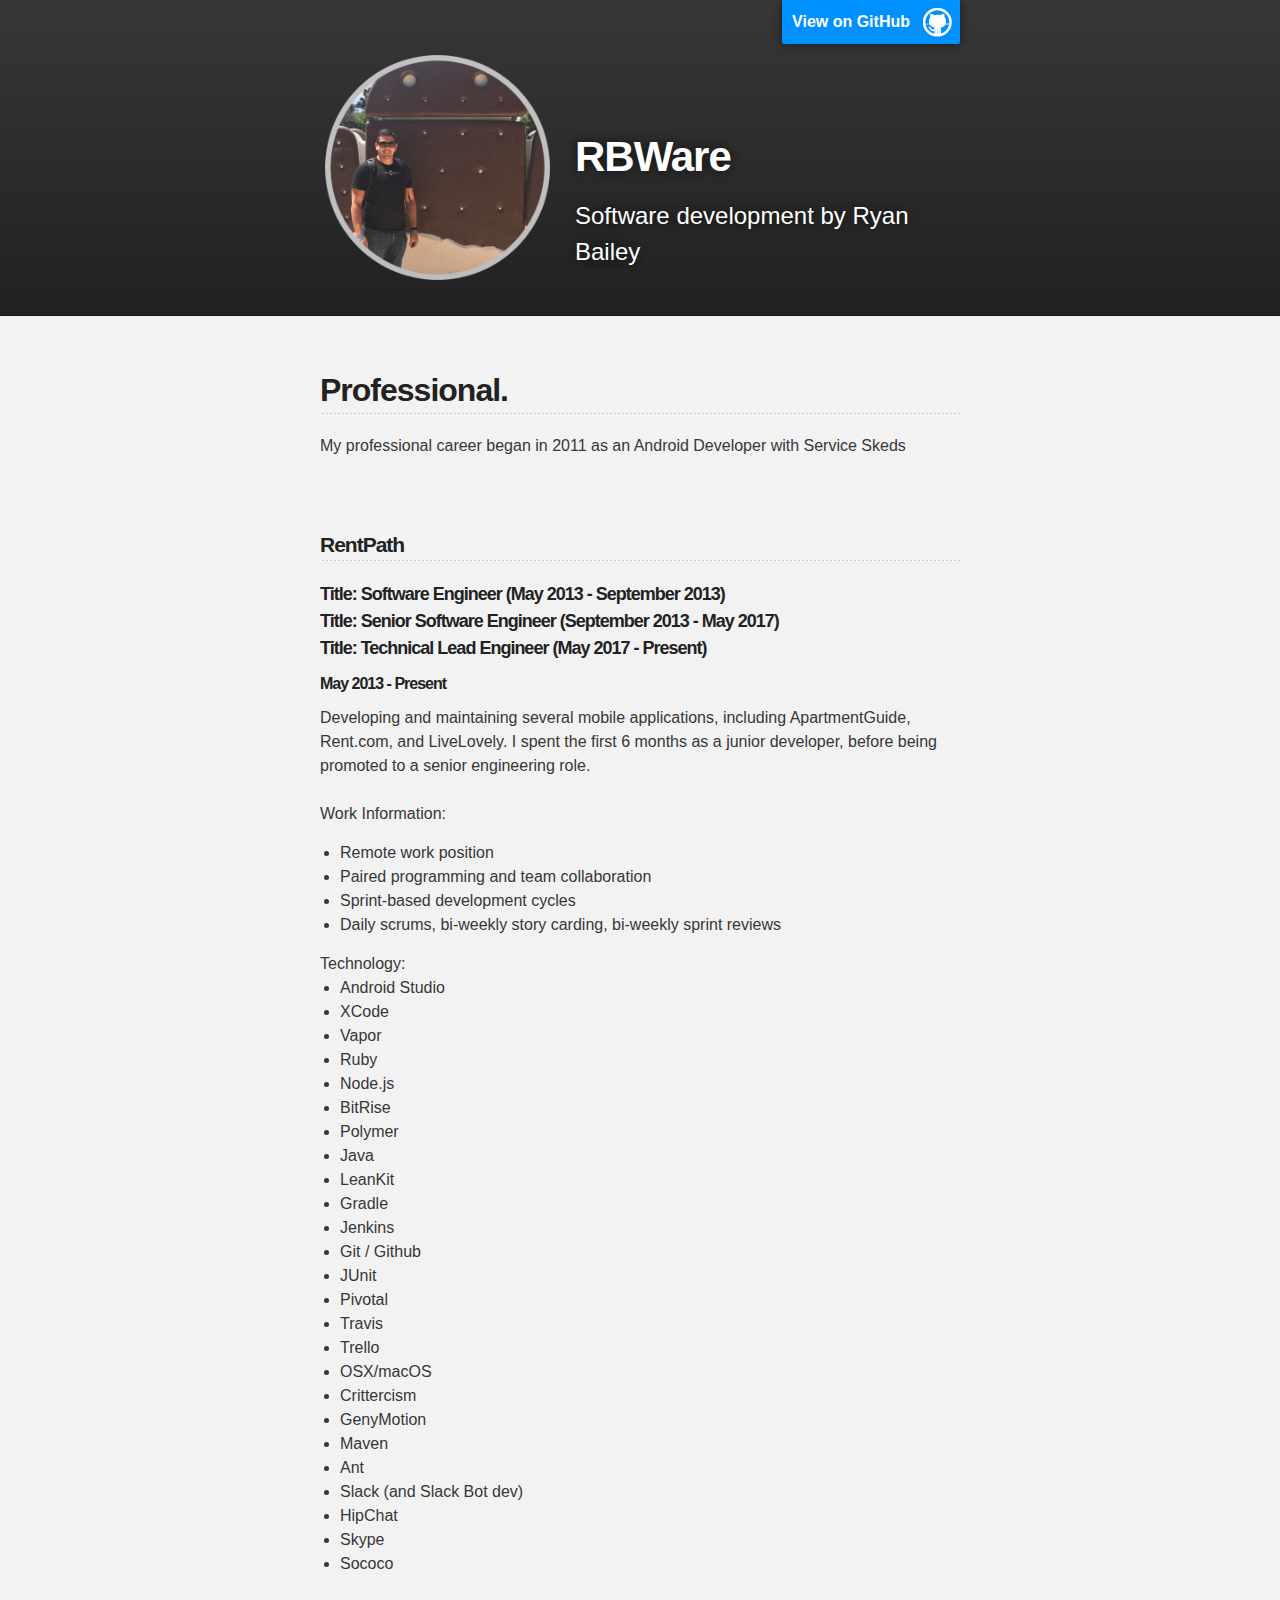
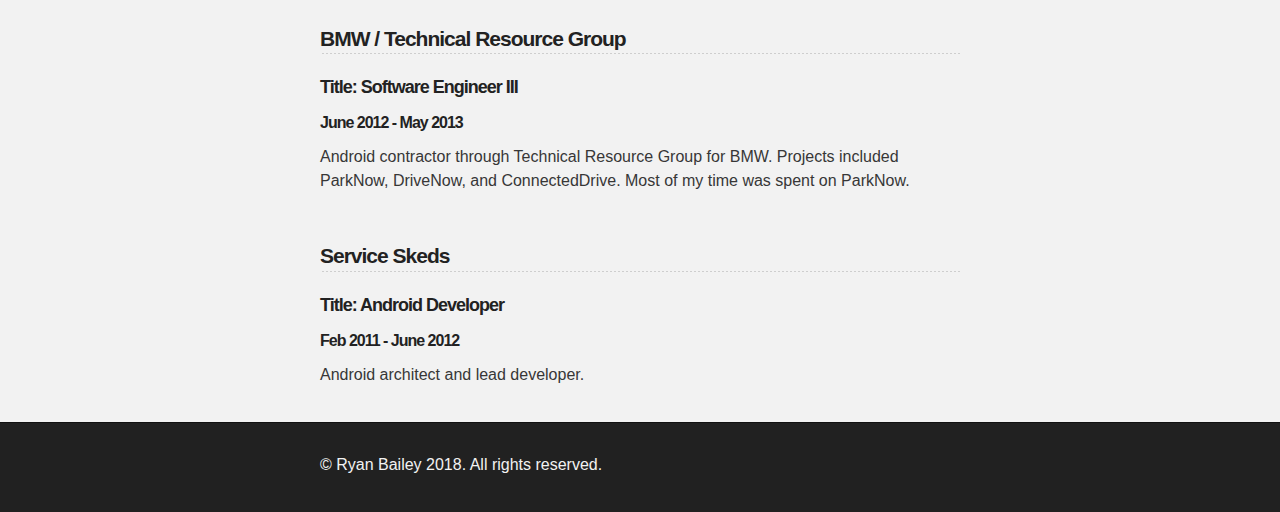
<file: original/professional.html>
<!DOCTYPE html>
<html>

  <head>
    <meta charset='utf-8'>
    <meta http-equiv="X-UA-Compatible" content="chrome=1">
    <meta name="description" content="RBWare : ">

    <link rel="stylesheet" type="text/css" media="screen" href="stylesheets/stylesheet.css">

    <title>RBWare</title>
  </head>

  <body>

    <!-- HEADER -->
    <div id="header_wrap" class="outer">
        <header class="inner">
          <a id="forkme_banner" href="https://github.com/RBWare">View on GitHub</a>
          <table class="header-table-main">
              <td  class="header-table">
                <img src="images/profile.png" class="profile-img">
              </td>
              <td class="header-table">
                <h1 id="project_title" class="header-text">
                  </img> RBWare
                </h1>
                <p id="project_tagline">Software development by Ryan Bailey</p>
              </td>
          </table>
        </header>
    </div>

    <!-- MAIN CONTENT -->
    <div id="main_content_wrap" class="outer">
      <section id="main_content" class="inner">
        <h2>
          <span aria-hidden="true" class="octicon octicon-link">Professional.</span>
        </h2>

    <p>My professional career began in 2011 as an Android Developer with Service Skeds<br><br></p>
        <section>
          <h4>
            <span aria-hidden="true" class="octicon octicon-link">RentPath</span>
          </h4>
          <h5>
            <span aria-hidden="true" class="octicon octicon-link">Title: Software Engineer (May 2013 - September 2013)<br />Title: Senior Software Engineer (September 2013 - May 2017)<br />Title: Technical Lead Engineer (May 2017 - Present)</span>
          </h5>
          <h6>
            <span aria-hidden="true" class="octicon octicon-link"><i>May 2013 - Present</i></hidden>
          </h6>
            <p>
Developing and maintaining several mobile applications, including ApartmentGuide, Rent.com, and LiveLovely. I spent the first 6 months as a junior developer, before being promoted to a senior engineering role.
<br /><br />
Work Information:<br />
<ul>
<li>Remote work position</li>
<li>Paired programming and team collaboration</li>
<li>Sprint-based development cycles</li>
<li>Daily scrums, bi-weekly story carding, bi-weekly sprint reviews</li>
</ul>

Technology:<br />
<ul>
<li>Android Studio</li>
<li>XCode</li>
<li>Vapor</li>
<li>Ruby</li>
<li>Node.js</li>
<li>BitRise</li>
<li>Polymer</li>
<li>Java</li>
<li>LeanKit</li>
<li>Gradle</li>
<li>Jenkins</li>
<li>Git / Github</li>
<li>JUnit</li>
<li>Pivotal</li>
<li>Travis</li>
<li>Trello</li>
<li>OSX/macOS</li>
<li>Crittercism</li>
<li>GenyMotion</li>
<li>Maven</li>
<li>Ant</li>
<li>Slack (and Slack Bot dev)</li>
<li>HipChat</li>
<li>Skype</li>
<li>Sococo</li>
</ul>
            </p>
        </section>
        <section>
          <h4>
            <span aria-hidden="true" class="octicon octicon-link">BMW / Technical Resource Group</span>
          </h4>
          <h5>
            <span aria-hidden="true" class="octicon octicon-link">Title: Software Engineer III</span>
          </h5>
          <h6>
            <span aria-hidden="true" class="octicon octicon-link"><i>June 2012 - May 2013</i></hidden>
          </h6>
          <p>Android contractor through Technical Resource Group for BMW. Projects included ParkNow, DriveNow, and ConnectedDrive. Most of my time was spent on ParkNow.</p>
        </section>
        <section>
          <h4>
            <span aria-hidden="true" class="octicon octicon-link">Service Skeds</span>
          </h4>
          <h5>
            <span aria-hidden="true" class="octicon octicon-link">Title: Android Developer</span>
          </h5>
          <h6>
            <span aria-hidden="true" class="octicon octicon-link"><i>Feb 2011 - June 2012</i></hidden>
          </h6>
          <p>Android architect and lead developer.</p>
        </section>
      </section>
    </div>

    <!-- FOOTER  -->
    <div id="footer_wrap" class="outer">
      <footer class="inner">
        <p>© Ryan Bailey 2018. All rights reserved.</p>
      </footer>
    </div>
  </body>
</html>
</file>
<file: stylesheets/stylesheet.css>
/*******************************************************************************
Slate Theme for GitHub Pages
by Jason Costello, @jsncostello
*******************************************************************************/

@import url(github-light.css);

/*******************************************************************************
MeyerWeb Reset
*******************************************************************************/

html, body, div, span, applet, object, iframe,
h1, h2, h3, h4, h5, h6, p, blockquote, pre,
a, abbr, acronym, address, big, cite, code,
del, dfn, em, img, ins, kbd, q, s, samp,
small, strike, strong, sub, sup, tt, var,
b, u, i, center,
dl, dt, dd, ol, ul, li,
fieldset, form, label, legend,
table, caption, tbody, tfoot, thead, tr, th, td,
article, aside, canvas, details, embed,
figure, figcaption, footer, header, hgroup,
menu, nav, output, ruby, section, summary,
time, mark, audio, video {
  margin: 0;
  padding: 0;
  border: 0;
  font: inherit;
  vertical-align: baseline;
}

/* HTML5 display-role reset for older browsers */
article, aside, details, figcaption, figure,
footer, header, hgroup, menu, nav, section {
  display: block;
}

ol, ul {
  list-style: none;
}

table {
  border-collapse: collapse;
  border-spacing: 0;
}

/*******************************************************************************
Theme Styles
*******************************************************************************/

body {
  box-sizing: border-box;
  color:#373737;
  background: #212121;
  font-size: 16px;
  font-family: 'Myriad Pro', Calibri, Helvetica, Arial, sans-serif;
  line-height: 1.5;
  -webkit-font-smoothing: antialiased;
}

h1, h2, h3, h4, h5, h6 {
  margin: 10px 0;
  font-weight: 700;
  color:#222222;
  font-family: 'Lucida Grande', 'Calibri', Helvetica, Arial, sans-serif;
  letter-spacing: -1px;
}

h1 {
  font-size: 36px;
  font-weight: 700;
}

h2 {
  padding-bottom: 10px;
  font-size: 32px;
  background: url('../images/bg_hr.png') repeat-x bottom;
}

h3 {
  font-size: 24px;
}

h4 {
  padding-bottom: 10px;
  padding-top: 32px;
  font-size: 21px;
  background: url('../images/bg_hr.png') repeat-x bottom;
}

h5 {
  font-size: 18px;
}

h6 {
  font-size: 16px;
}

p {
  margin: 10px 0 15px 0;
}

footer p {
  color: #f2f2f2;
}

a {
  text-decoration: none;
  color: #007edf;
  text-shadow: none;

  transition: color 0.5s ease;
  transition: text-shadow 0.5s ease;
  -webkit-transition: color 0.5s ease;
  -webkit-transition: text-shadow 0.5s ease;
  -moz-transition: color 0.5s ease;
  -moz-transition: text-shadow 0.5s ease;
  -o-transition: color 0.5s ease;
  -o-transition: text-shadow 0.5s ease;
  -ms-transition: color 0.5s ease;
  -ms-transition: text-shadow 0.5s ease;
}

a:hover, a:focus {text-decoration: underline;}

footer a {
  color: #F2F2F2;
  text-decoration: underline;
}

em {
  font-style: italic;
}

strong {
  font-weight: bold;
}

img {
  position: relative;
  margin: 0 auto;
  max-width: 739px;
  padding: 5px;
  margin: 10px 0 10px 0;
}

p img {
  display: inline;
  margin: 0;
  padding: 0;
  vertical-align: middle;
  text-align: center;
  border: none;
}

pre, code {
  width: 100%;
  color: #222;
  background-color: #fff;

  font-family: Monaco, "Bitstream Vera Sans Mono", "Lucida Console", Terminal, monospace;
  font-size: 14px;

  border-radius: 2px;
  -moz-border-radius: 2px;
  -webkit-border-radius: 2px;
}

pre {
  width: 100%;
  padding: 10px;
  box-shadow: 0 0 10px rgba(0,0,0,.1);
  overflow: auto;
}

code {
  padding: 3px;
  margin: 0 3px;
  box-shadow: 0 0 10px rgba(0,0,0,.1);
}

pre code {
  display: block;
  box-shadow: none;
}

blockquote {
  color: #666;
  margin-bottom: 20px;
  padding: 0 0 0 20px;
  border-left: 3px solid #bbb;
}


ul, ol, dl {
  margin-bottom: 15px
}

ul {
  list-style-position: inside;
  list-style: disc;
  padding-left: 20px;
}

ol {
  list-style-position: inside;
  list-style: decimal;
  padding-left: 20px;
}

dl dt {
  font-weight: bold;
}

dl dd {
  padding-left: 20px;
  font-style: italic;
}

dl p {
  padding-left: 20px;
  font-style: italic;
}

hr {
  height: 1px;
  margin-bottom: 5px;
  border: none;
  background: url('../images/bg_hr.png') repeat-x center;
}

table {
  border: 1px solid #373737;
  margin-bottom: 20px;
  text-align: left;
 }

th {
  font-family: 'Lucida Grande', 'Helvetica Neue', Helvetica, Arial, sans-serif;
  padding: 10px;
  background: #373737;
  color: #fff;
 }

td {
  padding: 10px;
  border: 1px solid #373737;
 }

 .profile-img {
   margin: 0 auto;
   max-width: 225px;
   max-height: 225px;
   height: auto;
   border-style: none;
   border: 0px;
   vertical-align: bottom;
   margin-right: 20px;
 }

 .header-table-main {
   border: 0px;
   padding: 0px;
   max-height: auto;
   margin: 0 auto;
 }

 .header-table{
   border: 0px;
   padding: 0px;
   vertical-align: bottom;
   margin-left: 20px;
   max-height: auto;
   height: auto;
   margin: 0 auto;
 }

form {
  background: #f2f2f2;
  padding: 20px;
}

/*******************************************************************************
Full-Width Styles
*******************************************************************************/

.outer {
  width: 100%;
}

.inner {
  position: relative;
  max-width: 640px;
  padding: 20px 10px;
  margin: 0 auto;
}

#forkme_banner {
  display: block;
  position: absolute;
  top:0;
  right: 10px;
  z-index: 10;
  padding: 10px 50px 10px 10px;
  color: #fff;
  background: url('../images/blacktocat.png') #0090ff no-repeat 95% 50%;
  font-weight: 700;
  box-shadow: 0 0 10px rgba(0,0,0,.5);
  border-bottom-left-radius: 2px;
  border-bottom-right-radius: 2px;
}

#header_wrap {
  background: #212121;
  background: -moz-linear-gradient(top, #373737, #212121);
  background: -webkit-linear-gradient(top, #373737, #212121);
  background: -ms-linear-gradient(top, #373737, #212121);
  background: -o-linear-gradient(top, #373737, #212121);
  background: linear-gradient(top, #373737, #212121);
}

#header_wrap .inner {
  padding: 50px 10px 30px 10px;
}

#project_title {
  margin: 0;
  color: #fff;
  font-size: 42px;
  font-weight: 700;
  text-shadow: #111 0px 0px 10px;
}

#project_tagline {
  color: #fff;
  font-size: 24px;
  font-weight: 300;
  background: none;
  text-shadow: #111 0px 0px 10px;
}

#downloads {
  position: absolute;
  width: 210px;
  z-index: 10;
  bottom: -40px;
  right: 0;
  height: 70px;
  background: url('../images/icon_download.png') no-repeat 0% 90%;
}

#main_content_wrap {
  background: #f2f2f2;
  border-top: 1px solid #111;
  border-bottom: 1px solid #111;
}

#main_content {
  padding-top: 40px;
}

#footer_wrap {
  background: #212121;
}



/*******************************************************************************
Small Device Styles
*******************************************************************************/

@media screen and (max-width: 480px) {
  body {
    font-size:14px;
  }

  #downloads {
    display: none;
  }

  .inner {
    min-width: 320px;
    max-width: 480px;
  }

  #project_title {
  font-size: 32px;
  }

  h1 {
    font-size: 28px;
  }

  h2 {
    font-size: 24px;
  }

  h3 {
    font-size: 21px;
  }

  h4 {
    font-size: 18px;
  }

  h5 {
    font-size: 14px;
  }

  h6 {
    font-size: 12px;
  }

  code, pre {
    min-width: 320px;
    max-width: 480px;
    font-size: 11px;
  }

}
</file>
<file: assets/css/noscript.css>
/* Header */

	body.is-preload #header.alt > * {
		opacity: 1;
	}

	body.is-preload #header.alt .logo {
		-moz-transform: none;
		-webkit-transform: none;
		-ms-transform: none;
		transform: none;
	}
</file>
<file: original/stylesheets/stylesheet.css>
/*******************************************************************************
Slate Theme for GitHub Pages
by Jason Costello, @jsncostello
*******************************************************************************/

@import url(github-light.css);

/*******************************************************************************
MeyerWeb Reset
*******************************************************************************/

html, body, div, span, applet, object, iframe,
h1, h2, h3, h4, h5, h6, p, blockquote, pre,
a, abbr, acronym, address, big, cite, code,
del, dfn, em, img, ins, kbd, q, s, samp,
small, strike, strong, sub, sup, tt, var,
b, u, i, center,
dl, dt, dd, ol, ul, li,
fieldset, form, label, legend,
table, caption, tbody, tfoot, thead, tr, th, td,
article, aside, canvas, details, embed,
figure, figcaption, footer, header, hgroup,
menu, nav, output, ruby, section, summary,
time, mark, audio, video {
  margin: 0;
  padding: 0;
  border: 0;
  font: inherit;
  vertical-align: baseline;
}

/* HTML5 display-role reset for older browsers */
article, aside, details, figcaption, figure,
footer, header, hgroup, menu, nav, section {
  display: block;
}

ol, ul {
  list-style: none;
}

table {
  border-collapse: collapse;
  border-spacing: 0;
}

/*******************************************************************************
Theme Styles
*******************************************************************************/

body {
  box-sizing: border-box;
  color:#373737;
  background: #212121;
  font-size: 16px;
  font-family: 'Myriad Pro', Calibri, Helvetica, Arial, sans-serif;
  line-height: 1.5;
  -webkit-font-smoothing: antialiased;
}

h1, h2, h3, h4, h5, h6 {
  margin: 10px 0;
  font-weight: 700;
  color:#222222;
  font-family: 'Lucida Grande', 'Calibri', Helvetica, Arial, sans-serif;
  letter-spacing: -1px;
}

h1 {
  font-size: 36px;
  font-weight: 700;
}

h2 {
  padding-bottom: 10px;
  font-size: 32px;
  background: url('../images/bg_hr.png') repeat-x bottom;
}

h3 {
  font-size: 24px;
}

h4 {
  padding-bottom: 10px;
  padding-top: 32px;
  font-size: 21px;
  background: url('../images/bg_hr.png') repeat-x bottom;
}

h5 {
  font-size: 18px;
}

h6 {
  font-size: 16px;
}

p {
  margin: 10px 0 15px 0;
}

footer p {
  color: #f2f2f2;
}

a {
  text-decoration: none;
  color: #007edf;
  text-shadow: none;

  transition: color 0.5s ease;
  transition: text-shadow 0.5s ease;
  -webkit-transition: color 0.5s ease;
  -webkit-transition: text-shadow 0.5s ease;
  -moz-transition: color 0.5s ease;
  -moz-transition: text-shadow 0.5s ease;
  -o-transition: color 0.5s ease;
  -o-transition: text-shadow 0.5s ease;
  -ms-transition: color 0.5s ease;
  -ms-transition: text-shadow 0.5s ease;
}

a:hover, a:focus {text-decoration: underline;}

footer a {
  color: #F2F2F2;
  text-decoration: underline;
}

em {
  font-style: italic;
}

strong {
  font-weight: bold;
}

img {
  position: relative;
  margin: 0 auto;
  max-width: 739px;
  padding: 5px;
  margin: 10px 0 10px 0;
}

p img {
  display: inline;
  margin: 0;
  padding: 0;
  vertical-align: middle;
  text-align: center;
  border: none;
}

pre, code {
  width: 100%;
  color: #222;
  background-color: #fff;

  font-family: Monaco, "Bitstream Vera Sans Mono", "Lucida Console", Terminal, monospace;
  font-size: 14px;

  border-radius: 2px;
  -moz-border-radius: 2px;
  -webkit-border-radius: 2px;
}

pre {
  width: 100%;
  padding: 10px;
  box-shadow: 0 0 10px rgba(0,0,0,.1);
  overflow: auto;
}

code {
  padding: 3px;
  margin: 0 3px;
  box-shadow: 0 0 10px rgba(0,0,0,.1);
}

pre code {
  display: block;
  box-shadow: none;
}

blockquote {
  color: #666;
  margin-bottom: 20px;
  padding: 0 0 0 20px;
  border-left: 3px solid #bbb;
}


ul, ol, dl {
  margin-bottom: 15px
}

ul {
  list-style-position: inside;
  list-style: disc;
  padding-left: 20px;
}

ol {
  list-style-position: inside;
  list-style: decimal;
  padding-left: 20px;
}

dl dt {
  font-weight: bold;
}

dl dd {
  padding-left: 20px;
  font-style: italic;
}

dl p {
  padding-left: 20px;
  font-style: italic;
}

hr {
  height: 1px;
  margin-bottom: 5px;
  border: none;
  background: url('../images/bg_hr.png') repeat-x center;
}

table {
  border: 1px solid #373737;
  margin-bottom: 20px;
  text-align: left;
 }

th {
  font-family: 'Lucida Grande', 'Helvetica Neue', Helvetica, Arial, sans-serif;
  padding: 10px;
  background: #373737;
  color: #fff;
 }

td {
  padding: 10px;
  border: 1px solid #373737;
 }

 .profile-img {
   margin: 0 auto;
   max-width: 225px;
   max-height: 225px;
   height: auto;
   border-style: none;
   border: 0px;
   vertical-align: bottom;
   margin-right: 20px;
 }

 .header-table-main {
   border: 0px;
   padding: 0px;
   max-height: auto;
   margin: 0 auto;
 }

 .header-table{
   border: 0px;
   padding: 0px;
   vertical-align: bottom;
   margin-left: 20px;
   max-height: auto;
   height: auto;
   margin: 0 auto;
 }

form {
  background: #f2f2f2;
  padding: 20px;
}

/*******************************************************************************
Full-Width Styles
*******************************************************************************/

.outer {
  width: 100%;
}

.inner {
  position: relative;
  max-width: 640px;
  padding: 20px 10px;
  margin: 0 auto;
}

#forkme_banner {
  display: block;
  position: absolute;
  top:0;
  right: 10px;
  z-index: 10;
  padding: 10px 50px 10px 10px;
  color: #fff;
  background: url('../images/blacktocat.png') #0090ff no-repeat 95% 50%;
  font-weight: 700;
  box-shadow: 0 0 10px rgba(0,0,0,.5);
  border-bottom-left-radius: 2px;
  border-bottom-right-radius: 2px;
}

#header_wrap {
  background: #212121;
  background: -moz-linear-gradient(top, #373737, #212121);
  background: -webkit-linear-gradient(top, #373737, #212121);
  background: -ms-linear-gradient(top, #373737, #212121);
  background: -o-linear-gradient(top, #373737, #212121);
  background: linear-gradient(top, #373737, #212121);
}

#header_wrap .inner {
  padding: 50px 10px 30px 10px;
}

#project_title {
  margin: 0;
  color: #fff;
  font-size: 42px;
  font-weight: 700;
  text-shadow: #111 0px 0px 10px;
}

#project_tagline {
  color: #fff;
  font-size: 24px;
  font-weight: 300;
  background: none;
  text-shadow: #111 0px 0px 10px;
}

#downloads {
  position: absolute;
  width: 210px;
  z-index: 10;
  bottom: -40px;
  right: 0;
  height: 70px;
  background: url('../images/icon_download.png') no-repeat 0% 90%;
}

#main_content_wrap {
  background: #f2f2f2;
  border-top: 1px solid #111;
  border-bottom: 1px solid #111;
}

#main_content {
  padding-top: 40px;
}

#footer_wrap {
  background: #212121;
}



/*******************************************************************************
Small Device Styles
*******************************************************************************/

@media screen and (max-width: 480px) {
  body {
    font-size:14px;
  }

  #downloads {
    display: none;
  }

  .inner {
    min-width: 320px;
    max-width: 480px;
  }

  #project_title {
  font-size: 32px;
  }

  h1 {
    font-size: 28px;
  }

  h2 {
    font-size: 24px;
  }

  h3 {
    font-size: 21px;
  }

  h4 {
    font-size: 18px;
  }

  h5 {
    font-size: 14px;
  }

  h6 {
    font-size: 12px;
  }

  code, pre {
    min-width: 320px;
    max-width: 480px;
    font-size: 11px;
  }

}
</file>
<file: assets/css/main.css>
@import url(fontawesome-all.min.css);
@import 'https://fonts.googleapis.com/css?family=Source+Sans+Pro:300,400';

html, body, div, span, applet, object,
iframe, h1, h2, h3, h4, h5, h6, p, blockquote,
pre, a, abbr, acronym, address, big, cite,
code, del, dfn, em, img, ins, kbd, q, s, samp,
small, strike, strong, sub, sup, tt, var, b,
u, i, center, dl, dt, dd, ol, ul, li, fieldset,
form, label, legend, table, caption, tbody,
tfoot, thead, tr, th, td, article, aside,
canvas, details, embed, figure, figcaption,
footer, header, hgroup, menu, nav, output, ruby,
section, summary, time, mark, audio, video {
	margin: 0;
	padding: 0;
	border: 0;
	font-size: 100%;
	font: inherit;
	vertical-align: baseline;}

article, aside, details, figcaption, figure,
footer, header, hgroup, menu, nav, section {
	display: block;}

body {
	line-height: 1;
}

ol, ul {
	list-style: none;
}

blockquote, q {
	quotes: none;
}

	blockquote:before, blockquote:after, q:before, q:after {
		content: '';
		content: none;
	}

table {
	border-collapse: collapse;
	border-spacing: 0;
}

body {
	-webkit-text-size-adjust: none;
}

mark {
	background-color: transparent;
	color: inherit;
}

input::-moz-focus-inner {
	border: 0;
	padding: 0;
}

input, select, textarea {
	-moz-appearance: none;
	-webkit-appearance: none;
	-ms-appearance: none;
	appearance: none;
}

/* Basic */

	@-ms-viewport {
		width: device-width;
	}

	body {
		-ms-overflow-style: scrollbar;
	}

	@media screen and (max-width: 480px) {

		html, body {
			min-width: 320px;
		}

	}

	html {
		box-sizing: border-box;
	}

	*, *:before, *:after {
		box-sizing: inherit;
	}

	body {
		background-color: #935d8c;
		background-image: url("images/overlay.png"), -moz-linear-gradient(45deg, #53886d 15%, #416284 85%);
		background-image: url("images/overlay.png"), -webkit-linear-gradient(45deg, #53886d 15%, #416284 85%);
		background-image: url("images/overlay.png"), -ms-linear-gradient(45deg, #5e886d 15%, #416284 85%);
		background-image: url("images/overlay.png"), linear-gradient(45deg, #53886d 15%, #416284 85%);
	}

		body.is-preload *, body.is-preload *:before, body.is-preload *:after {
			-moz-animation: none !important;
			-webkit-animation: none !important;
			-ms-animation: none !important;
			animation: none !important;
			-moz-transition: none !important;
			-webkit-transition: none !important;
			-ms-transition: none !important;
			transition: none !important;
		}

/* Type */

	body {
		background-color: #416284;
		color: rgba(255, 255, 255, 0.65);
	}

	body, input, select, textarea {
		font-family: "Source Sans Pro", Helvetica, sans-serif;
		font-size: 17pt;
		font-weight: 300;
		line-height: 1.65;
	}

		@media screen and (max-width: 1680px) {

			body, input, select, textarea {
				font-size: 14pt;
			}

		}

		@media screen and (max-width: 1280px) {

			body, input, select, textarea {
				font-size: 12pt;
			}

		}

		@media screen and (max-width: 360px) {

			body, input, select, textarea {
				font-size: 11pt;
			}

		}

	a {
		-moz-transition: color 0.2s ease, border-bottom 0.2s ease;
		-webkit-transition: color 0.2s ease, border-bottom 0.2s ease;
		-ms-transition: color 0.2s ease, border-bottom 0.2s ease;
		transition: color 0.2s ease, border-bottom 0.2s ease;
		text-decoration: none;
		border-bottom: dotted 1px;
		color: inherit;
	}

		a:hover {
			border-bottom-color: transparent;
		}

	strong, b {
		font-weight: 400;
	}

	em, i {
		font-style: italic;
	}

	p {
		margin: 0 0 2em 0;
	}

		p.content {
			-moz-columns: 20em 2;
			-webkit-columns: 20em 2;
			-ms-columns: 20em 2;
			columns: 20em 2;
			-moz-column-gap: 2em;
			-webkit-column-gap: 2em;
			-ms-column-gap: 2em;
			column-gap: 2em;
			text-align: justify;
		}

	h1, h2, h3, h4, h5, h6 {
		font-weight: 300;
		line-height: 1.5;
		margin: 0 0 0.7em 0;
		letter-spacing: -0.025em;
	}

		h1 a, h2 a, h3 a, h4 a, h5 a, h6 a {
			color: inherit;
			text-decoration: none;
		}

	h1 {
		font-size: 2.5em;
		line-height: 1.2;
	}

	h2 {
		font-size: 1.5em;
	}

	h3 {
		font-size: 1.25em;
	}

	h4 {
		font-size: 1.1em;
	}

	h5 {
		font-size: 0.9em;
	}

	h6 {
		font-size: 0.7em;
	}

	@media screen and (max-width: 736px) {

		h1 {
			font-size: 2em;
		}

	}

	sub {
		font-size: 0.8em;
		position: relative;
		top: 0.5em;
	}

	sup {
		font-size: 0.8em;
		position: relative;
		top: -0.5em;
	}

	blockquote {
		border-left: solid 4px;
		font-style: italic;
		margin: 0 0 2em 0;
		padding: 0.5em 0 0.5em 2em;
	}

	code {
		border-radius: 8px;
		border: solid 1px;
		font-family: "Courier New", monospace;
		font-size: 0.9em;
		margin: 0 0.25em;
		padding: 0.25em 0.65em;
	}

	pre {
		-webkit-overflow-scrolling: touch;
		font-family: "Courier New", monospace;
		font-size: 0.9em;
		margin: 0 0 2em 0;
	}

		pre code {
			display: block;
			line-height: 1.75;
			padding: 1em 1.5em;
			overflow-x: auto;
		}

	hr {
		border: 0;
		border-bottom: solid 1px;
		margin: 2em 0;
	}

		hr.major {
			margin: 3em 0;
		}

	.align-left {
		text-align: left;
	}

	.align-center {
		text-align: center;
	}

	.align-right {
		text-align: right;
	}

	input, select, textarea {
		color: #ffffff;
	}

	a:hover {
		color: #ffffff;
	}

	strong, b {
		color: #ffffff;
	}

	h1, h2, h3, h4, h5, h6 {
		color: #ffffff;
	}

	blockquote {
		border-left-color: rgba(255, 255, 255, 0.35);
	}

	code {
		background: rgba(255, 255, 255, 0.075);
		border-color: rgba(255, 255, 255, 0.35);
	}

	hr {
		border-bottom-color: rgba(255, 255, 255, 0.35);
	}

/* Row */

	.row {
		display: flex;
		flex-wrap: wrap;
		box-sizing: border-box;
		align-items: stretch;
	}

		.row > * {
			box-sizing: border-box;
		}

		.row.gtr-uniform > * > :last-child {
			margin-bottom: 0;
		}

		.row.aln-left {
			justify-content: flex-start;
		}

		.row.aln-center {
			justify-content: center;
		}

		.row.aln-right {
			justify-content: flex-end;
		}

		.row.aln-top {
			align-items: flex-start;
		}

		.row.aln-middle {
			align-items: center;
		}

		.row.aln-bottom {
			align-items: flex-end;
		}

		.row > .imp {
			order: -1;
		}

		.row > .col-1 {
			width: 8.33333%;
		}

		.row > .off-1 {
			margin-left: 8.33333%;
		}

		.row > .col-2 {
			width: 16.66667%;
		}

		.row > .off-2 {
			margin-left: 16.66667%;
		}

		.row > .col-3 {
			width: 25%;
		}

		.row > .off-3 {
			margin-left: 25%;
		}

		.row > .col-4 {
			width: 33.33333%;
		}

		.row > .off-4 {
			margin-left: 33.33333%;
		}

		.row > .col-5 {
			width: 41.66667%;
		}

		.row > .off-5 {
			margin-left: 41.66667%;
		}

		.row > .col-6 {
			width: 50%;
		}

		.row > .off-6 {
			margin-left: 50%;
		}

		.row > .col-7 {
			width: 58.33333%;
		}

		.row > .off-7 {
			margin-left: 58.33333%;
		}

		.row > .col-8 {
			width: 66.66667%;
		}

		.row > .off-8 {
			margin-left: 66.66667%;
		}

		.row > .col-9 {
			width: 75%;
		}

		.row > .off-9 {
			margin-left: 75%;
		}

		.row > .col-10 {
			width: 83.33333%;
		}

		.row > .off-10 {
			margin-left: 83.33333%;
		}

		.row > .col-11 {
			width: 91.66667%;
		}

		.row > .off-11 {
			margin-left: 91.66667%;
		}

		.row > .col-12 {
			width: 100%;
		}

		.row > .off-12 {
			margin-left: 100%;
		}

		.row.gtr-0 {
			margin-top: 0;
			margin-left: 0em;
		}

			.row.gtr-0 > * {
				padding: 0 0 0 0em;
			}

			.row.gtr-0.gtr-uniform {
				margin-top: 0em;
			}

				.row.gtr-0.gtr-uniform > * {
					padding-top: 0em;
				}

		.row.gtr-25 {
			margin-top: 0;
			margin-left: -0.375em;
		}

			.row.gtr-25 > * {
				padding: 0 0 0 0.375em;
			}

			.row.gtr-25.gtr-uniform {
				margin-top: -0.375em;
			}

				.row.gtr-25.gtr-uniform > * {
					padding-top: 0.375em;
				}

		.row.gtr-50 {
			margin-top: 0;
			margin-left: -0.75em;
		}

			.row.gtr-50 > * {
				padding: 0 0 0 0.75em;
			}

			.row.gtr-50.gtr-uniform {
				margin-top: -0.75em;
			}

				.row.gtr-50.gtr-uniform > * {
					padding-top: 0.75em;
				}

		.row {
			margin-top: 0;
			margin-left: -1.5em;
		}

			.row > * {
				padding: 0 0 0 1.5em;
			}

			.row.gtr-uniform {
				margin-top: -1.5em;
			}

				.row.gtr-uniform > * {
					padding-top: 1.5em;
				}

		.row.gtr-150 {
			margin-top: 0;
			margin-left: -2.25em;
		}

			.row.gtr-150 > * {
				padding: 0 0 0 2.25em;
			}

			.row.gtr-150.gtr-uniform {
				margin-top: -2.25em;
			}

				.row.gtr-150.gtr-uniform > * {
					padding-top: 2.25em;
				}

		.row.gtr-200 {
			margin-top: 0;
			margin-left: -3em;
		}

			.row.gtr-200 > * {
				padding: 0 0 0 3em;
			}

			.row.gtr-200.gtr-uniform {
				margin-top: -3em;
			}

				.row.gtr-200.gtr-uniform > * {
					padding-top: 3em;
				}

		@media screen and (max-width: 1680px) {

			.row {
				display: flex;
				flex-wrap: wrap;
				box-sizing: border-box;
				align-items: stretch;
			}

				.row > * {
					box-sizing: border-box;
				}

				.row.gtr-uniform > * > :last-child {
					margin-bottom: 0;
				}

				.row.aln-left {
					justify-content: flex-start;
				}

				.row.aln-center {
					justify-content: center;
				}

				.row.aln-right {
					justify-content: flex-end;
				}

				.row.aln-top {
					align-items: flex-start;
				}

				.row.aln-middle {
					align-items: center;
				}

				.row.aln-bottom {
					align-items: flex-end;
				}

				.row > .imp-xlarge {
					order: -1;
				}

				.row > .col-1-xlarge {
					width: 8.33333%;
				}

				.row > .off-1-xlarge {
					margin-left: 8.33333%;
				}

				.row > .col-2-xlarge {
					width: 16.66667%;
				}

				.row > .off-2-xlarge {
					margin-left: 16.66667%;
				}

				.row > .col-3-xlarge {
					width: 25%;
				}

				.row > .off-3-xlarge {
					margin-left: 25%;
				}

				.row > .col-4-xlarge {
					width: 33.33333%;
				}

				.row > .off-4-xlarge {
					margin-left: 33.33333%;
				}

				.row > .col-5-xlarge {
					width: 41.66667%;
				}

				.row > .off-5-xlarge {
					margin-left: 41.66667%;
				}

				.row > .col-6-xlarge {
					width: 50%;
				}

				.row > .off-6-xlarge {
					margin-left: 50%;
				}

				.row > .col-7-xlarge {
					width: 58.33333%;
				}

				.row > .off-7-xlarge {
					margin-left: 58.33333%;
				}

				.row > .col-8-xlarge {
					width: 66.66667%;
				}

				.row > .off-8-xlarge {
					margin-left: 66.66667%;
				}

				.row > .col-9-xlarge {
					width: 75%;
				}

				.row > .off-9-xlarge {
					margin-left: 75%;
				}

				.row > .col-10-xlarge {
					width: 83.33333%;
				}

				.row > .off-10-xlarge {
					margin-left: 83.33333%;
				}

				.row > .col-11-xlarge {
					width: 91.66667%;
				}

				.row > .off-11-xlarge {
					margin-left: 91.66667%;
				}

				.row > .col-12-xlarge {
					width: 100%;
				}

				.row > .off-12-xlarge {
					margin-left: 100%;
				}

				.row.gtr-0 {
					margin-top: 0;
					margin-left: 0em;
				}

					.row.gtr-0 > * {
						padding: 0 0 0 0em;
					}

					.row.gtr-0.gtr-uniform {
						margin-top: 0em;
					}

						.row.gtr-0.gtr-uniform > * {
							padding-top: 0em;
						}

				.row.gtr-25 {
					margin-top: 0;
					margin-left: -0.375em;
				}

					.row.gtr-25 > * {
						padding: 0 0 0 0.375em;
					}

					.row.gtr-25.gtr-uniform {
						margin-top: -0.375em;
					}

						.row.gtr-25.gtr-uniform > * {
							padding-top: 0.375em;
						}

				.row.gtr-50 {
					margin-top: 0;
					margin-left: -0.75em;
				}

					.row.gtr-50 > * {
						padding: 0 0 0 0.75em;
					}

					.row.gtr-50.gtr-uniform {
						margin-top: -0.75em;
					}

						.row.gtr-50.gtr-uniform > * {
							padding-top: 0.75em;
						}

				.row {
					margin-top: 0;
					margin-left: -1.5em;
				}

					.row > * {
						padding: 0 0 0 1.5em;
					}

					.row.gtr-uniform {
						margin-top: -1.5em;
					}

						.row.gtr-uniform > * {
							padding-top: 1.5em;
						}

				.row.gtr-150 {
					margin-top: 0;
					margin-left: -2.25em;
				}

					.row.gtr-150 > * {
						padding: 0 0 0 2.25em;
					}

					.row.gtr-150.gtr-uniform {
						margin-top: -2.25em;
					}

						.row.gtr-150.gtr-uniform > * {
							padding-top: 2.25em;
						}

				.row.gtr-200 {
					margin-top: 0;
					margin-left: -3em;
				}

					.row.gtr-200 > * {
						padding: 0 0 0 3em;
					}

					.row.gtr-200.gtr-uniform {
						margin-top: -3em;
					}

						.row.gtr-200.gtr-uniform > * {
							padding-top: 3em;
						}

		}

		@media screen and (max-width: 1280px) {

			.row {
				display: flex;
				flex-wrap: wrap;
				box-sizing: border-box;
				align-items: stretch;
			}

				.row > * {
					box-sizing: border-box;
				}

				.row.gtr-uniform > * > :last-child {
					margin-bottom: 0;
				}

				.row.aln-left {
					justify-content: flex-start;
				}

				.row.aln-center {
					justify-content: center;
				}

				.row.aln-right {
					justify-content: flex-end;
				}

				.row.aln-top {
					align-items: flex-start;
				}

				.row.aln-middle {
					align-items: center;
				}

				.row.aln-bottom {
					align-items: flex-end;
				}

				.row > .imp-large {
					order: -1;
				}

				.row > .col-1-large {
					width: 8.33333%;
				}

				.row > .off-1-large {
					margin-left: 8.33333%;
				}

				.row > .col-2-large {
					width: 16.66667%;
				}

				.row > .off-2-large {
					margin-left: 16.66667%;
				}

				.row > .col-3-large {
					width: 25%;
				}

				.row > .off-3-large {
					margin-left: 25%;
				}

				.row > .col-4-large {
					width: 33.33333%;
				}

				.row > .off-4-large {
					margin-left: 33.33333%;
				}

				.row > .col-5-large {
					width: 41.66667%;
				}

				.row > .off-5-large {
					margin-left: 41.66667%;
				}

				.row > .col-6-large {
					width: 50%;
				}

				.row > .off-6-large {
					margin-left: 50%;
				}

				.row > .col-7-large {
					width: 58.33333%;
				}

				.row > .off-7-large {
					margin-left: 58.33333%;
				}

				.row > .col-8-large {
					width: 66.66667%;
				}

				.row > .off-8-large {
					margin-left: 66.66667%;
				}

				.row > .col-9-large {
					width: 75%;
				}

				.row > .off-9-large {
					margin-left: 75%;
				}

				.row > .col-10-large {
					width: 83.33333%;
				}

				.row > .off-10-large {
					margin-left: 83.33333%;
				}

				.row > .col-11-large {
					width: 91.66667%;
				}

				.row > .off-11-large {
					margin-left: 91.66667%;
				}

				.row > .col-12-large {
					width: 100%;
				}

				.row > .off-12-large {
					margin-left: 100%;
				}

				.row.gtr-0 {
					margin-top: 0;
					margin-left: 0em;
				}

					.row.gtr-0 > * {
						padding: 0 0 0 0em;
					}

					.row.gtr-0.gtr-uniform {
						margin-top: 0em;
					}

						.row.gtr-0.gtr-uniform > * {
							padding-top: 0em;
						}

				.row.gtr-25 {
					margin-top: 0;
					margin-left: -0.375em;
				}

					.row.gtr-25 > * {
						padding: 0 0 0 0.375em;
					}

					.row.gtr-25.gtr-uniform {
						margin-top: -0.375em;
					}

						.row.gtr-25.gtr-uniform > * {
							padding-top: 0.375em;
						}

				.row.gtr-50 {
					margin-top: 0;
					margin-left: -0.75em;
				}

					.row.gtr-50 > * {
						padding: 0 0 0 0.75em;
					}

					.row.gtr-50.gtr-uniform {
						margin-top: -0.75em;
					}

						.row.gtr-50.gtr-uniform > * {
							padding-top: 0.75em;
						}

				.row {
					margin-top: 0;
					margin-left: -1.5em;
				}

					.row > * {
						padding: 0 0 0 1.5em;
					}

					.row.gtr-uniform {
						margin-top: -1.5em;
					}

						.row.gtr-uniform > * {
							padding-top: 1.5em;
						}

				.row.gtr-150 {
					margin-top: 0;
					margin-left: -2.25em;
				}

					.row.gtr-150 > * {
						padding: 0 0 0 2.25em;
					}

					.row.gtr-150.gtr-uniform {
						margin-top: -2.25em;
					}

						.row.gtr-150.gtr-uniform > * {
							padding-top: 2.25em;
						}

				.row.gtr-200 {
					margin-top: 0;
					margin-left: -3em;
				}

					.row.gtr-200 > * {
						padding: 0 0 0 3em;
					}

					.row.gtr-200.gtr-uniform {
						margin-top: -3em;
					}

						.row.gtr-200.gtr-uniform > * {
							padding-top: 3em;
						}

		}

		@media screen and (max-width: 980px) {

			.row {
				display: flex;
				flex-wrap: wrap;
				box-sizing: border-box;
				align-items: stretch;
			}

				.row > * {
					box-sizing: border-box;
				}

				.row.gtr-uniform > * > :last-child {
					margin-bottom: 0;
				}

				.row.aln-left {
					justify-content: flex-start;
				}

				.row.aln-center {
					justify-content: center;
				}

				.row.aln-right {
					justify-content: flex-end;
				}

				.row.aln-top {
					align-items: flex-start;
				}

				.row.aln-middle {
					align-items: center;
				}

				.row.aln-bottom {
					align-items: flex-end;
				}

				.row > .imp-medium {
					order: -1;
				}

				.row > .col-1-medium {
					width: 8.33333%;
				}

				.row > .off-1-medium {
					margin-left: 8.33333%;
				}

				.row > .col-2-medium {
					width: 16.66667%;
				}

				.row > .off-2-medium {
					margin-left: 16.66667%;
				}

				.row > .col-3-medium {
					width: 25%;
				}

				.row > .off-3-medium {
					margin-left: 25%;
				}

				.row > .col-4-medium {
					width: 33.33333%;
				}

				.row > .off-4-medium {
					margin-left: 33.33333%;
				}

				.row > .col-5-medium {
					width: 41.66667%;
				}

				.row > .off-5-medium {
					margin-left: 41.66667%;
				}

				.row > .col-6-medium {
					width: 50%;
				}

				.row > .off-6-medium {
					margin-left: 50%;
				}

				.row > .col-7-medium {
					width: 58.33333%;
				}

				.row > .off-7-medium {
					margin-left: 58.33333%;
				}

				.row > .col-8-medium {
					width: 66.66667%;
				}

				.row > .off-8-medium {
					margin-left: 66.66667%;
				}

				.row > .col-9-medium {
					width: 75%;
				}

				.row > .off-9-medium {
					margin-left: 75%;
				}

				.row > .col-10-medium {
					width: 83.33333%;
				}

				.row > .off-10-medium {
					margin-left: 83.33333%;
				}

				.row > .col-11-medium {
					width: 91.66667%;
				}

				.row > .off-11-medium {
					margin-left: 91.66667%;
				}

				.row > .col-12-medium {
					width: 100%;
				}

				.row > .off-12-medium {
					margin-left: 100%;
				}

				.row.gtr-0 {
					margin-top: 0;
					margin-left: 0em;
				}

					.row.gtr-0 > * {
						padding: 0 0 0 0em;
					}

					.row.gtr-0.gtr-uniform {
						margin-top: 0em;
					}

						.row.gtr-0.gtr-uniform > * {
							padding-top: 0em;
						}

				.row.gtr-25 {
					margin-top: 0;
					margin-left: -0.375em;
				}

					.row.gtr-25 > * {
						padding: 0 0 0 0.375em;
					}

					.row.gtr-25.gtr-uniform {
						margin-top: -0.375em;
					}

						.row.gtr-25.gtr-uniform > * {
							padding-top: 0.375em;
						}

				.row.gtr-50 {
					margin-top: 0;
					margin-left: -0.75em;
				}

					.row.gtr-50 > * {
						padding: 0 0 0 0.75em;
					}

					.row.gtr-50.gtr-uniform {
						margin-top: -0.75em;
					}

						.row.gtr-50.gtr-uniform > * {
							padding-top: 0.75em;
						}

				.row {
					margin-top: 0;
					margin-left: -1.5em;
				}

					.row > * {
						padding: 0 0 0 1.5em;
					}

					.row.gtr-uniform {
						margin-top: -1.5em;
					}

						.row.gtr-uniform > * {
							padding-top: 1.5em;
						}

				.row.gtr-150 {
					margin-top: 0;
					margin-left: -2.25em;
				}

					.row.gtr-150 > * {
						padding: 0 0 0 2.25em;
					}

					.row.gtr-150.gtr-uniform {
						margin-top: -2.25em;
					}

						.row.gtr-150.gtr-uniform > * {
							padding-top: 2.25em;
						}

				.row.gtr-200 {
					margin-top: 0;
					margin-left: -3em;
				}

					.row.gtr-200 > * {
						padding: 0 0 0 3em;
					}

					.row.gtr-200.gtr-uniform {
						margin-top: -3em;
					}

						.row.gtr-200.gtr-uniform > * {
							padding-top: 3em;
						}

		}

		@media screen and (max-width: 736px) {

			.row {
				display: flex;
				flex-wrap: wrap;
				box-sizing: border-box;
				align-items: stretch;
			}

				.row > * {
					box-sizing: border-box;
				}

				.row.gtr-uniform > * > :last-child {
					margin-bottom: 0;
				}

				.row.aln-left {
					justify-content: flex-start;
				}

				.row.aln-center {
					justify-content: center;
				}

				.row.aln-right {
					justify-content: flex-end;
				}

				.row.aln-top {
					align-items: flex-start;
				}

				.row.aln-middle {
					align-items: center;
				}

				.row.aln-bottom {
					align-items: flex-end;
				}

				.row > .imp-small {
					order: -1;
				}

				.row > .col-1-small {
					width: 8.33333%;
				}

				.row > .off-1-small {
					margin-left: 8.33333%;
				}

				.row > .col-2-small {
					width: 16.66667%;
				}

				.row > .off-2-small {
					margin-left: 16.66667%;
				}

				.row > .col-3-small {
					width: 25%;
				}

				.row > .off-3-small {
					margin-left: 25%;
				}

				.row > .col-4-small {
					width: 33.33333%;
				}

				.row > .off-4-small {
					margin-left: 33.33333%;
				}

				.row > .col-5-small {
					width: 41.66667%;
				}

				.row > .off-5-small {
					margin-left: 41.66667%;
				}

				.row > .col-6-small {
					width: 50%;
				}

				.row > .off-6-small {
					margin-left: 50%;
				}

				.row > .col-7-small {
					width: 58.33333%;
				}

				.row > .off-7-small {
					margin-left: 58.33333%;
				}

				.row > .col-8-small {
					width: 66.66667%;
				}

				.row > .off-8-small {
					margin-left: 66.66667%;
				}

				.row > .col-9-small {
					width: 75%;
				}

				.row > .off-9-small {
					margin-left: 75%;
				}

				.row > .col-10-small {
					width: 83.33333%;
				}

				.row > .off-10-small {
					margin-left: 83.33333%;
				}

				.row > .col-11-small {
					width: 91.66667%;
				}

				.row > .off-11-small {
					margin-left: 91.66667%;
				}

				.row > .col-12-small {
					width: 100%;
				}

				.row > .off-12-small {
					margin-left: 100%;
				}

				.row.gtr-0 {
					margin-top: 0;
					margin-left: 0em;
				}

					.row.gtr-0 > * {
						padding: 0 0 0 0em;
					}

					.row.gtr-0.gtr-uniform {
						margin-top: 0em;
					}

						.row.gtr-0.gtr-uniform > * {
							padding-top: 0em;
						}

				.row.gtr-25 {
					margin-top: 0;
					margin-left: -0.25em;
				}

					.row.gtr-25 > * {
						padding: 0 0 0 0.25em;
					}

					.row.gtr-25.gtr-uniform {
						margin-top: -0.25em;
					}

						.row.gtr-25.gtr-uniform > * {
							padding-top: 0.25em;
						}

				.row.gtr-50 {
					margin-top: 0;
					margin-left: -0.5em;
				}

					.row.gtr-50 > * {
						padding: 0 0 0 0.5em;
					}

					.row.gtr-50.gtr-uniform {
						margin-top: -0.5em;
					}

						.row.gtr-50.gtr-uniform > * {
							padding-top: 0.5em;
						}

				.row {
					margin-top: 0;
					margin-left: -1em;
				}

					.row > * {
						padding: 0 0 0 1em;
					}

					.row.gtr-uniform {
						margin-top: -1em;
					}

						.row.gtr-uniform > * {
							padding-top: 1em;
						}

				.row.gtr-150 {
					margin-top: 0;
					margin-left: -1.5em;
				}

					.row.gtr-150 > * {
						padding: 0 0 0 1.5em;
					}

					.row.gtr-150.gtr-uniform {
						margin-top: -1.5em;
					}

						.row.gtr-150.gtr-uniform > * {
							padding-top: 1.5em;
						}

				.row.gtr-200 {
					margin-top: 0;
					margin-left: -2em;
				}

					.row.gtr-200 > * {
						padding: 0 0 0 2em;
					}

					.row.gtr-200.gtr-uniform {
						margin-top: -2em;
					}

						.row.gtr-200.gtr-uniform > * {
							padding-top: 2em;
						}

		}

		@media screen and (max-width: 480px) {

			.row {
				display: flex;
				flex-wrap: wrap;
				box-sizing: border-box;
				align-items: stretch;
			}

				.row > * {
					box-sizing: border-box;
				}

				.row.gtr-uniform > * > :last-child {
					margin-bottom: 0;
				}

				.row.aln-left {
					justify-content: flex-start;
				}

				.row.aln-center {
					justify-content: center;
				}

				.row.aln-right {
					justify-content: flex-end;
				}

				.row.aln-top {
					align-items: flex-start;
				}

				.row.aln-middle {
					align-items: center;
				}

				.row.aln-bottom {
					align-items: flex-end;
				}

				.row > .imp-xsmall {
					order: -1;
				}

				.row > .col-1-xsmall {
					width: 8.33333%;
				}

				.row > .off-1-xsmall {
					margin-left: 8.33333%;
				}

				.row > .col-2-xsmall {
					width: 16.66667%;
				}

				.row > .off-2-xsmall {
					margin-left: 16.66667%;
				}

				.row > .col-3-xsmall {
					width: 25%;
				}

				.row > .off-3-xsmall {
					margin-left: 25%;
				}

				.row > .col-4-xsmall {
					width: 33.33333%;
				}

				.row > .off-4-xsmall {
					margin-left: 33.33333%;
				}

				.row > .col-5-xsmall {
					width: 41.66667%;
				}

				.row > .off-5-xsmall {
					margin-left: 41.66667%;
				}

				.row > .col-6-xsmall {
					width: 50%;
				}

				.row > .off-6-xsmall {
					margin-left: 50%;
				}

				.row > .col-7-xsmall {
					width: 58.33333%;
				}

				.row > .off-7-xsmall {
					margin-left: 58.33333%;
				}

				.row > .col-8-xsmall {
					width: 66.66667%;
				}

				.row > .off-8-xsmall {
					margin-left: 66.66667%;
				}

				.row > .col-9-xsmall {
					width: 75%;
				}

				.row > .off-9-xsmall {
					margin-left: 75%;
				}

				.row > .col-10-xsmall {
					width: 83.33333%;
				}

				.row > .off-10-xsmall {
					margin-left: 83.33333%;
				}

				.row > .col-11-xsmall {
					width: 91.66667%;
				}

				.row > .off-11-xsmall {
					margin-left: 91.66667%;
				}

				.row > .col-12-xsmall {
					width: 100%;
				}

				.row > .off-12-xsmall {
					margin-left: 100%;
				}

				.row.gtr-0 {
					margin-top: 0;
					margin-left: 0em;
				}

					.row.gtr-0 > * {
						padding: 0 0 0 0em;
					}

					.row.gtr-0.gtr-uniform {
						margin-top: 0em;
					}

						.row.gtr-0.gtr-uniform > * {
							padding-top: 0em;
						}

				.row.gtr-25 {
					margin-top: 0;
					margin-left: -0.3125em;
				}

					.row.gtr-25 > * {
						padding: 0 0 0 0.3125em;
					}

					.row.gtr-25.gtr-uniform {
						margin-top: -0.3125em;
					}

						.row.gtr-25.gtr-uniform > * {
							padding-top: 0.3125em;
						}

				.row.gtr-50 {
					margin-top: 0;
					margin-left: -0.625em;
				}

					.row.gtr-50 > * {
						padding: 0 0 0 0.625em;
					}

					.row.gtr-50.gtr-uniform {
						margin-top: -0.625em;
					}

						.row.gtr-50.gtr-uniform > * {
							padding-top: 0.625em;
						}

				.row {
					margin-top: 0;
					margin-left: -1.25em;
				}

					.row > * {
						padding: 0 0 0 1.25em;
					}

					.row.gtr-uniform {
						margin-top: -1.25em;
					}

						.row.gtr-uniform > * {
							padding-top: 1.25em;
						}

				.row.gtr-150 {
					margin-top: 0;
					margin-left: -1.875em;
				}

					.row.gtr-150 > * {
						padding: 0 0 0 1.875em;
					}

					.row.gtr-150.gtr-uniform {
						margin-top: -1.875em;
					}

						.row.gtr-150.gtr-uniform > * {
							padding-top: 1.875em;
						}

				.row.gtr-200 {
					margin-top: 0;
					margin-left: -2.5em;
				}

					.row.gtr-200 > * {
						padding: 0 0 0 2.5em;
					}

					.row.gtr-200.gtr-uniform {
						margin-top: -2.5em;
					}

						.row.gtr-200.gtr-uniform > * {
							padding-top: 2.5em;
						}

		}

/* Box */

	.box {
		border-radius: 8px;
		border: solid;
		margin-bottom: 2em;
		padding: 1.5em;
	}

		.box > :last-child,
		.box > :last-child > :last-child,
		.box > :last-child > :last-child > :last-child {
			margin-bottom: 0;
		}

		.box.alt {
			border: 0;
			border-radius: 0;
			padding: 0;
		}

	.box {
		border-color: rgba(255, 255, 255, 0.35);
	}

/* Button */

	input[type="submit"],
	input[type="reset"],
	input[type="button"],
	button,
	.button {
		-moz-appearance: none;
		-webkit-appearance: none;
		-ms-appearance: none;
		appearance: none;
		-moz-transition: background-color 0.2s ease-in-out, color 0.2s ease-in-out;
		-webkit-transition: background-color 0.2s ease-in-out, color 0.2s ease-in-out;
		-ms-transition: background-color 0.2s ease-in-out, color 0.2s ease-in-out;
		transition: background-color 0.2s ease-in-out, color 0.2s ease-in-out;
		border-radius: 8px;
		border: 0;
		cursor: pointer;
		display: inline-block;
		font-weight: 300;
		height: 2.75em;
		line-height: 2.75em;
		min-width: 9.25em;
		padding: 0 1.5em;
		text-align: center;
		text-decoration: none;
		white-space: nowrap;
	}

		input[type="submit"].icon,
		input[type="reset"].icon,
		input[type="button"].icon,
		button.icon,
		.button.icon {
			padding-left: 1.35em;
		}

			input[type="submit"].icon:before,
			input[type="reset"].icon:before,
			input[type="button"].icon:before,
			button.icon:before,
			.button.icon:before {
				margin-right: 0.5em;
			}

		input[type="submit"].fit,
		input[type="reset"].fit,
		input[type="button"].fit,
		button.fit,
		.button.fit {
			width: 100%;
		}

		input[type="submit"].small,
		input[type="reset"].small,
		input[type="button"].small,
		button.small,
		.button.small {
			font-size: 0.8em;
		}

		input[type="submit"].large,
		input[type="reset"].large,
		input[type="button"].large,
		button.large,
		.button.large {
			font-size: 1.35em;
		}

		input[type="submit"].disabled, input[type="submit"]:disabled,
		input[type="reset"].disabled,
		input[type="reset"]:disabled,
		input[type="button"].disabled,
		input[type="button"]:disabled,
		button.disabled,
		button:disabled,
		.button.disabled,
		.button:disabled {
			pointer-events: none;
			opacity: 0.25;
		}

		@media screen and (max-width: 736px) {

			input[type="submit"],
			input[type="reset"],
			input[type="button"],
			button,
			.button {
				min-width: 0;
			}

		}

	input[type="submit"],
	input[type="reset"],
	input[type="button"],
	button,
	.button {
		background-color: transparent;
		box-shadow: inset 0 0 0 1px rgba(255, 255, 255, 0.35);
		color: #ffffff !important;
	}

		input[type="submit"]:hover,
		input[type="reset"]:hover,
		input[type="button"]:hover,
		button:hover,
		.button:hover {
			background-color: rgba(255, 255, 255, 0.075);
		}

		input[type="submit"]:active,
		input[type="reset"]:active,
		input[type="button"]:active,
		button:active,
		.button:active {
			background-color: rgba(255, 255, 255, 0.2);
		}

		input[type="submit"].icon:before,
		input[type="reset"].icon:before,
		input[type="button"].icon:before,
		button.icon:before,
		.button.icon:before {
			color: rgba(255, 255, 255, 0.5);
		}

		input[type="submit"].primary,
		input[type="reset"].primary,
		input[type="button"].primary,
		button.primary,
		.button.primary {
			background-color: #8cc9f0;
			color: #ffffff !important;
			box-shadow: none;
		}

			input[type="submit"].primary:hover,
			input[type="reset"].primary:hover,
			input[type="button"].primary:hover,
			button.primary:hover,
			.button.primary:hover {
				background-color: #9acff2;
			}

			input[type="submit"].primary:active,
			input[type="reset"].primary:active,
			input[type="button"].primary:active,
			button.primary:active,
			.button.primary:active {
				background-color: #7ec3ee;
			}

			input[type="submit"].primary.icon:before,
			input[type="reset"].primary.icon:before,
			input[type="button"].primary.icon:before,
			button.primary.icon:before,
			.button.primary.icon:before {
				color: #ffffff !important;
			}

/* Form */

	form {
		margin: 0 0 2em 0;
	}

	label {
		display: block;
		font-size: 0.9em;
		font-weight: 400;
		margin: 0 0 1em 0;
	}

	input[type="text"],
	input[type="password"],
	input[type="email"],
	select,
	textarea {
		-moz-appearance: none;
		-webkit-appearance: none;
		-ms-appearance: none;
		appearance: none;
		border-radius: 8px;
		border: solid 1px;
		color: inherit;
		display: block;
		outline: 0;
		padding: 0 1em;
		text-decoration: none;
		width: 100%;
	}

		input[type="text"]:invalid,
		input[type="password"]:invalid,
		input[type="email"]:invalid,
		select:invalid,
		textarea:invalid {
			box-shadow: none;
		}

	select {
		background-size: 1.25rem;
		background-repeat: no-repeat;
		background-position: calc(100% - 1rem) center;
		height: 2.75em;
		padding-right: 2.75em;
		text-overflow: ellipsis;
	}

		select:focus::-ms-value {
			background-color: transparent;
		}

		select::-ms-expand {
			display: none;
		}

	input[type="text"],
	input[type="password"],
	input[type="email"],
	select {
		height: 2.75em;
	}

	textarea {
		padding: 0.75em 1em;
	}

	input[type="checkbox"],
	input[type="radio"] {
		-moz-appearance: none;
		-webkit-appearance: none;
		-ms-appearance: none;
		appearance: none;
		display: block;
		float: left;
		margin-right: -2em;
		opacity: 0;
		width: 1em;
		z-index: -1;
	}

		input[type="checkbox"] + label,
		input[type="radio"] + label {
			text-decoration: none;
			cursor: pointer;
			display: inline-block;
			font-size: 1em;
			font-weight: 300;
			padding-left: 2.4em;
			padding-right: 0.75em;
			position: relative;
		}

			input[type="checkbox"] + label:before,
			input[type="radio"] + label:before {
				-moz-osx-font-smoothing: grayscale;
				-webkit-font-smoothing: antialiased;
				display: inline-block;
				font-style: normal;
				font-variant: normal;
				text-rendering: auto;
				line-height: 1;
				text-transform: none !important;
				font-family: 'Font Awesome 5 Free';
				font-weight: 900;
			}

			input[type="checkbox"] + label:before,
			input[type="radio"] + label:before {
				border-radius: 8px;
				border: solid 1px;
				content: '';
				display: inline-block;
				font-size: 0.8em;
				height: 2.0625em;
				left: 0;
				line-height: 2.0625em;
				position: absolute;
				text-align: center;
				top: 0;
				width: 2.0625em;
			}

		input[type="checkbox"]:checked + label:before,
		input[type="radio"]:checked + label:before {
			content: '\f00c';
		}

	input[type="checkbox"] + label:before {
		border-radius: 8px;
	}

	input[type="radio"] + label:before {
		border-radius: 100%;
	}

	::-webkit-input-placeholder {
		opacity: 1.0;
	}

	:-moz-placeholder {
		opacity: 1.0;
	}

	::-moz-placeholder {
		opacity: 1.0;
	}

	:-ms-input-placeholder {
		opacity: 1.0;
	}

	label {
		color: #ffffff;
	}

	input[type="text"],
	input[type="password"],
	input[type="email"],
	select,
	textarea {
		background-color: rgba(255, 255, 255, 0.075);
		border-color: rgba(255, 255, 255, 0.35);
	}

		input[type="text"]:focus,
		input[type="password"]:focus,
		input[type="email"]:focus,
		select:focus,
		textarea:focus {
			border-color: #8cc9f0;
			box-shadow: 0 0 0 1px #8cc9f0;
		}

	select {
		background-image: url("data:image/svg+xml;charset=utf8,%3Csvg xmlns='http://www.w3.org/2000/svg' width='40' height='40' preserveAspectRatio='none' viewBox='0 0 40 40'%3E%3Cpath d='M9.4,12.3l10.4,10.4l10.4-10.4c0.2-0.2,0.5-0.4,0.9-0.4c0.3,0,0.6,0.1,0.9,0.4l3.3,3.3c0.2,0.2,0.4,0.5,0.4,0.9 c0,0.4-0.1,0.6-0.4,0.9L20.7,31.9c-0.2,0.2-0.5,0.4-0.9,0.4c-0.3,0-0.6-0.1-0.9-0.4L4.3,17.3c-0.2-0.2-0.4-0.5-0.4-0.9 c0-0.4,0.1-0.6,0.4-0.9l3.3-3.3c0.2-0.2,0.5-0.4,0.9-0.4S9.1,12.1,9.4,12.3z' fill='rgba(255, 255, 255, 0.35)' /%3E%3C/svg%3E");
	}

		select option {
			color: #ffffff;
			background: #935d8c;
		}

	input[type="checkbox"] + label,
	input[type="radio"] + label {
		color: rgba(255, 255, 255, 0.65);
	}

		input[type="checkbox"] + label:before,
		input[type="radio"] + label:before {
			background: rgba(255, 255, 255, 0.075);
			border-color: rgba(255, 255, 255, 0.35);
		}

	input[type="checkbox"]:checked + label:before,
	input[type="radio"]:checked + label:before {
		background-color: #ffffff;
		border-color: #ffffff;
		color: #935d8c;
	}

	input[type="checkbox"]:focus + label:before,
	input[type="radio"]:focus + label:before {
		border-color: #8cc9f0;
		box-shadow: 0 0 0 1px #8cc9f0;
	}

	::-webkit-input-placeholder {
		color: rgba(255, 255, 255, 0.5) !important;
	}

	:-moz-placeholder {
		color: rgba(255, 255, 255, 0.5) !important;
	}

	::-moz-placeholder {
		color: rgba(255, 255, 255, 0.5) !important;
	}

	:-ms-input-placeholder {
		color: rgba(255, 255, 255, 0.5) !important;
	}

	.formerize-placeholder {
		color: rgba(255, 255, 255, 0.5) !important;
	}

/* Icon */

	.icon {
		text-decoration: none;
		-moz-transition: background-color 0.2s ease-in-out, color 0.2s ease-in-out;
		-webkit-transition: background-color 0.2s ease-in-out, color 0.2s ease-in-out;
		-ms-transition: background-color 0.2s ease-in-out, color 0.2s ease-in-out;
		transition: background-color 0.2s ease-in-out, color 0.2s ease-in-out;
		border-bottom: none;
		position: relative;
	}

		.icon:before {
			-moz-osx-font-smoothing: grayscale;
			-webkit-font-smoothing: antialiased;
			display: inline-block;
			font-style: normal;
			font-variant: normal;
			text-rendering: auto;
			line-height: 1;
			text-transform: none !important;
			font-family: 'Font Awesome 5 Free';
			font-weight: 400;
		}

		.icon > .label {
			display: none;
		}

		.icon:before {
			line-height: solid;
		}

		.icon.solid:before {
			font-weight: 900;
		}

		.icon.brands:before {
			font-family: 'Font Awesome 5 Brands';
		}

		.icon.major {
			border: solid 1px;
			display: inline-block;
			border-radius: 100%;
			padding: 0.65em;
			margin: 0 0 2em 0;
			cursor: default;
		}

			.icon.major:before {
				display: inline-block;
				font-size: 6.25rem;
				width: 2.25em;
				height: 2.25em;
				line-height: 2.2em;
				border-radius: 100%;
				border: solid 1px;
				text-align: center;
			}

		.icon.alt {
			display: inline-block;
			border: solid 1px;
			border-radius: 100%;
		}

			.icon.alt:before {
				display: block;
				font-size: 1.25em;
				width: 2em;
				height: 2em;
				text-align: center;
				line-height: 2em;
			}

		.icon.style1 {
			color: #efa8b0;
		}

		.icon.style2 {
			color: #c79cc8;
		}

		.icon.style3 {
			color: #a89cc8;
		}

		.icon.style4 {
			color: #9bb2e1;
		}

		.icon.style5 {
			color: #8cc9f0;
		}

		@media screen and (max-width: 1680px) {

			.icon.major:before {
				font-size: 5.5rem;
			}

		}

		@media screen and (max-width: 1280px) {

			.icon.major:before {
				font-size: 4.75rem;
			}

		}

		@media screen and (max-width: 736px) {

			.icon.major {
				margin: 0 0 1.5em 0;
				padding: 0.35em;
			}

				.icon.major:before {
					font-size: 3.5rem;
				}

		}

	.icon.major {
		border-color: rgba(255, 255, 255, 0.35);
	}

		.icon.major:before {
			border-color: rgba(255, 255, 255, 0.35);
		}

	.icon.alt {
		border-color: rgba(255, 255, 255, 0.35);
		color: #ffffff;
	}

		.icon.alt:hover {
			background-color: rgba(255, 255, 255, 0.075);
		}

		.icon.alt:active {
			background-color: rgba(255, 255, 255, 0.2);
		}

/* Image */

	.image {
		border-radius: 8px;
		border: 0;
		display: inline-block;
		position: relative;
	}

		.image img {
			border-radius: 8px;
			display: block;
		}

		.image.left, .image.right {
			max-width: 40%;
		}

			.image.left img, .image.right img {
				width: 100%;
			}

		.image.left {
			float: left;
			margin: 0 1.5em 1em 0;
			top: 0.25em;
		}

		.image.right {
			float: right;
			margin: 0 0 1em 1.5em;
			top: 0.25em;
		}

		.image.fit {
			display: block;
			margin: 0 0 2em 0;
			width: 100%;
		}

			.image.fit img {
				width: 100%;
			}

		.image.main {
			display: block;
			margin: 0 0 3em 0;
			width: 100%;
		}

			.image.main img {
				width: 100%;
			}

/* List */

	ol {
		list-style: decimal;
		margin: 0 0 2em 0;
		padding-left: 1.25em;
	}

		ol li {
			padding-left: 0.25em;
		}

	ul {
		list-style: disc;
		margin: 0 0 2em 0;
		padding-left: 1em;
	}

		ul li {
			padding-left: 0.5em;
		}

		ul.alt {
			list-style: none;
			padding-left: 0;
		}

			ul.alt li {
				border-top: solid 1px;
				padding: 0.5em 0;
			}

				ul.alt li:first-child {
					border-top: 0;
					padding-top: 0;
				}

	dl {
		margin: 0 0 2em 0;
	}

		dl dt {
			display: block;
			font-weight: 400;
			margin: 0 0 1em 0;
		}

		dl dd {
			margin-left: 2em;
		}

		dl.alt dt {
			display: block;
			width: 3em;
			margin: 0;
			clear: left;
			float: left;
		}

		dl.alt dd {
			margin: 0 0 0.85em 5.5em;
		}

		dl.alt:after {
			content: '';
			display: block;
			clear: both;
		}

	ul.alt li {
		border-top-color: rgba(255, 255, 255, 0.35);
	}

	dl dt {
		color: #ffffff;
	}

/* Actions */

	ul.actions {
		display: -moz-flex;
		display: -webkit-flex;
		display: -ms-flex;
		display: flex;
		cursor: default;
		list-style: none;
		margin-left: -1em;
		padding-left: 0;
	}

		ul.actions li {
			padding: 0 0 0 1em;
			vertical-align: middle;
		}

		ul.actions.special {
			-moz-justify-content: center;
			-webkit-justify-content: center;
			-ms-justify-content: center;
			justify-content: center;
			width: 100%;
			margin-left: 0;
		}

			ul.actions.special li:first-child {
				padding-left: 0;
			}

		ul.actions.stacked {
			-moz-flex-direction: column;
			-webkit-flex-direction: column;
			-ms-flex-direction: column;
			flex-direction: column;
			margin-left: 0;
		}

			ul.actions.stacked li {
				padding: 1.3em 0 0 0;
			}

				ul.actions.stacked li:first-child {
					padding-top: 0;
				}

		ul.actions.fit {
			width: calc(100% + 1em);
		}

			ul.actions.fit li {
				-moz-flex-grow: 1;
				-webkit-flex-grow: 1;
				-ms-flex-grow: 1;
				flex-grow: 1;
				-moz-flex-shrink: 1;
				-webkit-flex-shrink: 1;
				-ms-flex-shrink: 1;
				flex-shrink: 1;
				width: 100%;
			}

				ul.actions.fit li > * {
					width: 100%;
				}

			ul.actions.fit.stacked {
				width: 100%;
			}

		@media screen and (max-width: 480px) {

			ul.actions:not(.fixed) {
				-moz-flex-direction: column;
				-webkit-flex-direction: column;
				-ms-flex-direction: column;
				flex-direction: column;
				margin-left: 0;
				width: 100% !important;
			}

				ul.actions:not(.fixed) li {
					-moz-flex-grow: 1;
					-webkit-flex-grow: 1;
					-ms-flex-grow: 1;
					flex-grow: 1;
					-moz-flex-shrink: 1;
					-webkit-flex-shrink: 1;
					-ms-flex-shrink: 1;
					flex-shrink: 1;
					padding: 1em 0 0 0;
					text-align: center;
					width: 100%;
				}

					ul.actions:not(.fixed) li > * {
						width: 100%;
					}

					ul.actions:not(.fixed) li:first-child {
						padding-top: 0;
					}

					ul.actions:not(.fixed) li input[type="submit"],
					ul.actions:not(.fixed) li input[type="reset"],
					ul.actions:not(.fixed) li input[type="button"],
					ul.actions:not(.fixed) li button,
					ul.actions:not(.fixed) li .button {
						width: 100%;
					}

						ul.actions:not(.fixed) li input[type="submit"].icon:before,
						ul.actions:not(.fixed) li input[type="reset"].icon:before,
						ul.actions:not(.fixed) li input[type="button"].icon:before,
						ul.actions:not(.fixed) li button.icon:before,
						ul.actions:not(.fixed) li .button.icon:before {
							margin-left: -0.5rem;
						}

		}

/* Icons */

	ul.icons {
		cursor: default;
		list-style: none;
		padding-left: 0;
	}

		ul.icons li {
			display: inline-block;
			padding: 0 0.65em 0 0;
		}

			ul.icons li:last-child {
				padding-right: 0 !important;
			}

/* Section/Article */

	section.special, article.special {
		text-align: center;
	}

	header.major {
		margin-bottom: 3em;
	}

		header.major h2 {
			font-size: 2em;
		}

			header.major h2:after {
				display: block;
				content: '';
				width: 3.25em;
				height: 2px;
				margin: 0.7em 0 1em 0;
				border-radius: 2px;
			}

				section.special header.major h2:after, article.special header.major h2:after {
					margin-left: auto;
					margin-right: auto;
				}

		header.major p {
			font-size: 1.25em;
			letter-spacing: -0.025em;
		}

		header.major.special {
			text-align: center;
		}

			header.major.special h2:after {
				margin-left: auto;
				margin-right: auto;
			}

	footer.major {
		margin-top: 3em;
	}

	@media screen and (max-width: 736px) {

		header.major {
			margin-bottom: 0;
		}

			header.major h2 {
				font-size: 1.5em;
			}

			header.major p {
				font-size: 1em;
				letter-spacing: 0;
			}

				header.major p br {
					display: none;
				}

		footer.major {
			margin-top: 0;
		}

	}

	header.major h2:after {
		background-color: rgba(255, 255, 255, 0.35);
	}

/* Table */

	.table-wrapper {
		-webkit-overflow-scrolling: touch;
		overflow-x: auto;
	}

	table {
		margin: 0 0 2em 0;
		width: 100%;
	}

		table tbody tr {
			border: solid 1px;
			border-left: 0;
			border-right: 0;
		}

		table td {
			padding: 0.75em 0.75em;
		}

		table th {
			font-size: 0.9em;
			font-weight: 400;
			padding: 0 0.75em 0.75em 0.75em;
			text-align: left;
		}

		table thead {
			border-bottom: solid 2px;
		}

		table tfoot {
			border-top: solid 2px;
		}

		table.alt {
			border-collapse: separate;
		}

			table.alt tbody tr td {
				border: solid 1px;
				border-left-width: 0;
				border-top-width: 0;
			}

				table.alt tbody tr td:first-child {
					border-left-width: 1px;
				}

			table.alt tbody tr:first-child td {
				border-top-width: 1px;
			}

			table.alt thead {
				border-bottom: 0;
			}

			table.alt tfoot {
				border-top: 0;
			}

	table tbody tr {
		border-color: rgba(255, 255, 255, 0.35);
	}

		table tbody tr:nth-child(2n + 1) {
			background-color: rgba(255, 255, 255, 0.075);
		}

	table th {
		color: #ffffff;
	}

	table thead {
		border-bottom-color: rgba(255, 255, 255, 0.35);
	}

	table tfoot {
		border-top-color: rgba(255, 255, 255, 0.35);
	}

	table.alt tbody tr td {
		border-color: rgba(255, 255, 255, 0.35);
	}

/* Features */

	.features {
		display: -moz-flex;
		display: -webkit-flex;
		display: -ms-flex;
		display: flex;
		-moz-flex-wrap: wrap;
		-webkit-flex-wrap: wrap;
		-ms-flex-wrap: wrap;
		flex-wrap: wrap;
		-moz-justify-content: center;
		-webkit-justify-content: center;
		-ms-justify-content: center;
		justify-content: center;
		width: calc(100% + 2em);
		margin: 0 0 3em -2em;
		padding: 0;
		list-style: none;
	}

		.features li {
			width: calc(33.33333% - 2em);
			margin-left: 2em;
			margin-top: 3em;
			padding: 0;
		}

			.features li:nth-child(1), .features li:nth-child(2), .features li:nth-child(3) {
				margin-top: 0;
			}

			.features li > :last-child {
				margin-bottom: 0;
			}

		@media screen and (max-width: 980px) {

			.features li {
				width: calc(50% - 2em);
			}

				.features li:nth-child(3) {
					margin-top: 3em;
				}

		}

		@media screen and (max-width: 736px) {

			.features {
				width: 100%;
				margin: 0 0 2em 0;
			}

				.features li {
					width: 100%;
					margin-left: 0;
					margin-top: 2em;
				}

					.features li:nth-child(2), .features li:nth-child(3) {
						margin-top: 2em;
					}

		}

/* Statistics */

	.statistics {
		display: -moz-flex;
		display: -webkit-flex;
		display: -ms-flex;
		display: flex;
		width: 100%;
		margin: 0 0 3em 0;
		padding: 0;
		list-style: none;
		cursor: default;
	}

		.statistics li {
			-moz-flex: 1;
			-webkit-flex: 1;
			-ms-flex: 1;
			flex: 1;
			padding: 1.5em;
			color: #ffffff;
			text-align: center;
		}

			.statistics li.style1 {
				background-color: #53886d;
			}

			.statistics li.style2 {
				background-color: #709c75;
			}

			.statistics li.style3 {
				background-color: #279289;
			}

			.statistics li.style4 {
				background-color: #6fb1b4;
			}

			.statistics li.style5 {
				background-color: #416284;
			}

			.statistics li strong, .statistics li b {
				display: block;
				font-size: 2em;
				line-height: 1.1;
				color: inherit !important;
				font-weight: 300;
				letter-spacing: -0.025em;
			}

			.statistics li:first-child {
				border-top-left-radius: 8px;
				border-bottom-left-radius: 8px;
			}

			.statistics li:last-child {
				border-top-right-radius: 8px;
				border-bottom-right-radius: 8px;
			}

			.statistics li .icon {
				display: inline-block;
			}

				.statistics li .icon:before {
					font-size: 2.75rem;
					line-height: 1.3;
				}

		@media screen and (max-width: 980px) {

			.statistics li strong, .statistics li b {
				font-size: 1.5em;
			}

		}

		@media screen and (max-width: 736px) {

			.statistics {
				display: block;
				width: 20em;
				max-width: 100%;
				margin: 0 auto 2em auto;
			}

				.statistics li:first-child {
					border-bottom-left-radius: 0;
					border-top-right-radius: 8px;
				}

				.statistics li:last-child {
					border-top-right-radius: 0;
					border-bottom-left-radius: 8px;
				}

				.statistics li .icon:before {
					font-size: 3.75rem;
				}

				.statistics li strong, .statistics li b {
					font-size: 2.5em;
				}

		}

/* Spotlight */

	.spotlight {
		display: -moz-flex;
		display: -webkit-flex;
		display: -ms-flex;
		display: flex;
		-moz-align-items: center;
		-webkit-align-items: center;
		-ms-align-items: center;
		align-items: center;
		margin: 0 0 2em 0;
	}

		.spotlight .content {
			-moz-flex: 1;
			-webkit-flex: 1;
			-ms-flex: 1;
			flex: 1;
		}

			.spotlight .content > :last-child {
				margin-bottom: 0;
			}

			.spotlight .content header.major {
				margin: 0 0 2em 0;
			}

		.spotlight .image {
			display: inline-block;
			margin-left: 4em;
			padding: 0.65em;
			border-radius: 100%;
			border: solid 1px;
		}

			.spotlight .image img {
				display: block;
				border-radius: 100%;
				width: 16em;
			}

		@media screen and (max-width: 980px) {

			.spotlight {
				-moz-flex-direction: column-reverse;
				-webkit-flex-direction: column-reverse;
				-ms-flex-direction: column-reverse;
				flex-direction: column-reverse;
				text-align: center;
			}

				.spotlight .content {
					-moz-flex: 0 1 auto;
					-webkit-flex: 0 1 auto;
					-ms-flex: 0 1 auto;
					flex: 0 1 auto;
					width: 100%;
				}

					.spotlight .content header.major h2:after {
						margin-left: auto;
						margin-right: auto;
					}

					.spotlight .content .actions {
						-moz-justify-content: center;
						-webkit-justify-content: center;
						-ms-justify-content: center;
						justify-content: center;
						width: calc(100% + 1em);
					}

				.spotlight .image {
					-moz-flex: 0 1 auto;
					-webkit-flex: 0 1 auto;
					-ms-flex: 0 1 auto;
					flex: 0 1 auto;
					margin-left: 0;
					margin-bottom: 2em;
				}

		}

		@media screen and (max-width: 736px) {

			.spotlight .image {
				padding: 0.35em;
			}

				.spotlight .image img {
					width: 12em;
				}

		}

	.spotlight .image {
		border-color: rgba(255, 255, 255, 0.35);
	}

/* Header */

	#header {
		padding: 5em 5em 1em 5em ;
		text-align: center;
	}

		#header h1 {
			margin: 0 0 0.25em 0;
		}

		#header p {
			font-size: 1.25em;
			letter-spacing: -0.025em;
		}

		#header.alt {
			padding: 7em 5em 4em 5em ;
		}

			#header.alt h1 {
				font-size: 3.25em;
			}

			#header.alt > * {
				-moz-transition: opacity 3s ease;
				-webkit-transition: opacity 3s ease;
				-ms-transition: opacity 3s ease;
				transition: opacity 3s ease;
				-moz-transition-delay: 0.5s;
				-webkit-transition-delay: 0.5s;
				-ms-transition-delay: 0.5s;
				transition-delay: 0.5s;
				opacity: 1;
			}

			#header.alt .logo {
				-moz-transition: opacity 1.25s ease, -moz-transform 0.5s ease;
				-webkit-transition: opacity 1.25s ease, -webkit-transform 0.5s ease;
				-ms-transition: opacity 1.25s ease, -ms-transform 0.5s ease;
				transition: opacity 1.25s ease, transform 0.5s ease;
				-moz-transition-delay: 0s;
				-webkit-transition-delay: 0s;
				-ms-transition-delay: 0s;
				transition-delay: 0s;
				display: block;
				margin: 0 0 1.5em 0;
			}

				#header.alt .logo img {
					display: block;
					margin: 0 auto;
					max-width: 75%;
				}

		@media screen and (max-width: 1280px) {

			#header {
				padding: 4em 4em 0.1em 4em ;
			}

				#header.alt {
					padding: 6em 4em 3em 4em ;
				}

		}

		@media screen and (max-width: 980px) {

			#header {
				padding: 4em 3em 0.1em 3em ;
			}

				#header.alt {
					padding: 5em 3em 2em 3em ;
				}

		}

		@media screen and (max-width: 736px) {

			#header {
				padding: 3em 2em 0.1em 2em ;
			}

				#header p {
					font-size: 1em;
					letter-spacing: 0;
				}

					#header p br {
						display: none;
					}

				#header.alt {
					padding: 4em 2em 1em 2em ;
				}

					#header.alt h1 {
						font-size: 2.5em;
					}

		}

		@media screen and (max-width: 480px) {

			#header {
				padding: 3em 1.5em 0.1em 1.5em ;
			}

				#header.alt {
					padding: 4em 1.5em 1em 1.5em ;
				}

		}

		@media screen and (max-width: 360px) {

			#header {
				padding: 2.5em 1em 0.1em 1em ;
			}

				#header.alt {
					padding: 3.5em 1em 0.5em 1em ;
				}

		}

		body.is-preload #header.alt > * {
			opacity: 0;
		}

		body.is-preload #header.alt .logo {
			-moz-transform: scale(0.8) rotate(-30deg);
			-webkit-transform: scale(0.8) rotate(-30deg);
			-ms-transform: scale(0.8) rotate(-30deg);
			transform: scale(0.8) rotate(-30deg);
		}

/* Nav */

	#nav {
		-moz-transition: background-color 0.2s ease, border-top-left-radius 0.2s ease, border-top-right-radius 0.2s ease, padding 0.2s ease;
		-webkit-transition: background-color 0.2s ease, border-top-left-radius 0.2s ease, border-top-right-radius 0.2s ease, padding 0.2s ease;
		-ms-transition: background-color 0.2s ease, border-top-left-radius 0.2s ease, border-top-right-radius 0.2s ease, padding 0.2s ease;
		transition: background-color 0.2s ease, border-top-left-radius 0.2s ease, border-top-right-radius 0.2s ease, padding 0.2s ease;
		background-color: #ffffff;
		color: #636363;
		position: absolute;
		width: 64em;
		max-width: calc(100% - 4em);
		padding: 1em;
		background-color: #f7f7f7;
		border-top-left-radius: 0.25em;
		border-top-right-radius: 0.25em;
		cursor: default;
		text-align: center;
	}

		#nav input, #nav select, #nav textarea {
			color: #636363;
		}

		#nav a:hover {
			color: #636363;
		}

		#nav strong, #nav b {
			color: #636363;
		}

		#nav h1, #nav h2, #nav h3, #nav h4, #nav h5, #nav h6 {
			color: #636363;
		}

		#nav blockquote {
			border-left-color: #dddddd;
		}

		#nav code {
			background: rgba(222, 222, 222, 0.25);
			border-color: #dddddd;
		}

		#nav hr {
			border-bottom-color: #dddddd;
		}

		#nav + #main {
			padding-top: 4.25em;
		}

		#nav ul {
			margin: 0;
			padding: 0;
			list-style: none;
		}

			#nav ul li {
				-moz-transition: margin 0.2s ease;
				-webkit-transition: margin 0.2s ease;
				-ms-transition: margin 0.2s ease;
				transition: margin 0.2s ease;
				display: inline-block;
				margin: 0 0.35em;
				padding: 0;
				vertical-align: middle;
			}

				#nav ul li a {
					-moz-transition: font-size 0.2s ease;
					-webkit-transition: font-size 0.2s ease;
					-ms-transition: font-size 0.2s ease;
					transition: font-size 0.2s ease;
					display: inline-block;
					height: 2.25em;
					line-height: 2.25em;
					padding: 0 1.25em;
					border: 0;
					border-radius: 8px;
					box-shadow: inset 0 0 0 1px transparent;
				}

					#nav ul li a:hover {
						background-color: rgba(222, 222, 222, 0.25);
					}

					#nav ul li a.active {
						background-color: #ffffff;
						box-shadow: none;
					}

		#nav.alt {
			position: fixed;
			top: 0;
			padding: 0.5em 1em;
			background-color: rgba(247, 247, 247, 0.95);
			border-top-left-radius: 0;
			border-top-right-radius: 0;
			z-index: 10000;
		}

			#nav.alt ul li {
				margin: 0 0.175em;
			}

				#nav.alt ul li a {
					font-size: 0.9em;
				}

		@media screen and (max-width: 736px) {

			#nav {
				display: none;
			}

				#nav + #main {
					padding-top: 0;
				}

		}

/* Main */

	#main {
		background-color: #ffffff;
		color: #636363;
		border-radius: 0.25em;
	}

		#main input, #main select, #main textarea {
			color: #636363;
		}

		#main a:hover {
			color: #636363;
		}

		#main strong, #main b {
			color: #636363;
		}

		#main h1, #main h2, #main h3, #main h4, #main h5, #main h6 {
			color: #636363;
		}

		#main blockquote {
			border-left-color: #dddddd;
		}

		#main code {
			background: rgba(222, 222, 222, 0.25);
			border-color: #dddddd;
		}

		#main hr {
			border-bottom-color: #dddddd;
		}

		#main .box {
			border-color: #dddddd;
		}

		#main input[type="submit"],
		#main input[type="reset"],
		#main input[type="button"],
		#main button,
		#main .button {
			background-color: transparent;
			box-shadow: inset 0 0 0 1px #dddddd;
			color: #636363 !important;
		}

			#main input[type="submit"]:hover,
			#main input[type="reset"]:hover,
			#main input[type="button"]:hover,
			#main button:hover,
			#main .button:hover {
				background-color: rgba(222, 222, 222, 0.25);
			}

			#main input[type="submit"]:active,
			#main input[type="reset"]:active,
			#main input[type="button"]:active,
			#main button:active,
			#main .button:active {
				background-color: rgba(222, 222, 222, 0.5);
			}

			#main input[type="submit"].icon:before,
			#main input[type="reset"].icon:before,
			#main input[type="button"].icon:before,
			#main button.icon:before,
			#main .button.icon:before {
				color: rgba(99, 99, 99, 0.25);
			}

			#main input[type="submit"].primary,
			#main input[type="reset"].primary,
			#main input[type="button"].primary,
			#main button.primary,
			#main .button.primary {
				background-color: #8cc9f0;
				color: #ffffff !important;
				box-shadow: none;
			}

				#main input[type="submit"].primary:hover,
				#main input[type="reset"].primary:hover,
				#main input[type="button"].primary:hover,
				#main button.primary:hover,
				#main .button.primary:hover {
					background-color: #9acff2;
				}

				#main input[type="submit"].primary:active,
				#main input[type="reset"].primary:active,
				#main input[type="button"].primary:active,
				#main button.primary:active,
				#main .button.primary:active {
					background-color: #7ec3ee;
				}

				#main input[type="submit"].primary.icon:before,
				#main input[type="reset"].primary.icon:before,
				#main input[type="button"].primary.icon:before,
				#main button.primary.icon:before,
				#main .button.primary.icon:before {
					color: #ffffff !important;
				}

		#main label {
			color: #636363;
		}

		#main input[type="text"],
		#main input[type="password"],
		#main input[type="email"],
		#main select,
		#main textarea {
			background-color: rgba(222, 222, 222, 0.25);
			border-color: #dddddd;
		}

			#main input[type="text"]:focus,
			#main input[type="password"]:focus,
			#main input[type="email"]:focus,
			#main select:focus,
			#main textarea:focus {
				border-color: #8cc9f0;
				box-shadow: 0 0 0 1px #8cc9f0;
			}

		#main select {
			background-image: url("data:image/svg+xml;charset=utf8,%3Csvg xmlns='http://www.w3.org/2000/svg' width='40' height='40' preserveAspectRatio='none' viewBox='0 0 40 40'%3E%3Cpath d='M9.4,12.3l10.4,10.4l10.4-10.4c0.2-0.2,0.5-0.4,0.9-0.4c0.3,0,0.6,0.1,0.9,0.4l3.3,3.3c0.2,0.2,0.4,0.5,0.4,0.9 c0,0.4-0.1,0.6-0.4,0.9L20.7,31.9c-0.2,0.2-0.5,0.4-0.9,0.4c-0.3,0-0.6-0.1-0.9-0.4L4.3,17.3c-0.2-0.2-0.4-0.5-0.4-0.9 c0-0.4,0.1-0.6,0.4-0.9l3.3-3.3c0.2-0.2,0.5-0.4,0.9-0.4S9.1,12.1,9.4,12.3z' fill='%23dddddd' /%3E%3C/svg%3E");
		}

			#main select option {
				color: #636363;
				background: #ffffff;
			}

		#main input[type="checkbox"] + label,
		#main input[type="radio"] + label {
			color: #636363;
		}

			#main input[type="checkbox"] + label:before,
			#main input[type="radio"] + label:before {
				background: rgba(222, 222, 222, 0.25);
				border-color: #dddddd;
			}

		#main input[type="checkbox"]:checked + label:before,
		#main input[type="radio"]:checked + label:before {
			background-color: #636363;
			border-color: #636363;
			color: #ffffff;
		}

		#main input[type="checkbox"]:focus + label:before,
		#main input[type="radio"]:focus + label:before {
			border-color: #8cc9f0;
			box-shadow: 0 0 0 1px #8cc9f0;
		}

		#main ::-webkit-input-placeholder {
			color: rgba(99, 99, 99, 0.25) !important;
		}

		#main :-moz-placeholder {
			color: rgba(99, 99, 99, 0.25) !important;
		}

		#main ::-moz-placeholder {
			color: rgba(99, 99, 99, 0.25) !important;
		}

		#main :-ms-input-placeholder {
			color: rgba(99, 99, 99, 0.25) !important;
		}

		#main .formerize-placeholder {
			color: rgba(99, 99, 99, 0.25) !important;
		}

		#main .icon.major {
			border-color: #dddddd;
		}

			#main .icon.major:before {
				border-color: #dddddd;
			}

		#main .icon.alt {
			border-color: #dddddd;
			color: #636363;
		}

			#main .icon.alt:hover {
				background-color: rgba(222, 222, 222, 0.25);
			}

			#main .icon.alt:active {
				background-color: rgba(222, 222, 222, 0.5);
			}

		#main ul.alt li {
			border-top-color: #dddddd;
		}

		#main dl dt {
			color: #636363;
		}

		#main header.major h2:after {
			background-color: #dddddd;
			background-image: -moz-linear-gradient(90deg, #efa8b0, #a89cc8, #8cc9f0);
			background-image: -webkit-linear-gradient(90deg, #efa8b0, #a89cc8, #8cc9f0);
			background-image: -ms-linear-gradient(90deg, #efa8b0, #a89cc8, #8cc9f0);
			background-image: linear-gradient(90deg, #efa8b0, #a89cc8, #8cc9f0);
		}

		#main table tbody tr {
			border-color: #dddddd;
		}

			#main table tbody tr:nth-child(2n + 1) {
				background-color: rgba(222, 222, 222, 0.25);
			}

		#main table th {
			color: #636363;
		}

		#main table thead {
			border-bottom-color: #dddddd;
		}

		#main table tfoot {
			border-top-color: #dddddd;
		}

		#main table.alt tbody tr td {
			border-color: #dddddd;
		}

		#main .spotlight .image {
			border-color: #dddddd;
		}

		#main > .main {
			padding: 5em 5em 3em 5em ;
			border-top: solid 1px #dddddd;
		}

			#main > .main:first-child {
				border-top: 0;
			}

			#main > .main > .image.main:first-child {
				margin: -5em 0 5em -5em;
				width: calc(100% + 10em);
				border-top-right-radius: 0.25em;
				border-top-left-radius: 0.25em;
				border-bottom-right-radius: 0;
				border-bottom-left-radius: 0;
			}

				#main > .main > .image.main:first-child img {
					border-top-right-radius: 0.25em;
					border-top-left-radius: 0.25em;
					border-bottom-right-radius: 0;
					border-bottom-left-radius: 0;
				}

		@media screen and (max-width: 1280px) {

			#main > .main {
				padding: 4em 4em 2em 4em ;
			}

				#main > .main > .image.main:first-child {
					margin: -4em 0 4em -4em;
					width: calc(100% + 8em);
				}

		}

		@media screen and (max-width: 980px) {

			#main > .main {
				padding: 4em 3em 2em 3em ;
			}

				#main > .main > .image.main:first-child {
					margin: -4em 0 4em -3em;
					width: calc(100% + 6em);
				}

		}

		@media screen and (max-width: 736px) {

			#main > .main {
				padding: 3em 2em 1em 2em ;
			}

				#main > .main > .image.main:first-child {
					margin: -3em 0 2em -2em;
					width: calc(100% + 4em);
				}

		}

		@media screen and (max-width: 480px) {

			#main > .main {
				padding: 3em 1.5em 1em 1.5em ;
			}

				#main > .main > .image.main:first-child {
					margin: -3em 0 1.5em -1.5em;
					width: calc(100% + 3em);
				}

		}

		@media screen and (max-width: 360px) {

			#main {
				border-radius: 0;
			}

				#main > .main {
					padding: 2.5em 1em 0.5em 1em ;
				}

					#main > .main > .image.main:first-child {
						margin: -2.5em 0 1.5em -1em;
						width: calc(100% + 2em);
						border-radius: 0;
					}

						#main > .main > .image.main:first-child img {
							border-radius: 0;
						}

		}

/* Footer */

	#footer {
		display: -moz-flex;
		display: -webkit-flex;
		display: -ms-flex;
		display: flex;
		-moz-flex-wrap: wrap;
		-webkit-flex-wrap: wrap;
		-ms-flex-wrap: wrap;
		flex-wrap: wrap;
		padding: 5em 5em 3em 5em ;
		width: calc(100% + 2em);
		margin: 0 0 3em -2em;
	}

		#footer > * {
			width: calc(50% - 2em);
			margin-left: 2em;
		}

		#footer .copyright {
			width: 100%;
			margin: 2.5em 0 2em 0;
			font-size: 0.8em;
			text-align: center;
		}

		@media screen and (max-width: 1280px) {

			#footer {
				padding: 4em 4em 2em 4em ;
			}

		}

		@media screen and (max-width: 980px) {

			#footer {
				padding: 4em 3em 2em 3em ;
				display: block;
				margin: 0 0 3em 0;
				width: 100%;
			}

				#footer > * {
					width: 100%;
					margin-left: 0;
					margin-bottom: 3em;
				}

				#footer .copyright {
					text-align: left;
				}

		}

		@media screen and (max-width: 736px) {

			#footer {
				padding: 3em 2em 1em 2em ;
			}

		}

		@media screen and (max-width: 480px) {

			#footer {
				padding: 3em 1.5em 1em 1.5em ;
			}

		}

		@media screen and (max-width: 480px) {

			#footer {
				padding: 2.5em 1em 0.5em 1em ;
			}

		}

/* Wrapper */

	#wrapper {
		width: 64em;
		max-width: calc(100% - 4em);
		margin: 0 auto;
	}

		@media screen and (max-width: 480px) {

			#wrapper {
				max-width: calc(100% - 2em);
			}

		}

		@media screen and (max-width: 360px) {

			#wrapper {
				max-width: 100%;
			}

		}
</file>
